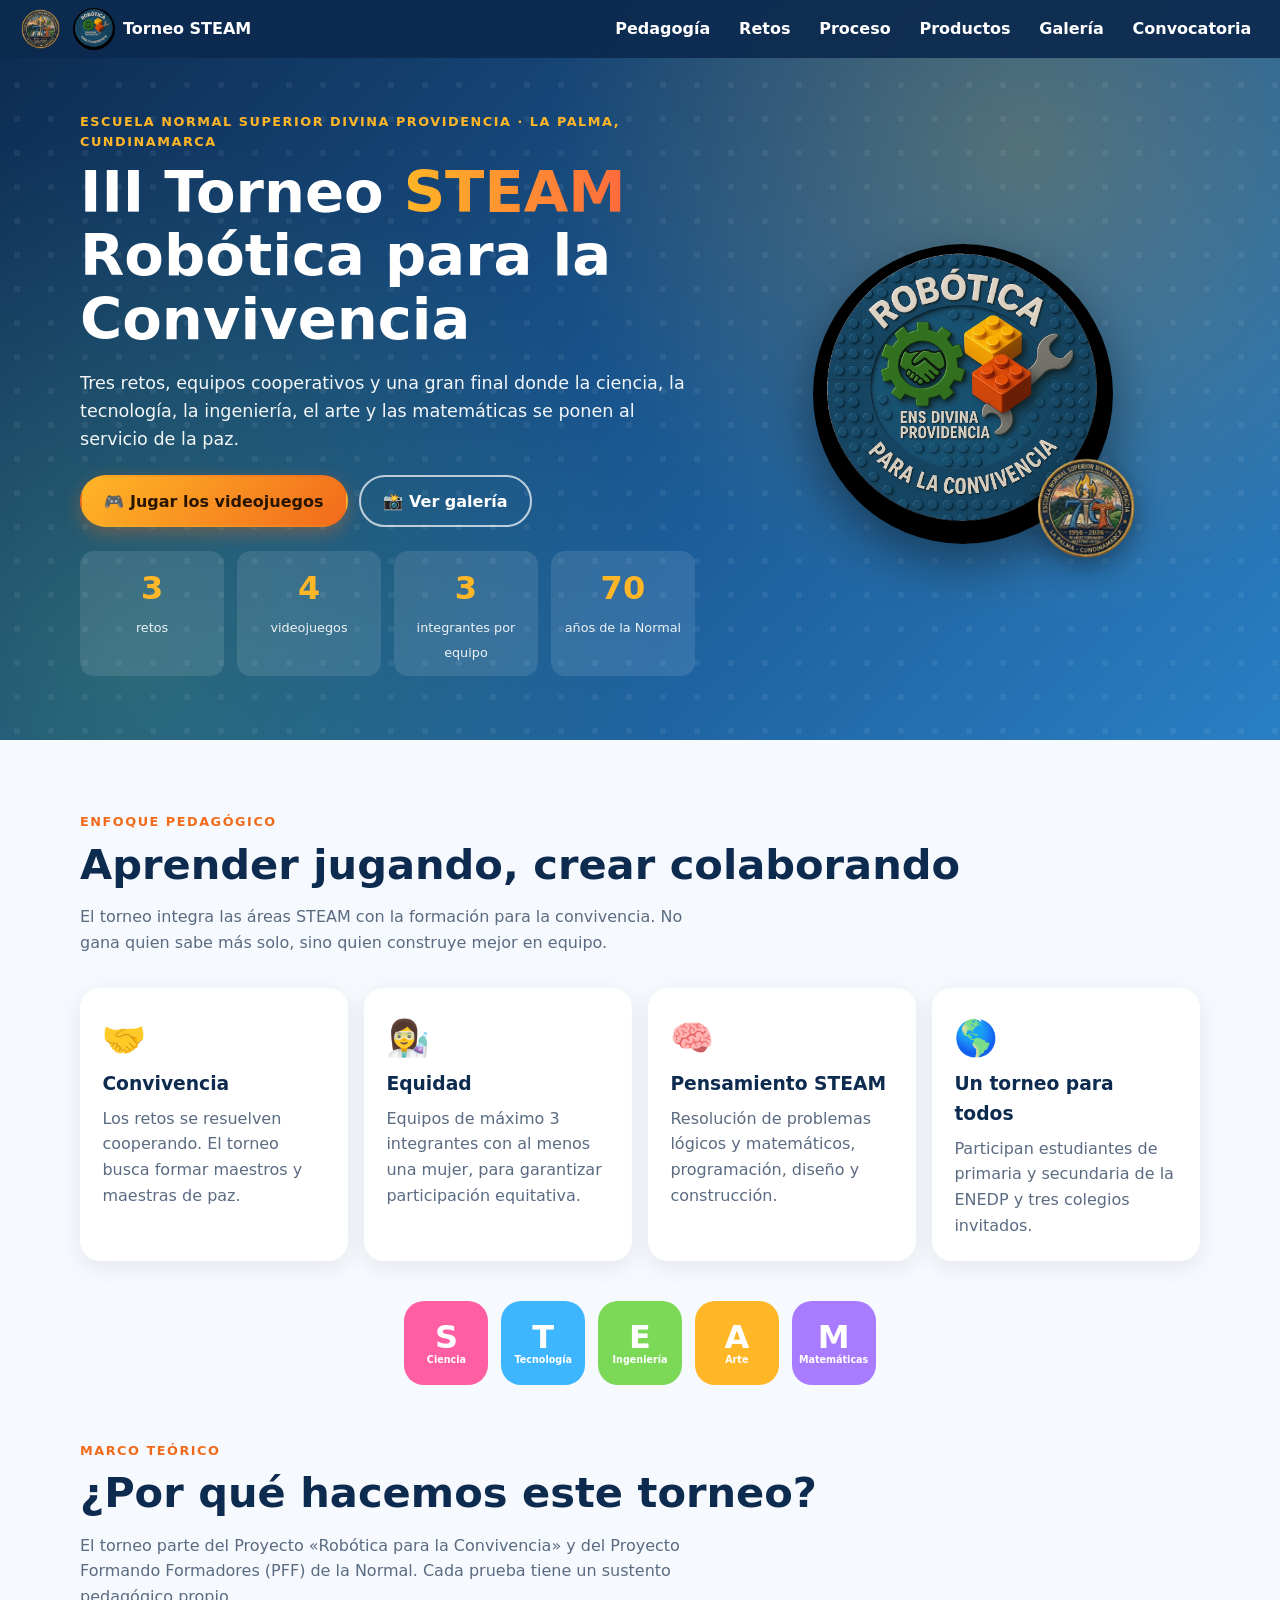
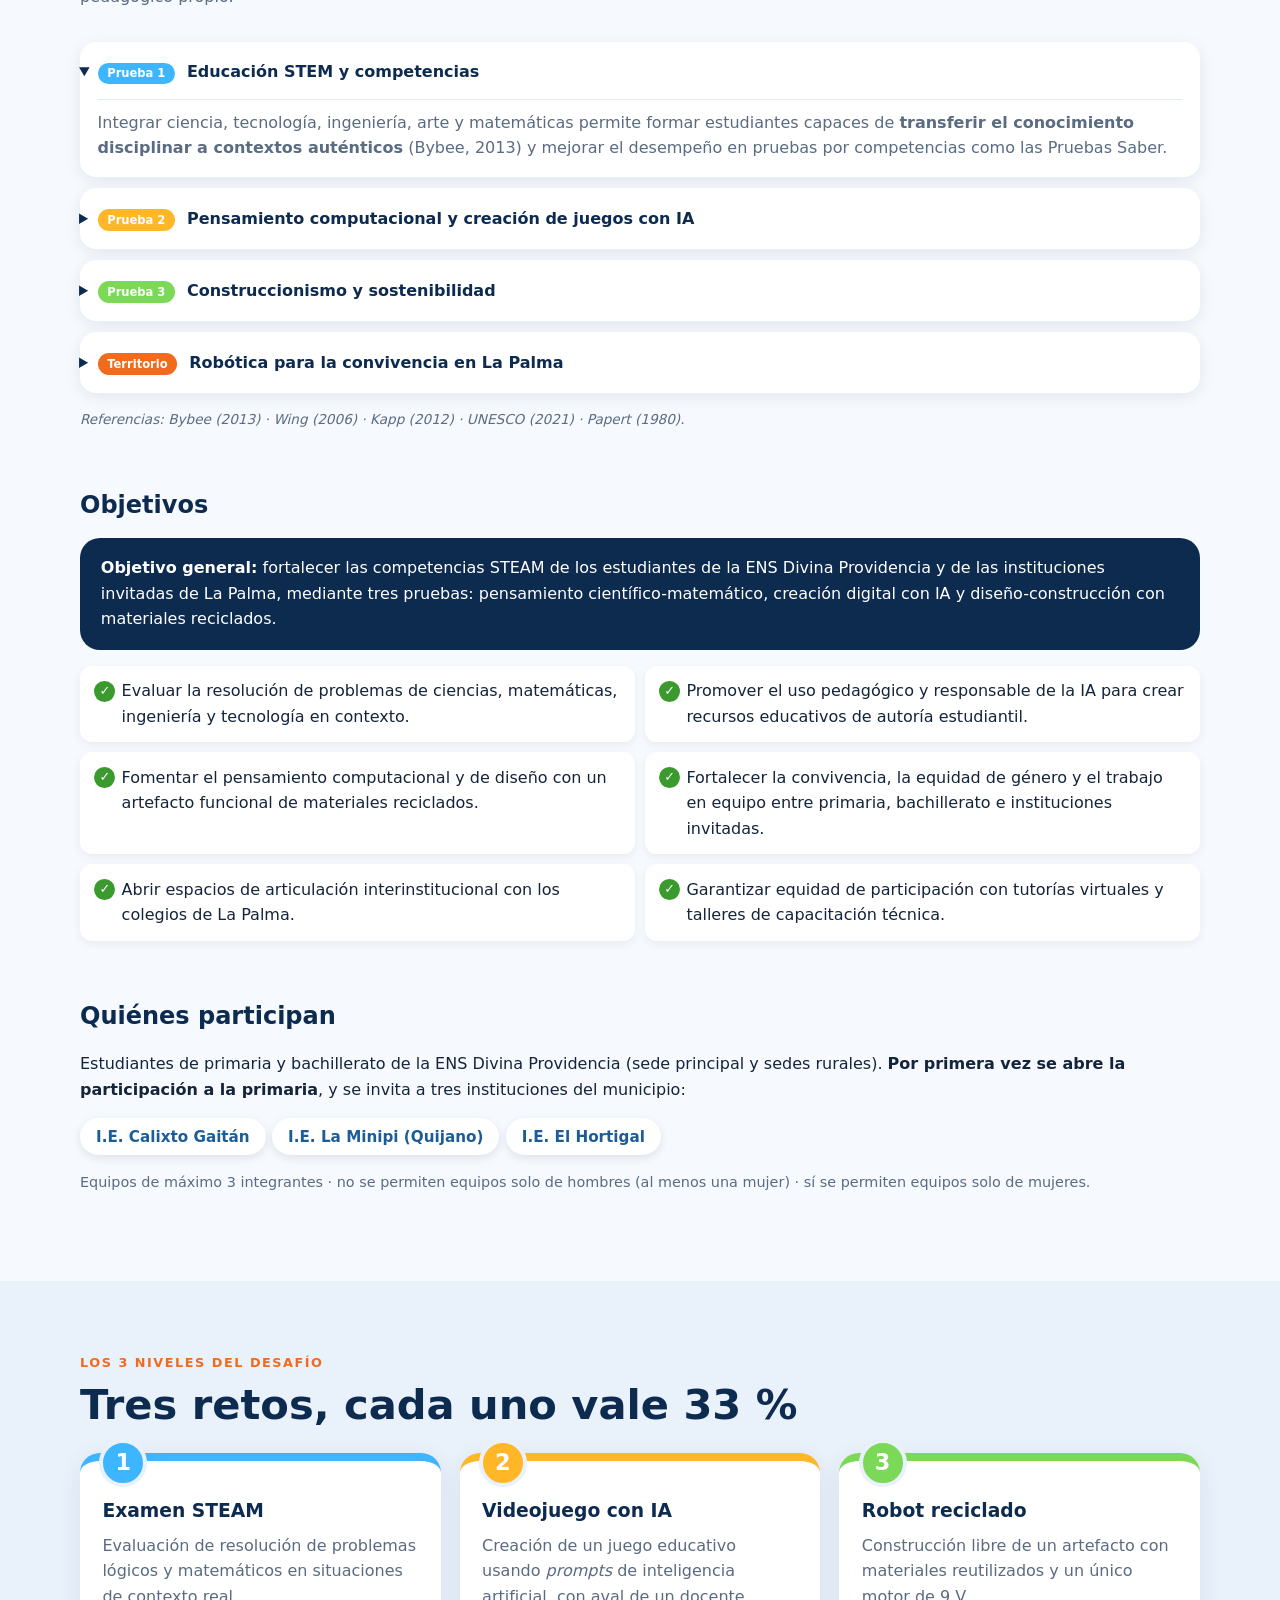
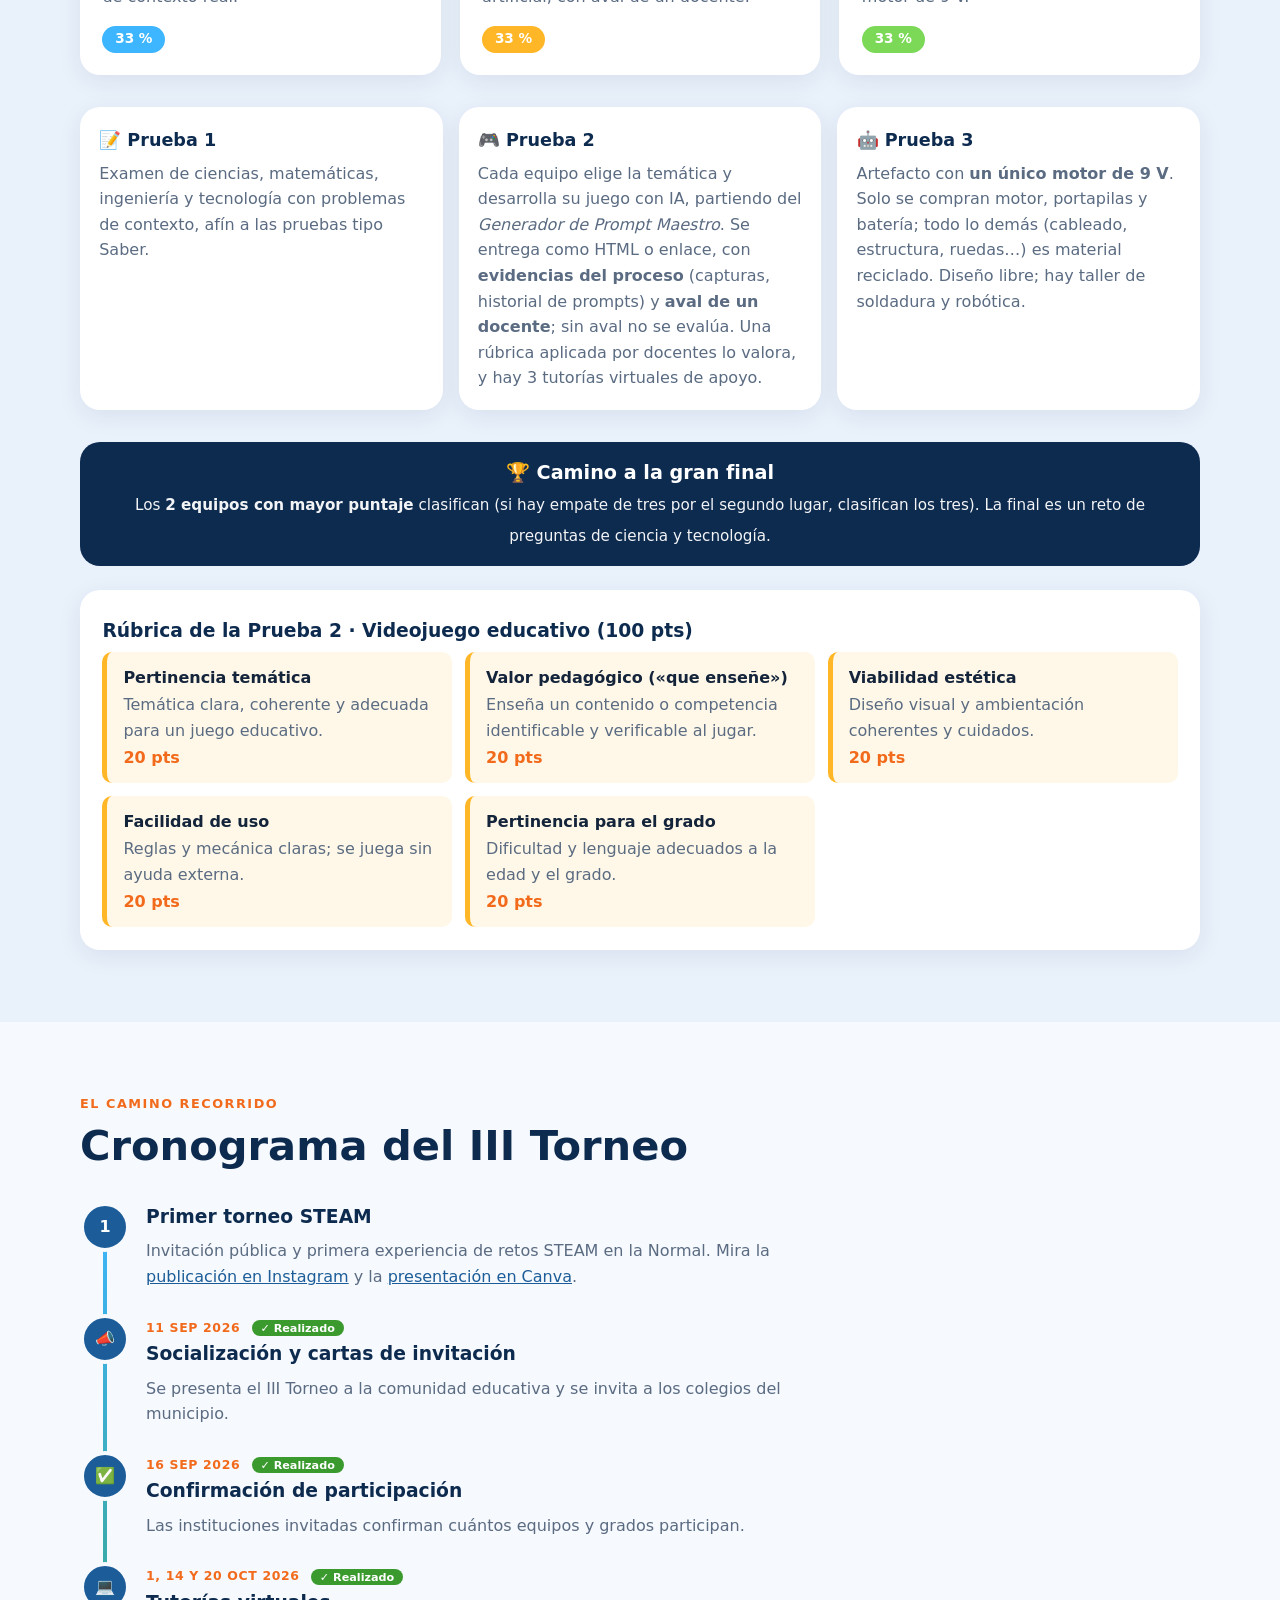
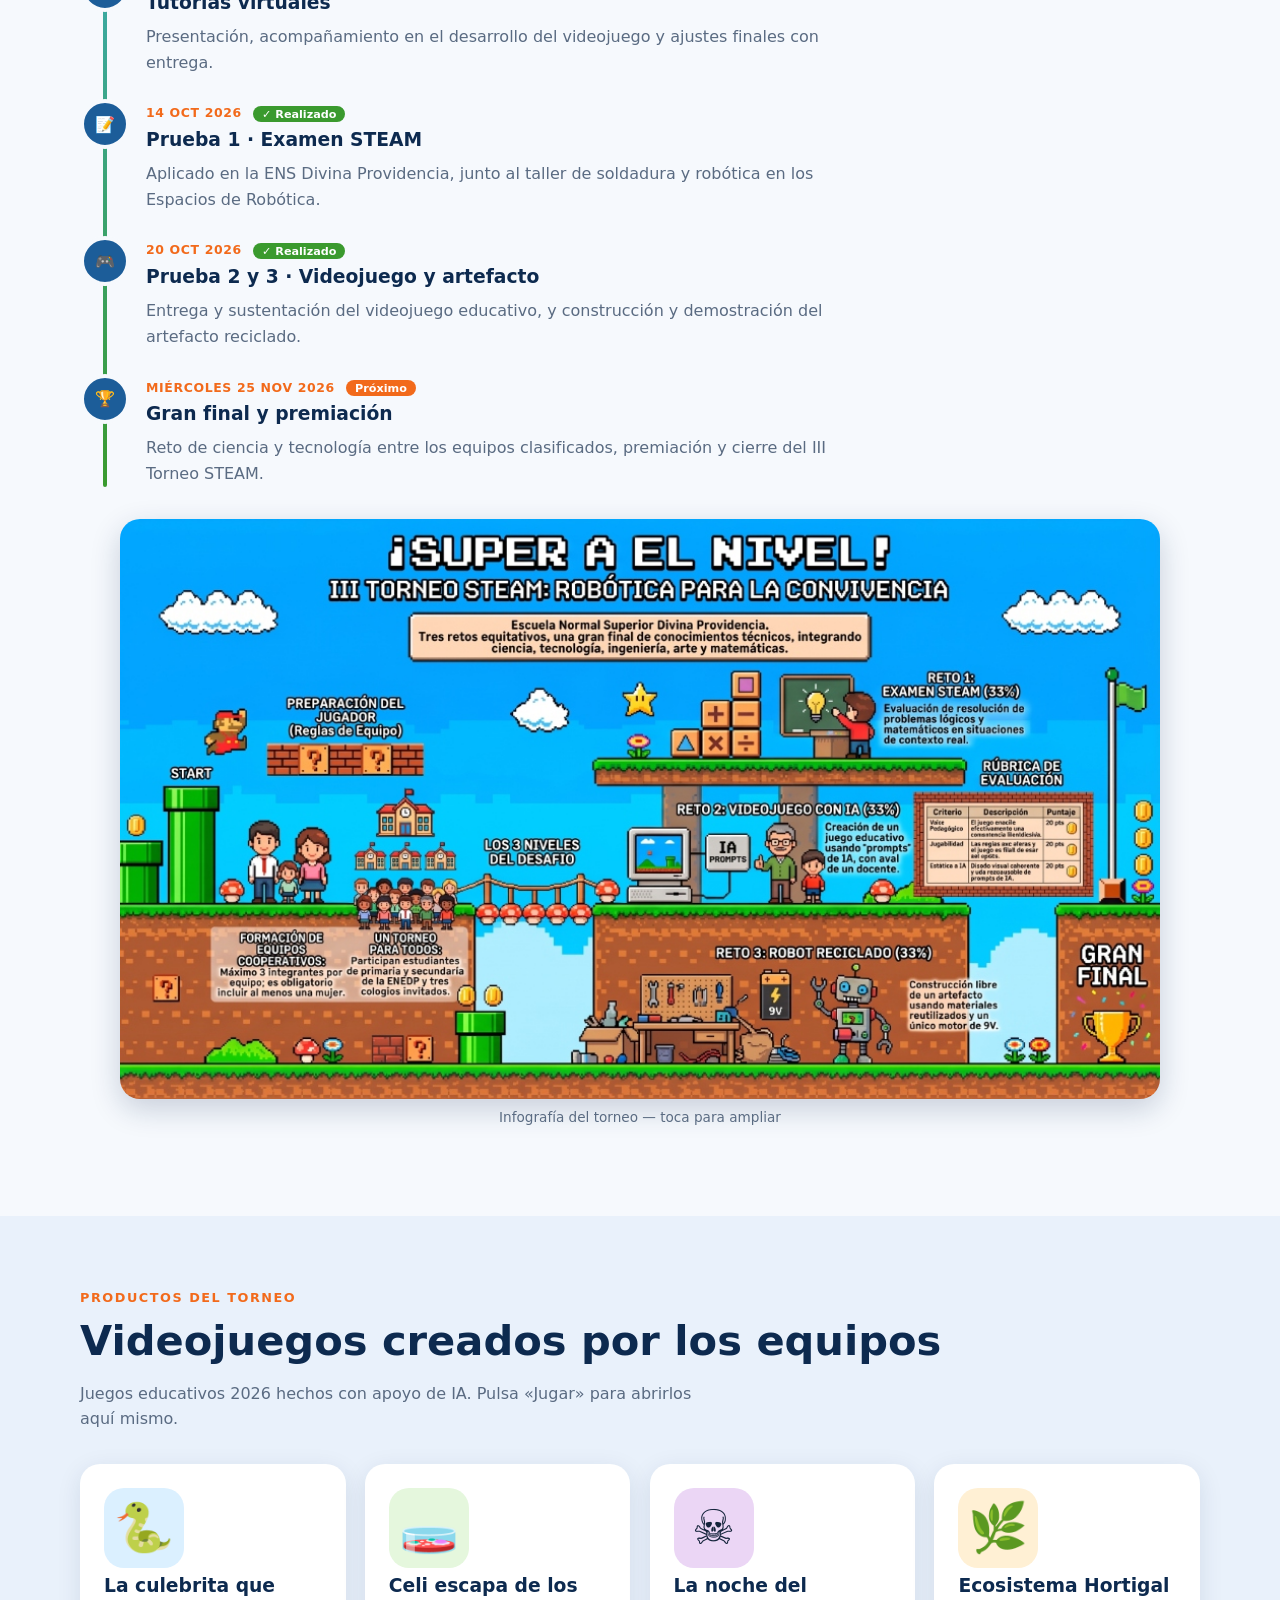
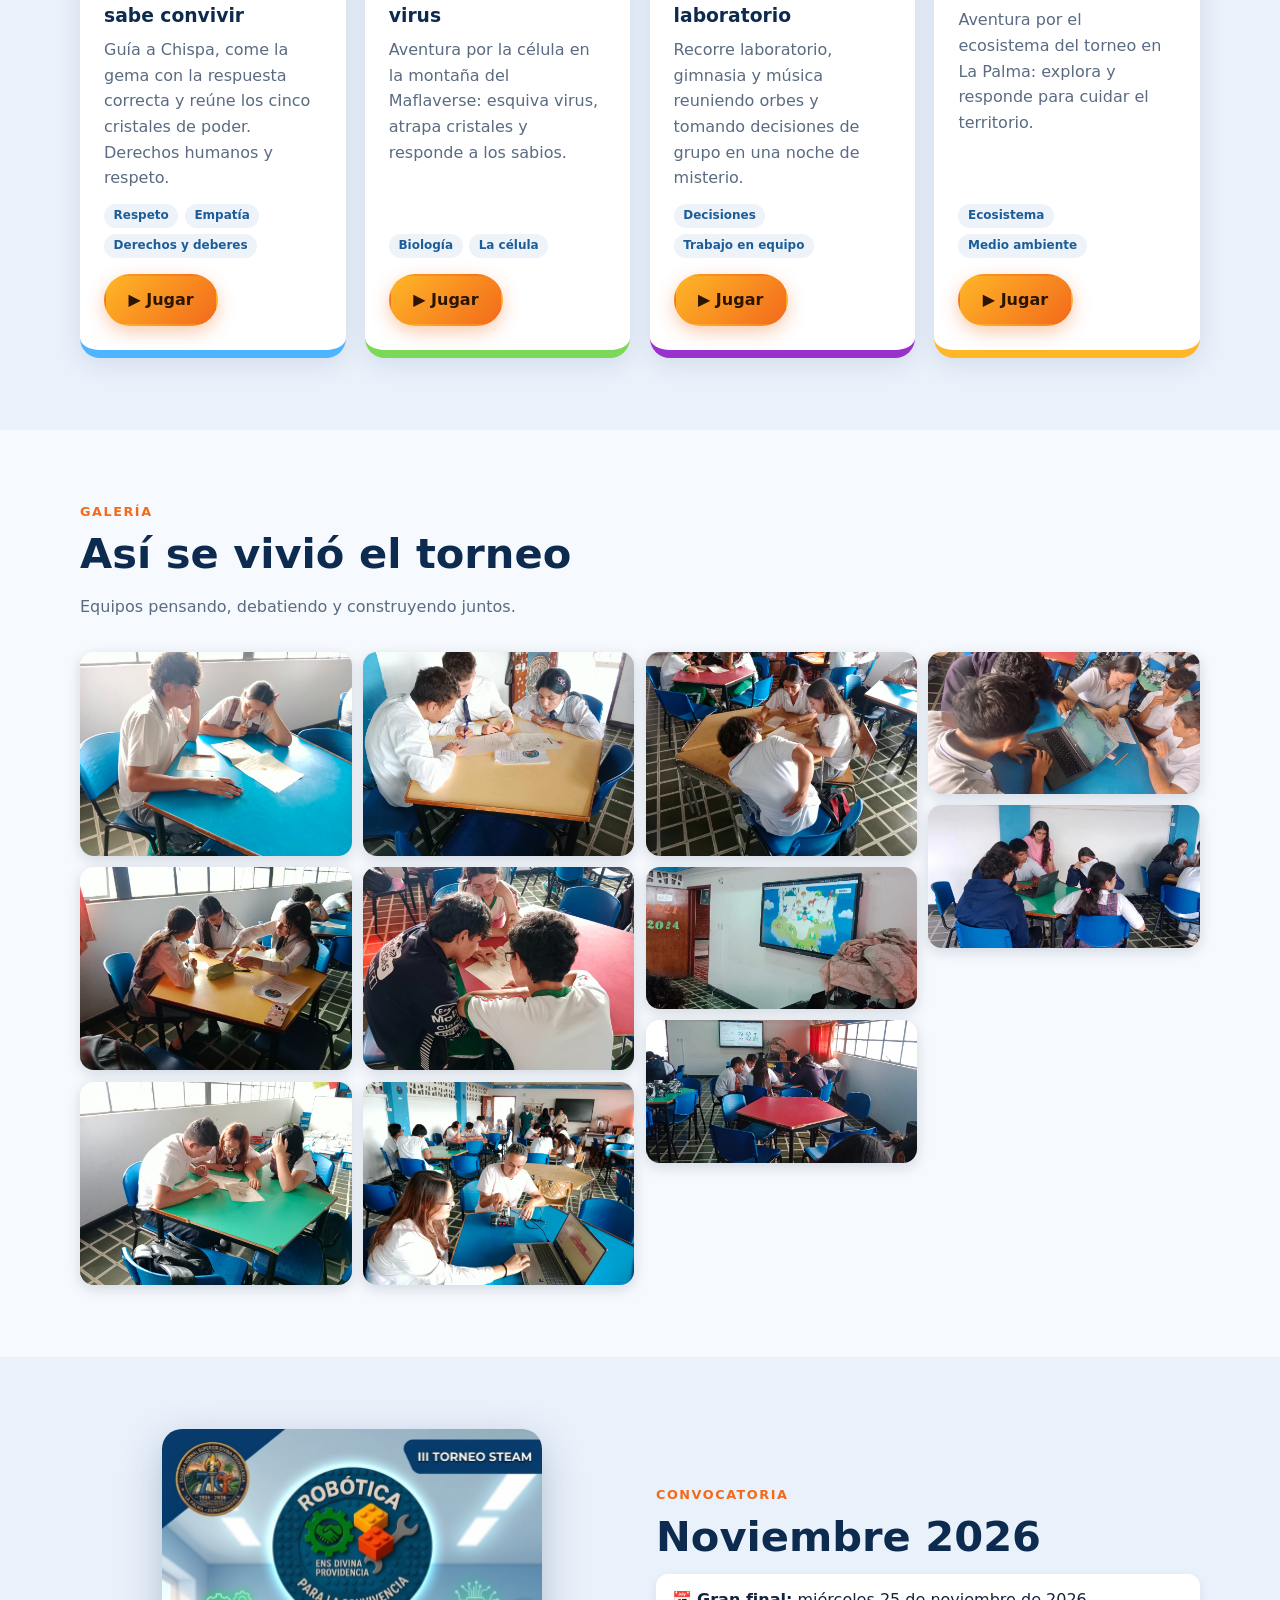
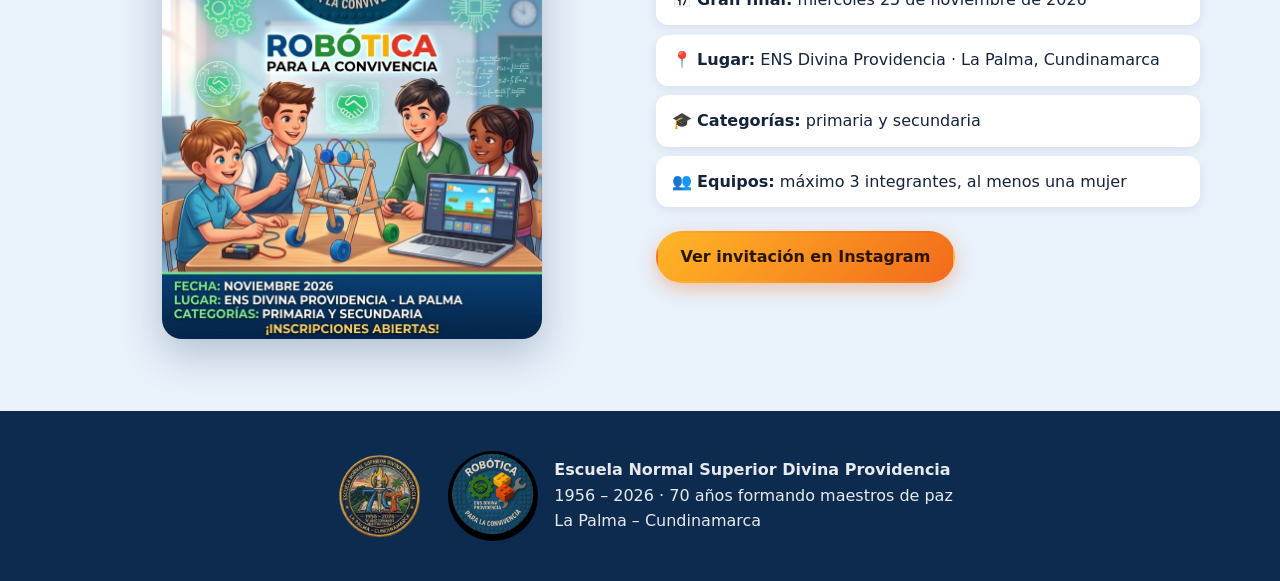
<file: index.html>
<!DOCTYPE html>
<html lang="es">
<head>
<meta charset="UTF-8">
<meta name="viewport" content="width=device-width, initial-scale=1">
<title>III Torneo STEAM · Robótica para la Convivencia · ENS Divina Providencia</title>
<meta name="description" content="Recorrido por el III Torneo STEAM de la Escuela Normal Superior Divina Providencia: pedagogía, retos, videojuegos creados con IA y galería.">
<link rel="icon" href="img/logo-robotica.jpg">
<link rel="stylesheet" href="styles.css">
</head>
<body>

<header class="nav" id="nav">
  <a class="brand" href="#inicio" aria-label="Inicio">
    <img src="img/logo-ens.png" alt="Logo ENS Divina Providencia">
    <img src="img/logo-robotica.jpg" alt="Logo Robótica para la Convivencia" class="round">
    <span>Torneo STEAM</span>
  </a>
  <button class="burger" id="burger" aria-label="Abrir menú" aria-expanded="false"><span></span><span></span><span></span></button>
  <nav id="menu">
    <a href="#pedagogia">Pedagogía</a>
    <a href="#retos">Retos</a>
    <a href="#proceso">Proceso</a>
    <a href="#productos">Productos</a>
    <a href="#galeria">Galería</a>
    <a href="#convocatoria">Convocatoria</a>
  </nav>
</header>

<main>
<!-- HERO -->
<section class="hero" id="inicio">
  <div class="hero-bg"></div>
  <div class="wrap hero-grid">
    <div class="hero-text reveal">
      <p class="kicker">Escuela Normal Superior Divina Providencia · La Palma, Cundinamarca</p>
      <h1>III Torneo <span class="grad">STEAM</span><br>Robótica para la Convivencia</h1>
      <p class="lead">Tres retos, equipos cooperativos y una gran final donde la ciencia, la tecnología, la ingeniería, el arte y las matemáticas se ponen al servicio de la paz.</p>
      <div class="cta">
        <a class="btn primary" href="#productos">🎮 Jugar los videojuegos</a>
        <a class="btn ghost" href="#galeria">📸 Ver galería</a>
      </div>
      <ul class="stats">
        <li><b data-count="3">0</b><span>retos</span></li>
        <li><b data-count="4">0</b><span>videojuegos</span></li>
        <li><b data-count="3">0</b><span>integrantes por equipo</span></li>
        <li><b data-count="70">0</b><span>años de la Normal</span></li>
      </ul>
    </div>
    <div class="hero-art reveal">
      <img src="img/logo-robotica.jpg" alt="Robótica para la Convivencia" class="float">
      <img src="img/logo-ens.png" alt="70 años ENS Divina Providencia" class="badge">
    </div>
  </div>
</section>

<!-- PEDAGOGÍA -->
<section class="sec" id="pedagogia">
  <div class="wrap">
    <p class="kicker">Enfoque pedagógico</p>
    <h2>Aprender jugando, crear colaborando</h2>
    <p class="sub">El torneo integra las áreas STEAM con la formación para la convivencia. No gana quien sabe más solo, sino quien construye mejor en equipo.</p>
    <div class="cards4">
      <article class="card reveal"><div class="ico">🤝</div><h3>Convivencia</h3><p>Los retos se resuelven cooperando. El torneo busca formar maestros y maestras de paz.</p></article>
      <article class="card reveal"><div class="ico">👩‍🔬</div><h3>Equidad</h3><p>Equipos de máximo 3 integrantes con al menos una mujer, para garantizar participación equitativa.</p></article>
      <article class="card reveal"><div class="ico">🧠</div><h3>Pensamiento STEAM</h3><p>Resolución de problemas lógicos y matemáticos, programación, diseño y construcción.</p></article>
      <article class="card reveal"><div class="ico">🌎</div><h3>Un torneo para todos</h3><p>Participan estudiantes de primaria y secundaria de la ENEDP y tres colegios invitados.</p></article>
    </div>
    <div class="steam reveal">
      <span style="--c:#ff5fa2">S<small>Ciencia</small></span>
      <span style="--c:#3db5ff">T<small>Tecnología</small></span>
      <span style="--c:#7bd957">E<small>Ingeniería</small></span>
      <span style="--c:#ffb627">A<small>Arte</small></span>
      <span style="--c:#a97bff">M<small>Matemáticas</small></span>
    </div>

    <div class="block reveal" id="marco">
      <p class="kicker">Marco teórico</p>
      <h2>¿Por qué hacemos este torneo?</h2>
      <p class="sub">El torneo parte del Proyecto «Robótica para la Convivencia» y del Proyecto Formando Formadores (PFF) de la Normal. Cada prueba tiene un sustento pedagógico propio.</p>
      <div class="acc">
        <details open>
          <summary><span class="pill" style="--c:#3db5ff">Prueba 1</span> Educación STEM y competencias</summary>
          <p>Integrar ciencia, tecnología, ingeniería, arte y matemáticas permite formar estudiantes capaces de <b>transferir el conocimiento disciplinar a contextos auténticos</b> (Bybee, 2013) y mejorar el desempeño en pruebas por competencias como las Pruebas Saber.</p>
        </details>
        <details>
          <summary><span class="pill" style="--c:#ffb627">Prueba 2</span> Pensamiento computacional y creación de juegos con IA</summary>
          <p><b>Pensamiento computacional</b> (Wing, 2006): formular problemas y soluciones de modo que un sistema pueda ejecutarlos.</p>
          <p><b>Aprender creando juegos</b>, no solo consumiéndolos (Kapp, 2012): el estudiante debe organizar, secuenciar y comunicar un saber para que otro lo aprenda.</p>
          <p><b>IA generativa como andamiaje creativo</b>, guiada por una estructura de «prompt maestro» y en línea con las orientaciones de la UNESCO (2021): el estudiante mantiene el control y la autoría del propósito educativo.</p>
        </details>
        <details>
          <summary><span class="pill" style="--c:#7bd957">Prueba 3</span> Construccionismo y sostenibilidad</summary>
          <p>Según el <b>construccionismo de Papert</b> (1980), el aprendizaje se consolida al construir artefactos tangibles y significativos. La libertad de diseño —limitada solo por el uso de un motor— privilegia la creatividad por encima de copiar un modelo.</p>
          <p>El uso de materiales reciclables une la formación técnica con la educación ambiental, en coherencia con los <b>ODS 4</b> (educación de calidad) y <b>ODS 12</b> (producción y consumo responsables).</p>
        </details>
        <details>
          <summary><span class="pill" style="--c:#f26a1b">Territorio</span> Robótica para la convivencia en La Palma</summary>
          <p>El proyecto lleva el pensamiento computacional y la robótica <b>más allá del aula urbana</b>, hacia sedes rurales e instituciones vecinas, en un territorio marcado por su condición de posconflicto. Con la primaria, los colegios municipales y los equipos mixtos, el torneo es un espacio de <b>encuentro, convivencia, equidad de género y trabajo colaborativo</b>.</p>
        </details>
      </div>
      <p class="refs">Referencias: Bybee (2013) · Wing (2006) · Kapp (2012) · UNESCO (2021) · Papert (1980).</p>
    </div>

    <div class="block reveal">
      <h3 class="h3big">Objetivos</h3>
      <div class="goal"><b>Objetivo general:</b> fortalecer las competencias STEAM de los estudiantes de la ENS Divina Providencia y de las instituciones invitadas de La Palma, mediante tres pruebas: pensamiento científico-matemático, creación digital con IA y diseño-construcción con materiales reciclados.</div>
      <ul class="checks">
        <li>Evaluar la resolución de problemas de ciencias, matemáticas, ingeniería y tecnología en contexto.</li>
        <li>Promover el uso pedagógico y responsable de la IA para crear recursos educativos de autoría estudiantil.</li>
        <li>Fomentar el pensamiento computacional y de diseño con un artefacto funcional de materiales reciclados.</li>
        <li>Fortalecer la convivencia, la equidad de género y el trabajo en equipo entre primaria, bachillerato e instituciones invitadas.</li>
        <li>Abrir espacios de articulación interinstitucional con los colegios de La Palma.</li>
        <li>Garantizar equidad de participación con tutorías virtuales y talleres de capacitación técnica.</li>
      </ul>
    </div>

    <div class="block reveal">
      <h3 class="h3big">Quiénes participan</h3>
      <p>Estudiantes de primaria y bachillerato de la ENS Divina Providencia (sede principal y sedes rurales). <b>Por primera vez se abre la participación a la primaria</b>, y se invita a tres instituciones del municipio:</p>
      <div class="chips big"><span>I.E. Calixto Gaitán</span><span>I.E. La Minipi (Quijano)</span><span>I.E. El Hortigal</span></div>
      <p class="small">Equipos de máximo 3 integrantes · no se permiten equipos solo de hombres (al menos una mujer) · sí se permiten equipos solo de mujeres.</p>
    </div>
  </div>
</section>

<!-- RETOS -->
<section class="sec alt" id="retos">
  <div class="wrap">
    <p class="kicker">Los 3 niveles del desafío</p>
    <h2>Tres retos, cada uno vale 33 %</h2>
    <div class="levels">
      <article class="level reveal" style="--c:#3db5ff">
        <span class="num">1</span>
        <h3>Examen STEAM</h3>
        <p>Evaluación de resolución de problemas lógicos y matemáticos en situaciones de contexto real.</p>
        <span class="tag">33 %</span>
      </article>
      <article class="level reveal" style="--c:#ffb627">
        <span class="num">2</span>
        <h3>Videojuego con IA</h3>
        <p>Creación de un juego educativo usando <em>prompts</em> de inteligencia artificial, con aval de un docente.</p>
        <span class="tag">33 %</span>
      </article>
      <article class="level reveal" style="--c:#7bd957">
        <span class="num">3</span>
        <h3>Robot reciclado</h3>
        <p>Construcción libre de un artefacto con materiales reutilizados y un único motor de 9&nbsp;V.</p>
        <span class="tag">33 %</span>
      </article>
    </div>
    <div class="details3">
      <div class="dcard reveal"><h4>📝 Prueba 1</h4><p>Examen de ciencias, matemáticas, ingeniería y tecnología con problemas de contexto, afín a las pruebas tipo Saber.</p></div>
      <div class="dcard reveal"><h4>🎮 Prueba 2</h4><p>Cada equipo elige la temática y desarrolla su juego con IA, partiendo del <em>Generador de Prompt Maestro</em>. Se entrega como HTML o enlace, con <b>evidencias del proceso</b> (capturas, historial de prompts) y <b>aval de un docente</b>; sin aval no se evalúa. Una rúbrica aplicada por docentes lo valora, y hay 3 tutorías virtuales de apoyo.</p></div>
      <div class="dcard reveal"><h4>🤖 Prueba 3</h4><p>Artefacto con <b>un único motor de 9 V</b>. Solo se compran motor, portapilas y batería; todo lo demás (cableado, estructura, ruedas…) es material reciclado. Diseño libre; hay taller de soldadura y robótica.</p></div>
    </div>

    <div class="final reveal">
      <b>🏆 Camino a la gran final</b><br>
      <span>Los <b>2 equipos con mayor puntaje</b> clasifican (si hay empate de tres por el segundo lugar, clasifican los tres). La final es un reto de preguntas de ciencia y tecnología.</span>
    </div>

    <div class="rubric reveal">
      <h3>Rúbrica de la Prueba 2 · Videojuego educativo (100 pts)</h3>
      <div class="rtable">
        <div><b>Pertinencia temática</b><p>Temática clara, coherente y adecuada para un juego educativo.</p><em>20 pts</em></div>
        <div><b>Valor pedagógico («que enseñe»)</b><p>Enseña un contenido o competencia identificable y verificable al jugar.</p><em>20 pts</em></div>
        <div><b>Viabilidad estética</b><p>Diseño visual y ambientación coherentes y cuidados.</p><em>20 pts</em></div>
        <div><b>Facilidad de uso</b><p>Reglas y mecánica claras; se juega sin ayuda externa.</p><em>20 pts</em></div>
        <div><b>Pertinencia para el grado</b><p>Dificultad y lenguaje adecuados a la edad y el grado.</p><em>20 pts</em></div>
      </div>
    </div>
  </div>
</section>

<!-- PROCESO -->
<section class="sec" id="proceso">
  <div class="wrap">
    <p class="kicker">El camino recorrido</p>
    <h2>Cronograma del III Torneo</h2>
    <ol class="timeline">
      <li class="reveal"><span class="dot">1</span><div><h3>Primer torneo STEAM</h3><p>Invitación pública y primera experiencia de retos STEAM en la Normal. Mira la <a href="https://www.instagram.com/p/DP5b5UuDYRq/" target="_blank" rel="noopener">publicación en Instagram</a> y la <a href="https://canva.link/px9cz86op3cn8b1" target="_blank" rel="noopener">presentación en Canva</a>.</p></div></li>
      <li class="reveal"><span class="dot">📣</span><div><span class="date">11 sep 2026 <i class="st done">✓ Realizado</i></span><h3>Socialización y cartas de invitación</h3><p>Se presenta el III Torneo a la comunidad educativa y se invita a los colegios del municipio.</p></div></li>
      <li class="reveal"><span class="dot">✅</span><div><span class="date">16 sep 2026 <i class="st done">✓ Realizado</i></span><h3>Confirmación de participación</h3><p>Las instituciones invitadas confirman cuántos equipos y grados participan.</p></div></li>
      <li class="reveal"><span class="dot">💻</span><div><span class="date">1, 14 y 20 oct 2026 <i class="st done">✓ Realizado</i></span><h3>Tutorías virtuales</h3><p>Presentación, acompañamiento en el desarrollo del videojuego y ajustes finales con entrega.</p></div></li>
      <li class="reveal"><span class="dot">📝</span><div><span class="date">14 oct 2026 <i class="st done">✓ Realizado</i></span><h3>Prueba 1 · Examen STEAM</h3><p>Aplicado en la ENS Divina Providencia, junto al taller de soldadura y robótica en los Espacios de Robótica.</p></div></li>
      <li class="reveal"><span class="dot">🎮</span><div><span class="date">20 oct 2026 <i class="st done">✓ Realizado</i></span><h3>Prueba 2 y 3 · Videojuego y artefacto</h3><p>Entrega y sustentación del videojuego educativo, y construcción y demostración del artefacto reciclado.</p></div></li>
      <li class="reveal"><span class="dot">🏆</span><div><span class="date">miércoles 25 nov 2026 <i class="st next">Próximo</i></span><h3>Gran final y premiación</h3><p>Reto de ciencia y tecnología entre los equipos clasificados, premiación y cierre del III Torneo STEAM.</p></div></li>
    </ol>
    <figure class="infog reveal">
      <img src="img/infografia.jpg" alt="Infografía ¡Súper a el nivel! III Torneo STEAM" loading="lazy" data-zoom>
      <figcaption>Infografía del torneo — toca para ampliar</figcaption>
    </figure>
  </div>
</section>

<!-- PRODUCTOS -->
<section class="sec alt" id="productos">
  <div class="wrap">
    <p class="kicker">Productos del torneo</p>
    <h2>Videojuegos creados por los equipos</h2>
    <p class="sub">Juegos educativos 2026 hechos con apoyo de IA. Pulsa «Jugar» para abrirlos aquí mismo.</p>
    <div class="games">
      <article class="game reveal" style="--c:#4db5ff">
        <div class="gart">🐍</div>
        <h3>La culebrita que sabe convivir</h3>
        <p>Guía a Chispa, come la gema con la respuesta correcta y reúne los cinco cristales de poder. Derechos humanos y respeto.</p>
        <div class="chips"><span>Respeto</span><span>Empatía</span><span>Derechos y deberes</span></div>
        <button class="btn primary play" data-src="juegos/culebrita-ciudadana.html" data-title="La culebrita que sabe convivir">▶ Jugar</button>
      </article>
      <article class="game reveal" style="--c:#7bd957">
        <div class="gart">🧫</div>
        <h3>Celi escapa de los virus</h3>
        <p>Aventura por la célula en la montaña del Maflaverse: esquiva virus, atrapa cristales y responde a los sabios.</p>
        <div class="chips"><span>Biología</span><span>La célula</span></div>
        <button class="btn primary play" data-src="juegos/juego-celula.html" data-title="Celi escapa de los virus">▶ Jugar</button>
      </article>
      <article class="game reveal" style="--c:#9932cc">
        <div class="gart">☠️</div>
        <h3>La noche del laboratorio</h3>
        <p>Recorre laboratorio, gimnasia y música reuniendo orbes y tomando decisiones de grupo en una noche de misterio.</p>
        <div class="chips"><span>Decisiones</span><span>Trabajo en equipo</span></div>
        <button class="btn primary play" data-src="juegos/divina-mns.html" data-title="La noche del laboratorio">▶ Jugar</button>
      </article>
      <article class="game reveal" style="--c:#ffb627">
        <div class="gart">🌿</div>
        <h3>Ecosistema Hortigal</h3>
        <p>Aventura por el ecosistema del torneo en La Palma: explora y responde para cuidar el territorio.</p>
        <div class="chips"><span>Ecosistema</span><span>Medio ambiente</span></div>
        <button class="btn primary play" data-src="juegos/torneo-dks.html" data-title="Ecosistema Hortigal">▶ Jugar</button>
      </article>
    </div>
  </div>
</section>

<!-- GALERÍA -->
<section class="sec" id="galeria">
  <div class="wrap">
    <p class="kicker">Galería</p>
    <h2>Así se vivió el torneo</h2>
    <p class="sub">Equipos pensando, debatiendo y construyendo juntos.</p>
    <div class="gallery" id="gallery"></div>
  </div>
</section>

<!-- CONVOCATORIA -->
<section class="sec alt" id="convocatoria">
  <div class="wrap conv">
    <img src="img/afiche.jpg" alt="Afiche III Torneo STEAM" loading="lazy" data-zoom class="reveal">
    <div class="reveal">
      <p class="kicker">Convocatoria</p>
      <h2>Noviembre 2026</h2>
      <ul class="info">
        <li>📅 <b>Gran final:</b> miércoles 25 de noviembre de 2026</li>
        <li>📍 <b>Lugar:</b> ENS Divina Providencia · La Palma, Cundinamarca</li>
        <li>🎓 <b>Categorías:</b> primaria y secundaria</li>
        <li>👥 <b>Equipos:</b> máximo 3 integrantes, al menos una mujer</li>
      </ul>
      <a class="btn primary" href="https://www.instagram.com/p/DP5b5UuDYRq/" target="_blank" rel="noopener">Ver invitación en Instagram</a>
    </div>
  </div>
</section>
</main>

<footer>
  <div class="wrap foot">
    <div class="logos"><img src="img/logo-ens.png" alt="ENS Divina Providencia"><img src="img/logo-robotica.jpg" alt="Robótica para la Convivencia" class="round"></div>
    <p><b>Escuela Normal Superior Divina Providencia</b><br>1956 – 2026 · 70 años formando maestros de paz<br>La Palma – Cundinamarca</p>
  </div>
</footer>

<!-- Modal juego -->
<div class="modal" id="gameModal" aria-hidden="true" role="dialog" aria-modal="true">
  <div class="mbar"><b id="gameTitle"></b><span><a id="gameOpen" target="_blank" rel="noopener">↗ Pantalla completa</a><button id="gameClose" aria-label="Cerrar">✕</button></span></div>
  <iframe id="gameFrame" title="Juego" allow="fullscreen"></iframe>
</div>
<!-- Lightbox -->
<div class="lightbox" id="lb" aria-hidden="true">
  <button class="lbx" id="lbClose" aria-label="Cerrar">✕</button>
  <button class="lbn prev" id="lbPrev" aria-label="Anterior">‹</button>
  <img id="lbImg" alt="">
  <button class="lbn next" id="lbNext" aria-label="Siguiente">›</button>
</div>

<script src="app.js"></script>
</body>
</html>
</file>
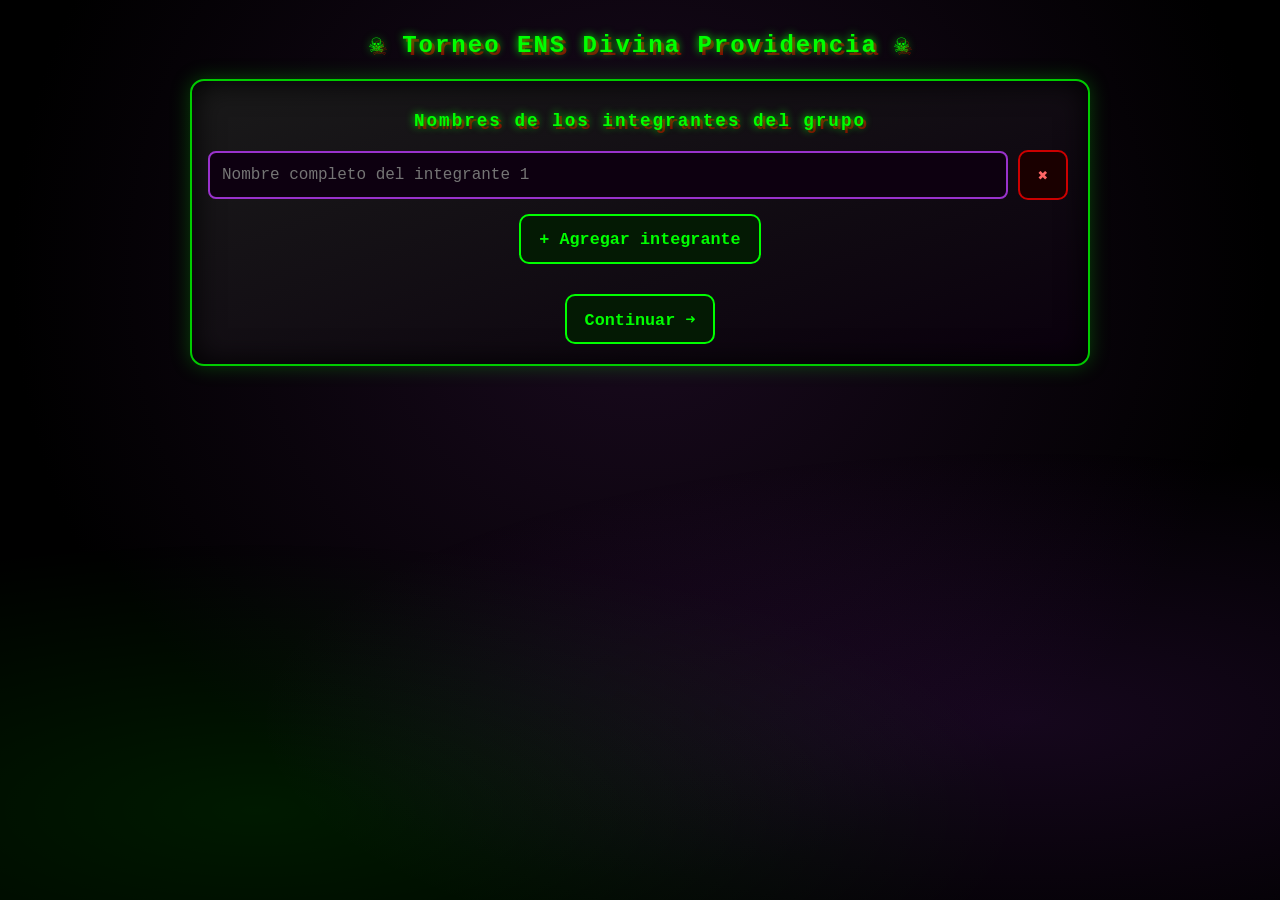
<file: juegos/divina-mns.html>
<!DOCTYPE html>
<html lang="es">
<head>
<meta charset="UTF-8">
<meta name="viewport" content="width=device-width, initial-scale=1, viewport-fit=cover">
<title>Torneo ENS Divina Providencia · Torneo de la palma</title>
<style>
/* ===== PALETA TERROR / LABORATORIO ===== */
:root{--g:#00ff00;--g2:#00cc00;--k:#000;--k2:#1a1a1a;--r:#8b0000;--r2:#cc0000;--v:#8b008b;--v2:#9932cc}
*{box-sizing:border-box;-webkit-tap-highlight-color:transparent}
html,body{margin:0;height:100%;background:radial-gradient(circle at 50% 30%,#1a0a1f,#000 70%);color:#c8ffc8;font-family:"Courier New",monospace;overflow-x:hidden}
#app{max-width:920px;margin:0 auto;padding:10px;min-height:100%;position:relative}
/* niebla animada */
.fog{position:fixed;inset:0;pointer-events:none;z-index:0;background:
radial-gradient(ellipse 60% 30% at 20% 90%,rgba(0,255,0,.10),transparent),
radial-gradient(ellipse 60% 30% at 80% 80%,rgba(153,50,204,.14),transparent);animation:fog 9s ease-in-out infinite alternate}
@keyframes fog{to{transform:translateX(40px) scale(1.1);opacity:.6}}
.screen{display:none;position:relative;z-index:1;animation:in .6s ease}
.screen.on{display:block}
@keyframes in{from{opacity:0;transform:translateY(14px)}}
h1,h2{color:var(--g);text-shadow:0 0 8px var(--g),3px 3px 0 var(--r);text-align:center;letter-spacing:2px;animation:fl 3s infinite}
@keyframes fl{0%,92%,100%{opacity:1}94%{opacity:.4}96%{opacity:1}98%{opacity:.5}}
.card{background:linear-gradient(160deg,var(--k2),#0a000d);border:2px solid var(--g2);border-radius:14px;padding:16px;box-shadow:0 0 20px rgba(0,255,0,.25),inset 0 0 30px #000;margin:10px 0}
button{font:inherit;font-weight:bold;font-size:1.05rem;min-height:50px;padding:10px 18px;border-radius:10px;border:2px solid var(--g);background:#041a04;color:var(--g);cursor:pointer;transition:.2s;margin:4px}
button:hover{background:var(--g);color:#000;box-shadow:0 0 16px var(--g);transform:scale(1.03)}
button.red{border-color:var(--r2);color:#ff6666;background:#1a0000}
button.red:hover{background:var(--r2);color:#fff;box-shadow:0 0 16px var(--r2)}
input{font:inherit;width:100%;min-height:48px;padding:8px 12px;border-radius:8px;border:2px solid var(--v2);background:#0d0010;color:#fff;font-size:1rem}
input:focus{outline:none;border-color:var(--g);box-shadow:0 0 10px var(--g)}
.row{display:flex;gap:6px;align-items:center;margin:6px 0}
.err{color:#ff5555;font-weight:bold;min-height:1.4em;text-align:center}
.center{text-align:center}
li{margin:5px 0}
/* HUD y juego */
#hud{display:flex;flex-wrap:wrap;gap:8px;align-items:center;justify-content:space-between;background:#0a0a0a;border:2px solid var(--v2);border-radius:10px;padding:6px 10px;font-weight:bold}
#bar{width:110px;height:14px;border:1px solid var(--g);border-radius:8px;overflow:hidden;display:inline-block;vertical-align:middle;background:#000}
#bar i{display:block;height:100%;width:70%;background:linear-gradient(90deg,var(--r2),var(--g));transition:width .5s}
#hud button{min-height:38px;padding:2px 10px;margin:0}
#cw{position:relative;margin-top:8px}
canvas{width:100%;display:block;border:3px solid var(--g2);border-radius:12px;background:#000;box-shadow:0 0 25px rgba(0,255,0,.3);touch-action:none}
#toast{position:absolute;top:10px;left:50%;transform:translateX(-50%);background:rgba(0,0,0,.85);border:2px solid var(--g);padding:6px 14px;border-radius:20px;opacity:0;transition:.4s;pointer-events:none;white-space:nowrap}
#ov{position:absolute;inset:0;background:rgba(0,0,0,.88);display:none;align-items:center;justify-content:center;padding:10px;overflow:auto;border-radius:12px;z-index:5}
#ov .card{max-width:640px;width:100%;margin:0}
#ov button.opt{display:block;width:100%;text-align:left}
#tc{display:none;justify-content:space-between;margin-top:8px}
#tc button{width:30%;min-height:64px;font-size:1.8rem;user-select:none;-webkit-user-select:none}
@media(hover:none),(max-width:900px){#tc{display:flex}}
.good{color:var(--g)}.bad{color:#ff5555}
</style>
</head>
<body>
<div class="fog"></div>
<div id="app">

<!-- 1. REGISTRO -->
<section id="s-reg" class="screen on">
  <h1>☠️ Torneo ENS Divina Providencia ☠️</h1>
  <div class="card">
    <h2 style="font-size:1.1rem">Nombres de los integrantes del grupo</h2>
    <div id="members"></div>
    <div class="center"><button id="add">+ Agregar integrante</button></div>
    <div class="err" id="regErr"></div>
    <div class="center"><button id="regOk">Continuar ➜</button></div>
  </div>
</section>

<!-- 2. INICIO -->
<section id="s-start" class="screen">
  <h1>🧪 Torneo de la Palma:<br>La Noche del Laboratorio 🧪</h1>
  <div class="card">
    <b>Grupo registrado:</b>
    <ul id="roster"></ul>
    <b>Instrucciones:</b>
    <ul>
      <li>🎮 Mueve con ← → (o A/D) y salta con ↑ / Espacio (en celular usa los botones).</li>
      <li>❓ Toca los orbes para responder preguntas de biología y cuerpo en movimiento. ¡Aprendes mientras juegas!</li>
      <li>☠️ Evita los peligros y no caigas a los fosos: gastan tu energía ⚡.</li>
      <li>🚪 Reúne los 3 orbes de cada salón para abrir la puerta. Recorre Laboratorio, Gimnasia y Música.</li>
      <li>🧠 Antes de cada salón tomarán decisiones de estudiante: sus consecuencias se notan en tu energía y calificación.</li>
      <li>🎯 Meta: obtener una buena calificación (nota de 0.0 a 5.0).</li>
    </ul>
    <div class="center"><button id="play">▶ Jugar</button></div>
  </div>
</section>

<!-- JUEGO -->
<section id="s-game" class="screen">
  <div id="hud">
    <span id="hRoom">🧪</span>
    <span>⭐ <b id="hScore">0</b></span>
    <span>⚡ <span id="bar"><i></i></span></span>
    <span>❓ <b id="hOrb">0/3</b></span>
    <button id="mute" title="Silenciar / activar sonido">🔊</button>
  </div>
  <div id="cw"><canvas id="cv" width="800" height="400"></canvas><div id="toast"></div><div id="ov"></div></div>
  <div id="tc"><button id="bL" class="red">◀</button><button id="bJ">⬆</button><button id="bR" class="red">▶</button></div>
</section>

<!-- FINAL -->
<section id="s-end" class="screen">
  <h1 id="eTitle"></h1>
  <div class="card" id="eBody"></div>
</section>
</div>

<script>
"use strict";
/* ================= ESTADO EN MEMORIA (sin localStorage) ================= */
let members=[];            // integrantes registrados
let G={};                  // estado de la partida
const $=id=>document.getElementById(id);
function screen(id){document.querySelectorAll('.screen').forEach(s=>s.classList.remove('on'));$(id).classList.add('on');}

/* ================= AUDIO: REGGAETON CON WEB AUDIO API ================= */
let AC,master,muted=false,musicOn=false,step=0,nextT=0,tm;
function initAudio(){
  if(AC){if(AC.state==='suspended')AC.resume();return;}
  AC=new(window.AudioContext||window.webkitAudioContext)();
  master=AC.createGain();master.gain.value=muted?0:.5;master.connect(AC.destination);
}
function tone(f,t,d,type,v,f2){
  const o=AC.createOscillator(),g=AC.createGain();o.type=type;o.frequency.setValueAtTime(f,t);
  if(f2)o.frequency.exponentialRampToValueAtTime(f2,t+d);
  g.gain.setValueAtTime(v,t);g.gain.exponentialRampToValueAtTime(.001,t+d);
  o.connect(g);g.connect(master);o.start(t);o.stop(t+d+.02);
}
function noise(t,d,v,hp){
  const n=AC.sampleRate*d,b=AC.createBuffer(1,n,AC.sampleRate),a=b.getChannelData(0);
  for(let i=0;i<n;i++)a[i]=Math.random()*2-1;
  const s=AC.createBufferSource(),f=AC.createBiquadFilter(),g=AC.createGain();
  s.buffer=b;f.type='highpass';f.frequency.value=hp;g.gain.setValueAtTime(v,t);g.gain.exponentialRampToValueAtTime(.001,t+d);
  s.connect(f);f.connect(g);g.connect(master);s.start(t);
}
// Patrón dembow (~92 BPM): bombo en cada negra, caja en pasos 3,6,11,14, bajo menor y melodía misteriosa
const ROOTS=[55,43.65,65.41,49],LEAD=[220,261.6,329.6,392,329.6,261.6];
function playStep(s,t){
  const bar=Math.floor(s/16)%4,p=s%16;
  if(p%4===0){tone(150,t,.22,'sine',.9,40);}
  if([3,6,11,14].includes(p)){noise(t,.12,.35,1500);tone(220,t,.08,'triangle',.25);}
  if(p%2===0)noise(t,.03,.12,7000);
  if([0,3,6,8,11,14].includes(p))tone(ROOTS[bar],t,.2,'sawtooth',.22);
  if([0,6,10].includes(p))tone(LEAD[(s>>2)%6],t,.3,'square',.06);
}
function sched(){
  while(nextT<AC.currentTime+.2){playStep(step,nextT);nextT+=60/92/4;step++;}
}
function startMusic(){initAudio();if(musicOn)return;musicOn=true;nextT=AC.currentTime+.1;tm=setInterval(sched,25);}
function sfx(k){
  if(!AC)return;const t=AC.currentTime;
  if(k==='ok'){[523,659,784,1046].forEach((f,i)=>tone(f,t+i*.08,.18,'square',.18));}
  else if(k==='bad'){tone(200,t,.4,'sawtooth',.3,60);}
  else if(k==='click'){tone(700,t,.06,'square',.15);}
  else if(k==='jump'){tone(300,t,.15,'sine',.2,600);}
  else if(k==='hit'){noise(t,.2,.5,300);tone(120,t,.2,'sawtooth',.3,40);}
  else if(k==='trans'){tone(200,t,.6,'sawtooth',.2,900);tone(100,t,.6,'sine',.2,500);}
}
$('mute').onclick=()=>{initAudio();muted=!muted;master.gain.value=muted?0:.5;$('mute').textContent=muted?'🔇':'🔊';};
document.addEventListener('click',e=>{if(e.target.tagName==='BUTTON'&&AC)sfx('click');});

/* ================= 1. REGISTRO ================= */
function renderMembers(){
  $('members').innerHTML=members.map((m,i)=>`<div class="row"><input data-i="${i}" placeholder="Nombre completo del integrante ${i+1}" value="${m.replace(/"/g,'&quot;')}"><button class="red" data-d="${i}" title="Quitar">✖</button></div>`).join('');
  $('members').querySelectorAll('input').forEach(inp=>inp.oninput=()=>members[inp.dataset.i]=inp.value);
  $('members').querySelectorAll('[data-d]').forEach(b=>b.onclick=()=>{members.splice(b.dataset.d,1);if(!members.length)members.push('');renderMembers();});
}
members=[''];renderMembers();
$('add').onclick=()=>{members.push('');renderMembers();};
$('regOk').onclick=()=>{
  initAudio();
  const names=members.map(m=>m.trim());
  if(!names.some(n=>n)){$('regErr').textContent='⚠️ Escribe el nombre completo de al menos un integrante.';return;}
  if(names.some(n=>!n)){$('regErr').textContent='⚠️ Hay campos vacíos: complétalos o quita ese integrante.';return;}
  members=names;$('regErr').textContent='';
  $('roster').innerHTML=members.map(m=>`<li>🧑‍🎓 ${m.replace(/</g,'&lt;')}</li>`).join('');
  startMusic();screen('s-start');
};

/* ================= CONTENIDO EDUCATIVO ================= */
// Decisiones del caso práctico (e = energía, s = puntos)
const DEC=[
 {t:'🌙 Noche antes del laboratorio',q:'Mañana hay práctica de laboratorio y examen. ¿Qué hace tu grupo esta noche?',o:[
  {t:'Repasar un rato y dormir 8 horas',e:25,s:100,fb:'¡Correcto! Dormir consolida la memoria y recarga energía. Tu cuerpo rinde más.'},
  {t:'Trasnochar jugando videojuegos',e:-30,s:0,fb:'El sueño insuficiente baja la atención y la reacción. Entras agotado.'},
  {t:'Tomar bebidas energéticas toda la noche',e:-15,s:25,fb:'La cafeína da un pico falso y luego cansancio. No reemplaza el descanso.'}]},
 {t:'🍽️ Desayuno antes de Gimnasia',q:'Se acerca la clase de educación física. ¿Qué desayunas?',o:[
  {t:'Avena, fruta y agua',e:20,s:100,fb:'¡Excelente! Los carbohidratos complejos y la hidratación dan energía sostenida a tus músculos.'},
  {t:'Nada, así corro más ligero',e:-25,s:0,fb:'Sin combustible (glucosa) el músculo se fatiga rápido y puede haber mareo.'},
  {t:'Papas fritas y gaseosa',e:-10,s:30,fb:'El azúcar sube y baja rápido; sentirás pesadez durante el ejercicio.'}]},
 {t:'🎵 Trabajo en equipo en Música',q:'Un compañero no entiende el ritmo de la presentación grupal. ¿Qué haces?',o:[
  {t:'Ensayar con él y apoyarlo',e:15,s:100,fb:'¡Bien! Cooperar libera endorfinas y mejora la nota de todo el equipo.'},
  {t:'Ignorarlo y que se las arregle',e:-10,s:20,fb:'La presentación sale desafinada: el resultado depende de todos.'},
  {t:'Reírte de él',e:-20,s:0,fb:'El estrés social eleva el cortisol y daña el ambiente del grupo.'}]},
 {t:'📝 Examen final del torneo',q:'Los nervios aparecen: el corazón late fuerte (¡adrenalina!). ¿Cómo la manejas?',o:[
  {t:'Respirar profundo y leer con calma',e:20,s:100,fb:'¡Perfecto! La respiración lenta activa el sistema parasimpático y baja el pulso.'},
  {t:'Entrar en pánico y responder rápido',e:-20,s:10,fb:'El exceso de adrenalina nubla el razonamiento y cometes errores.'},
  {t:'Intentar copiar',e:-15,s:0,fb:'Copiar no enseña nada y pierdes la nota por falta de integridad.'}]}
];
// Preguntas de biología integradas en los orbes (a = índice correcto)
const QS=[
 [{q:'¿Qué hormona libera la glándula suprarrenal ante un susto?',o:['Adrenalina','Insulina','Melatonina'],a:0,fb:'La adrenalina prepara el cuerpo para luchar o huir.'},
  {q:'Con mucha adrenalina, la frecuencia cardíaca…',o:['Disminuye','Aumenta','Se detiene'],a:1,fb:'El corazón late más rápido para enviar más sangre y oxígeno a los músculos.'},
  {q:'¿Qué orgánulo produce la energía (ATP) de la célula?',o:['Ribosoma','Núcleo','Mitocondria'],a:2,fb:'La mitocondria es la "central de energía" celular.'}],
 [{q:'Antes de hacer ejercicio lo mejor es…',o:['Comer en exceso','Calentar y estirar','Quedarse quieto'],a:1,fb:'Calentar eleva la temperatura muscular y previene lesiones.'},
  {q:'¿Qué músculo se contrae al flexionar el codo?',o:['Bíceps','Glúteo','Cuádriceps'],a:0,fb:'El bíceps braquial flexiona el antebrazo.'},
  {q:'Sudar durante el ejercicio sirve para…',o:['Perder huesos','Regular la temperatura','Crecer más'],a:1,fb:'La evaporación del sudor enfría el cuerpo (homeostasis).'}],
 [{q:'¿Qué parte del oído vibra con el sonido?',o:['Retina','Córnea','Tímpano'],a:2,fb:'El tímpano transmite la vibración a los huesecillos del oído.'},
  {q:'El volumen muy alto por mucho tiempo daña…',o:['Células ciliadas de la cóclea','El fémur','Los pulmones'],a:0,fb:'Esas células captan el sonido y no se regeneran.'},
  {q:'Para cantar y bailar respiramos con ayuda del…',o:['Fémur','Diafragma','Hígado'],a:1,fb:'El diafragma es el músculo principal de la respiración.'}]
];
// Niveles: g=suelo, p=plataformas, h=peligros, o=orbes
const LV=[
 {n:'Laboratorio 🧪',bg:['#031a03','#000'],deco:['🧪','⚗️','🔬','🧫'],W:1800,
  g:[[0,600],[700,1200],[1300,1800]],p:[[250,280,110],[450,250,110],[780,290,110],[980,250,110],[1400,290,110],[1600,250,110]],h:[[400],[900]],o:[[305,245],[505,215],[1030,215]]},
 {n:'Gimnasia 🏋️',bg:['#1a0000','#000'],deco:['🏀','🏋️','🤸','⚽'],W:1800,
  g:[[0,500],[620,1000],[1120,1500],[1600,1800]],p:[[200,280,100],[380,240,100],[700,290,100],[870,250,100],[1200,290,100],[1350,250,100],[1650,280,100]],h:[[300],[800],[1250]],o:[[250,245],[430,205],[1400,215]]},
 {n:'Música 🎵',bg:['#14001a','#000'],deco:['🎸','🎹','🥁','🎤'],W:1800,
  g:[[0,450],[580,900],[1050,1400],[1520,1800]],p:[[180,285,100],[330,245,100],[650,285,100],[780,245,100],[1100,285,100],[1250,245,100],[1560,285,100]],h:[[250],[700],[1200]],o:[[230,250],[830,210],[1300,210]]}
];

/* ================= FLUJO ================= */
$('play').onclick=()=>{
  G={room:0,score:0,energy:70,orbs:0,paused:true,log:[],right:0,run:false};
  screen('s-game');sfx('trans');decision(0);
};
function toast(m){const t=$('toast');t.textContent=m;t.style.opacity=1;clearTimeout(t.h);t.h=setTimeout(()=>t.style.opacity=0,2200);}
function hud(){
  $('hScore').textContent=G.score;$('bar').firstElementChild.style.width=G.energy+'%';
  $('hOrb').textContent=G.orbs+'/3';$('hRoom').textContent=LV[Math.min(G.room,2)].n;
}
function ov(h){$('ov').innerHTML=h;$('ov').style.display='flex';}
function ovHide(){$('ov').style.display='none';}
function addE(d){G.energy=Math.max(0,Math.min(100,G.energy+d));}

// DECISIÓN (caso práctico) -> consecuencias visibles en energía y puntaje
function decision(i){
  G.paused=true;const d=DEC[i];hud();
  ov(`<div class="card"><h2 style="font-size:1.1rem">${d.t}</h2><p>${d.q}</p>${d.o.map((o,k)=>`<button class="opt" data-k="${k}">${'ABC'[k]}) ${o.t}</button>`).join('')}</div>`);
  $('ov').querySelectorAll('.opt').forEach(b=>b.onclick=()=>{
    const o=d.o[b.dataset.k],good=o.s>=100;
    addE(o.e);G.score+=o.s;G.log.push({t:d.t,c:o.t,good});if(good)G.right++;sfx(good?'ok':'bad');hud();
    ov(`<div class="card"><h2 class="${good?'good':'bad'}" style="font-size:1.1rem">${good?'✅ ¡Buena decisión!':'⚠️ Consecuencia'}</h2><p>${o.fb}</p>
      <p><b>⚡ Energía ${o.e>=0?'+':''}${o.e}</b> · <b>⭐ Puntos +${o.s}</b></p>
      <p>${o.e<0?'Tu estudiante se mueve más lento y salta menos.':'Tu estudiante se siente con más ánimo y velocidad.'}</p>
      <div class="center"><button id="go">${i<3?'Entrar al salón ➜':'Ver resultado ➜'}</button></div></div>`);
    $('go').onclick=()=>{ovHide();sfx('trans');if(i<3)startLevel(i<3?i:2);else end();};
  });
}
function startLevel(r){
  G.room=r;G.orbs=0;const L=LV[r];
  G.p={x:40,y:300,vx:0,vy:0,on:false,inv:0,face:1};G.last=40;
  G.got=L.o.map(()=>false);G.cam=0;G.paused=false;hud();
  toast('Salón: '+L.n);
  if(!G.run){G.run=true;requestAnimationFrame(loop);}
}
function question(i){
  G.paused=true;const q=QS[G.room][i];
  ov(`<div class="card"><h2 style="font-size:1.1rem">❓ Pregunta de biología</h2><p>${q.q}</p>${q.o.map((o,k)=>`<button class="opt" data-k="${k}">${'ABC'[k]}) ${o}</button>`).join('')}</div>`);
  $('ov').querySelectorAll('.opt').forEach(b=>b.onclick=()=>{
    const ok=+b.dataset.k===q.a;
    if(ok){G.score+=100;G.right++;addE(10);}else{addE(-12);}
    G.got[i]=true;G.orbs++;sfx(ok?'ok':'bad');hud();
    ov(`<div class="card"><h2 class="${ok?'good':'bad'}" style="font-size:1.1rem">${ok?'✅ ¡Correcto! +100':'❌ Casi… -12 ⚡'}</h2><p>${ok?'':'Respuesta: <b>'+q.o[q.a]+'</b>.<br>'}${q.fb}</p><div class="center"><button id="go">Seguir ➜</button></div></div>`);
    $('go').onclick=()=>{ovHide();G.paused=false;if(G.orbs===3)toast('🚪 ¡La puerta se abrió!');};
  });
}
function nextRoom(){
  G.paused=true;sfx('trans');
  if(G.room<2)decision(G.room+1);else decision(3);
}

/* ================= MOTOR DE PLATAFORMAS ================= */
const K={l:0,r:0,j:0};
addEventListener('keydown',e=>{const c=e.code;if(['ArrowLeft','KeyA'].includes(c))K.l=1;if(['ArrowRight','KeyD'].includes(c))K.r=1;if(['ArrowUp','KeyW','Space'].includes(c)){K.j=1;e.preventDefault();}});
addEventListener('keyup',e=>{const c=e.code;if(['ArrowLeft','KeyA'].includes(c))K.l=0;if(['ArrowRight','KeyD'].includes(c))K.r=0;if(['ArrowUp','KeyW','Space'].includes(c))K.j=0;});
[['bL','l'],['bR','r'],['bJ','j']].forEach(([id,k])=>{const b=$(id);
  b.addEventListener('pointerdown',e=>{e.preventDefault();initAudio();K[k]=1;});
  ['pointerup','pointerleave','pointercancel'].forEach(ev=>b.addEventListener(ev,()=>K[k]=0));});

const cv=$('cv'),cx=cv.getContext('2d');
function solids(L){
  return L.g.map(g=>({x:g[0],y:360,w:g[1]-g[0],h:40})).concat(L.p.map(p=>({x:p[0],y:p[1],w:p[2],h:14})));
}
function update(){
  const L=LV[G.room],P=G.p,sp=2.4+G.energy/100*2.2,jmp=-(10.5+G.energy/100*2.5);
  P.vx=(K.r-K.l)*sp;if(P.vx)P.face=Math.sign(P.vx);
  if(K.j&&P.on){P.vy=jmp;P.on=false;sfx('jump');}
  P.vy+=.6;const py=P.y;P.x=Math.max(0,Math.min(L.W-24,P.x+P.vx));P.y+=P.vy;P.on=false;
  for(const s of solids(L)){
    if(P.vy>=0&&py+32<=s.y+2&&P.y+32>=s.y&&P.x+24>s.x&&P.x<s.x+s.w){P.y=s.y-32;P.vy=0;P.on=true;if(s.y===360)G.last=Math.max(s.x+20,Math.min(P.x,s.x+s.w-40));}
  }
  if(P.y>440){P.x=G.last;P.y=300;P.vy=0;addE(-10);G.score=Math.max(0,G.score-30);sfx('hit');toast('💀 Caíste al foso: -30 ⭐ -10 ⚡');hud();}
  if(P.inv>0)P.inv--;
  for(const h of L.h){if(!P.inv&&P.x+24>h[0]&&P.x<h[0]+30&&P.y+32>345){P.inv=70;P.vy=-7;addE(-15);G.score=Math.max(0,G.score-20);sfx('hit');toast('☠️ ¡Peligro! -20 ⭐ -15 ⚡');hud();}}
  L.o.forEach((o,i)=>{if(!G.got[i]&&Math.abs(P.x+12-o[0])<26&&Math.abs(P.y+16-o[1])<30){question(i);}});
  const dx=L.W-70;
  if(P.x+24>dx&&P.x<dx+40){if(G.orbs===3)nextRoom();else if(!G.tw||Date.now()-G.tw>2000){G.tw=Date.now();toast('🔒 Responde los 3 orbes ❓ primero');}}
  G.cam=Math.max(0,Math.min(L.W-800,P.x-300));
}
function draw(t){
  const L=LV[G.room],c=G.cam,P=G.p;
  const gr=cx.createLinearGradient(0,0,0,400);gr.addColorStop(0,L.bg[0]);gr.addColorStop(1,L.bg[1]);cx.fillStyle=gr;cx.fillRect(0,0,800,400);
  cx.globalAlpha=.18;cx.font='40px serif';
  for(let i=0;i<12;i++){cx.fillText(L.deco[i%4],i*170-c*.4,90+(i%3)*60);}
  cx.globalAlpha=1;
  // plataformas con borde fosforescente
  for(const s of solids(L)){const x=s.x-c;cx.fillStyle='#0d0d0d';cx.fillRect(x,s.y,s.w,s.h);cx.fillStyle='#00cc00';cx.shadowColor='#0f0';cx.shadowBlur=8;cx.fillRect(x,s.y,s.w,3);cx.shadowBlur=0;}
  cx.font='24px serif';
  for(const h of L.h){cx.fillText('☠️',h[0]-c,358);}
  L.o.forEach((o,i)=>{if(!G.got[i]){cx.shadowColor='#9932cc';cx.shadowBlur=14+Math.sin(t/200)*6;cx.font='28px serif';cx.fillText('❓',o[0]-14-c,o[1]+10+Math.sin(t/300+i)*4);cx.shadowBlur=0;}});
  cx.font='40px serif';cx.fillText(G.orbs===3?'🚪':'🔒',L.W-70-c,360);
  if(!(P.inv&&Math.floor(t/80)%2)){cx.font='30px serif';cx.save();cx.translate(P.x+12-c,P.y+28);cx.scale(P.face,1);cx.fillText('🏃',-15,0);cx.restore();}
  // niebla + viñeta
  for(let i=0;i<5;i++){const fx=((t/40+i*220)%1000)-100,g2=cx.createRadialGradient(fx,330,0,fx,330,150);g2.addColorStop(0,'rgba(0,255,0,.10)');g2.addColorStop(1,'rgba(0,255,0,0)');cx.fillStyle=g2;cx.fillRect(fx-150,180,300,220);}
  const v=cx.createRadialGradient(400,200,150,400,200,480);v.addColorStop(0,'rgba(0,0,0,0)');v.addColorStop(1,'rgba(0,0,0,.8)');cx.fillStyle=v;cx.fillRect(0,0,800,400);
  if(G.energy<25){cx.fillStyle='rgba(204,0,0,'+(.1+.08*Math.sin(t/150))+')';cx.fillRect(0,0,800,400);}
}
function loop(t){
  if(!G.paused&&$('s-game').classList.contains('on')){update();}
  if(G.p)draw(t);
  if(G.run)requestAnimationFrame(loop);
}

/* ================= PANTALLA FINAL ================= */
function end(){
  G.run=false;G.paused=true;ovHide();
  const max=1300,nota=Math.max(1,Math.min(5,G.score/max*5)).toFixed(1),ok=nota>=3;
  $('eTitle').textContent=ok?'🏆 ¡Aprobaron el Torneo! 🏆':'💀 Necesitan repasar 💀';
  $('eBody').innerHTML=`<h2 style="font-size:1.4rem">Calificación: ${nota} / 5.0</h2>
   <p class="center">⭐ Puntos: <b>${G.score}</b> · ✅ Aciertos y buenas decisiones: <b>${G.right}</b> de 13 · ⚡ Energía final: <b>${G.energy}%</b></p>
   <b>Decisiones del caso práctico:</b><ul>${G.log.map(l=>`<li>${l.good?'✅':'⚠️'} ${l.t}: ${l.c}</li>`).join('')}</ul>
   <p>${ok?'Dormir bien, alimentarse, calentar, cooperar y respirar con calma te dieron una buena calificación.':'Recuerda: descanso, buena alimentación y calma ayudan al cuerpo y a la nota. ¡Inténtalo de nuevo!'}</p>
   <p class="center good"><b>🎉 ¡Felicitaciones a:</b><br>${members.map(m=>'🧑‍🎓 '+m.replace(/</g,'&lt;')).join('<br>')}<br><b>por su participación en el Torneo ENS Divina Providencia!</b></p>
   <div class="center"><button id="again">🔁 Jugar de nuevo</button></div>`;
  screen('s-end');sfx(ok?'ok':'bad');
  $('again').onclick=()=>{screen('s-start');};
}
</script>
</body>
</html>
</file>
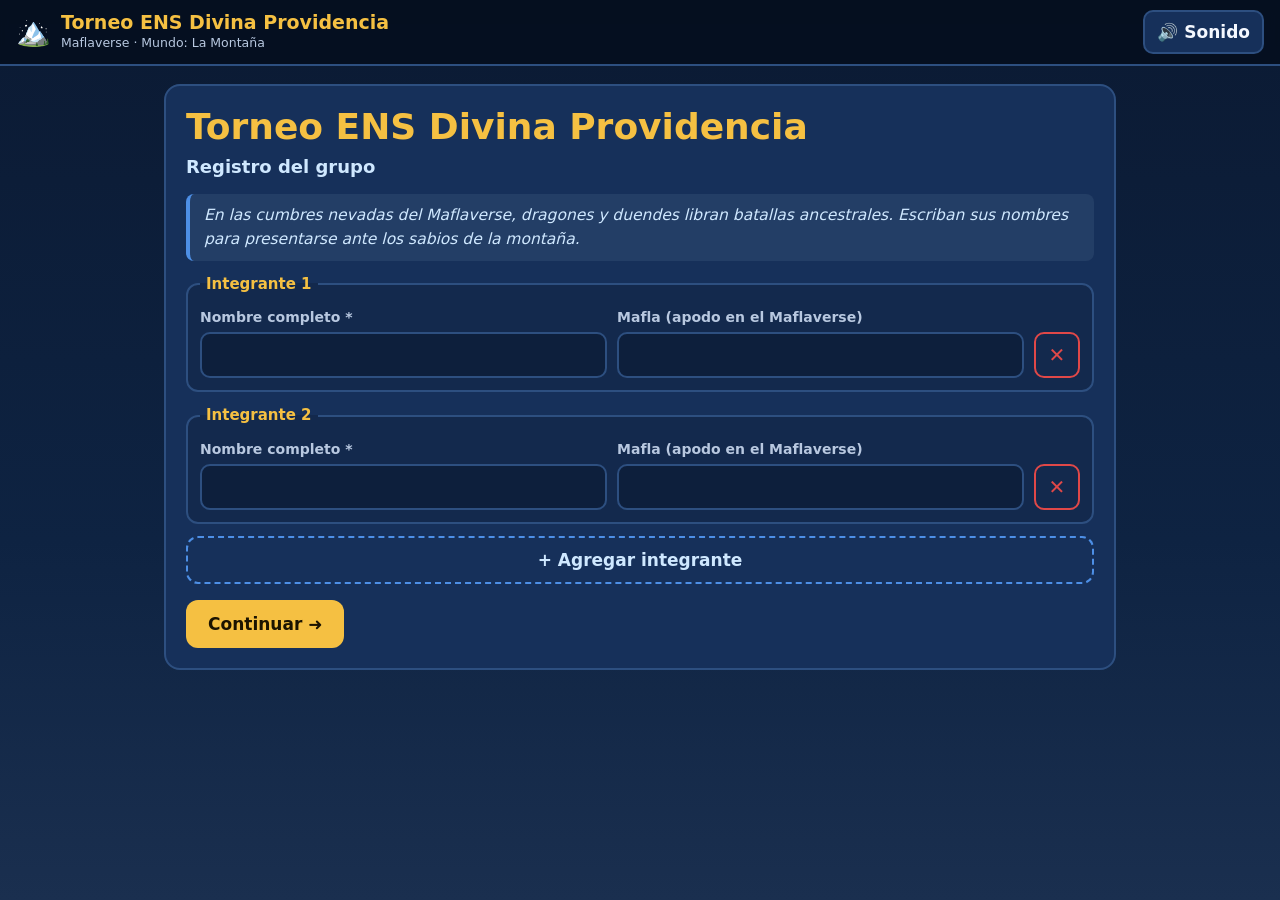
<file: juegos/juego-celula.html>
<!DOCTYPE html>
<html lang="es">
<head>
<meta charset="UTF-8">
<meta name="viewport" content="width=device-width, initial-scale=1.0, viewport-fit=cover">
<title>Celi escapa de los virus · Torneo ENS Divina Providencia</title>
<style>
/* ===================== VARIABLES DE COLOR (Mundo: La Montaña) ===================== */
:root{
  --noche:#0b1a33; --noche2:#132a4d; --tarjeta:#16305a; --borde:#2d4f80;
  --hielo:#cfe8ff; --azul:#4d8fe6; --roca:#5b6575; --nieve:#f4f8ff;
  --rojo:#e04848; --verde:#3fbf62; --dorado:#f5c042; --texto:#f4f8ff; --suave:#b8c8e0;
}
*{box-sizing:border-box;margin:0;padding:0}
html,body{overflow-x:hidden}
body{
  font-family:system-ui,-apple-system,"Segoe UI",Roboto,Arial,sans-serif;
  background:linear-gradient(180deg,var(--noche) 0%,#0e2342 60%,#1a2f4f 100%);
  color:var(--texto);min-height:100vh;line-height:1.5;font-size:17px;
}
button,input{font-family:inherit;font-size:inherit}
:focus-visible{outline:3px solid var(--dorado);outline-offset:3px}

/* ===================== ENCABEZADO ===================== */
.top{
  display:flex;align-items:center;justify-content:space-between;gap:10px;
  padding:10px 16px;background:rgba(5,12,26,.75);border-bottom:2px solid var(--borde);
  position:sticky;top:0;z-index:20;backdrop-filter:blur(4px)
}
.marca{display:flex;align-items:center;gap:10px;min-width:0}
.marca .logo{font-size:28px}
.marca strong{display:block;font-size:clamp(14px,3.6vw,19px);color:var(--dorado);line-height:1.2}
.marca small{display:block;font-size:12.5px;color:var(--suave)}
.btn-sonido{
  min-width:44px;min-height:44px;border-radius:10px;border:2px solid var(--borde);
  background:var(--tarjeta);color:var(--texto);cursor:pointer;padding:0 12px;font-weight:700;white-space:nowrap
}

/* ===================== PANTALLAS ===================== */
main{max-width:980px;margin:0 auto;padding:18px 14px 40px}
.pantalla{display:none}
.pantalla.activa{display:block;animation:aparecer .35s ease}
@keyframes aparecer{from{opacity:0;transform:translateY(8px)}to{opacity:1;transform:none}}
.tarjeta{background:var(--tarjeta);border:2px solid var(--borde);border-radius:16px;padding:20px;margin-bottom:16px}
h1{font-size:clamp(24px,6vw,36px);line-height:1.15;color:var(--dorado);margin-bottom:6px}
h2{font-size:clamp(20px,4.6vw,26px);margin-bottom:10px}
.subtitulo{color:var(--hielo);font-size:18px;margin-bottom:14px;font-weight:600}
.lore{
  font-style:italic;color:var(--hielo);background:rgba(207,232,255,.07);
  border-left:4px solid var(--azul);padding:10px 14px;border-radius:8px;margin:12px 0;font-size:15.5px
}
.btn{
  min-height:48px;border:none;border-radius:12px;padding:12px 22px;font-weight:800;cursor:pointer;
  background:var(--dorado);color:#1b1300;font-size:17px;transition:transform .1s,filter .15s
}
.btn:hover{filter:brightness(1.08)}
.btn:active{transform:scale(.97)}
.btn.sec{background:transparent;color:var(--hielo);border:2px solid var(--borde)}
.btn.verde{background:var(--verde);color:#04210d}
.fila-botones{display:flex;flex-wrap:wrap;gap:10px;margin-top:16px}

/* ===================== REGISTRO ===================== */
.fila-integrante{
  border:2px solid var(--borde);border-radius:12px;padding:12px;margin-bottom:12px;
  display:grid;grid-template-columns:1fr 1fr auto;gap:10px;align-items:end;background:rgba(0,0,0,.15)
}
.fila-integrante legend{padding:0 6px;color:var(--dorado);font-weight:700;font-size:15px}
.campo label{display:block;font-size:14px;color:var(--suave);margin-bottom:4px;font-weight:600}
.campo input{
  width:100%;min-height:46px;border-radius:10px;border:2px solid var(--borde);
  background:#0d1f3c;color:var(--texto);padding:8px 12px
}
.campo input.invalido{border-color:var(--rojo);background:#3a1420}
.btn-quitar{
  width:46px;height:46px;border-radius:10px;border:2px solid var(--rojo);background:transparent;
  color:var(--rojo);font-size:20px;font-weight:800;cursor:pointer
}
.btn-quitar:disabled{opacity:.3;cursor:not-allowed}
.btn-agregar{
  width:100%;min-height:48px;border:2px dashed var(--azul);background:transparent;color:var(--hielo);
  border-radius:12px;font-weight:700;cursor:pointer
}
.error{color:#ffb3b3;background:rgba(224,72,72,.15);border:1px solid var(--rojo);padding:10px 12px;border-radius:10px;margin-top:12px;font-weight:600}
.lista-grupo{list-style:none;display:grid;gap:8px;margin:10px 0}
.lista-grupo li{background:rgba(0,0,0,.2);border:1px solid var(--borde);border-radius:10px;padding:8px 12px}
.lista-grupo .mafla{color:var(--dorado);font-weight:700}
.instrucciones{display:grid;grid-template-columns:repeat(auto-fit,minmax(200px,1fr));gap:10px;margin:12px 0}
.instrucciones div{background:rgba(0,0,0,.2);border-radius:12px;padding:12px;border:1px solid var(--borde)}
.instrucciones b{display:block;color:var(--dorado);margin-bottom:2px}

/* ===================== JUEGO ===================== */
.hud{display:flex;gap:8px;flex-wrap:wrap;margin-bottom:8px}
.hud-dato{background:var(--tarjeta);border:2px solid var(--borde);border-radius:10px;padding:6px 12px;font-weight:700}
.pregunta{background:#0f2647;border:2px solid var(--dorado);border-radius:12px;padding:10px 14px;margin-bottom:10px}
.pregunta-titulo{font-size:13px;color:var(--dorado);font-weight:800;text-transform:uppercase;letter-spacing:.04em}
#hudPregunta{font-size:clamp(16px,4vw,20px);font-weight:700;margin:2px 0 8px}
.opciones-hud{list-style:none;display:grid;grid-template-columns:repeat(3,1fr);gap:6px}
.opciones-hud li{background:rgba(255,255,255,.06);border-radius:8px;padding:6px 10px;font-size:15px}
.opciones-hud li b{display:inline-block;background:var(--hielo);color:var(--noche);border-radius:6px;padding:0 7px;margin-right:6px}
.opciones-hud li.tachada{opacity:.4;text-decoration:line-through}
.lienzo-wrap{position:relative;width:100%;max-width:calc(62vh * 16 / 9);margin:0 auto}
canvas{display:block;width:100%;aspect-ratio:16/9;border-radius:12px;border:2px solid var(--borde);background:#0b1a33;touch-action:none}
.aviso{
  position:absolute;left:50%;top:10px;transform:translateX(-50%);max-width:92%;
  background:rgba(5,12,26,.88);border:2px solid var(--dorado);color:var(--texto);
  padding:6px 12px;border-radius:10px;font-size:14.5px;font-weight:600;text-align:center;
  opacity:0;transition:opacity .25s;pointer-events:none
}
.aviso.ver{opacity:1}
.controles{display:flex;justify-content:space-between;align-items:center;gap:10px;margin-top:10px;user-select:none;-webkit-user-select:none}
.grupo-flechas{display:flex;gap:10px}
.ctrl{
  min-width:72px;min-height:64px;border-radius:14px;border:2px solid var(--borde);background:var(--tarjeta);
  color:var(--texto);font-size:26px;font-weight:800;cursor:pointer;touch-action:manipulation
}
.ctrl:active,.ctrl.presionado{background:var(--azul)}
.ctrl-salto{min-width:120px;background:#2b4f86;font-size:20px}
.ayuda-teclado{font-size:13.5px;color:var(--suave);text-align:center;flex:1}

/* ===================== CASO PRÁCTICO ===================== */
.progreso{font-size:14px;color:var(--dorado);font-weight:700;margin-bottom:6px}
.opciones-caso{display:grid;gap:10px;margin-top:12px}
.op-caso{
  text-align:left;min-height:52px;border-radius:12px;border:2px solid var(--borde);background:#0f2647;
  color:var(--texto);padding:12px 14px;cursor:pointer;font-weight:600
}
.op-caso:hover:not(:disabled){border-color:var(--hielo)}
.op-caso.bien{border-color:var(--verde);background:rgba(63,191,98,.2)}
.op-caso.mal{border-color:var(--rojo);background:rgba(224,72,72,.2)}
.op-caso:disabled{cursor:default}
.retro{margin-top:14px;padding:12px 14px;border-radius:12px;font-weight:600}
.retro.bien{background:rgba(63,191,98,.15);border:2px solid var(--verde)}
.retro.mal{background:rgba(224,72,72,.15);border:2px solid var(--rojo)}
.lista-resumen{padding-left:22px;display:grid;gap:6px;margin:10px 0}

/* ===================== FINAL ===================== */
.puntaje-grande{font-size:clamp(40px,12vw,64px);font-weight:900;color:var(--dorado);line-height:1}
.nivel-desempeno{display:inline-block;margin-top:8px;padding:6px 14px;border-radius:999px;font-weight:800;font-size:18px}
.estadisticas{display:grid;grid-template-columns:repeat(auto-fit,minmax(150px,1fr));gap:10px;margin-top:14px}
.estadisticas div{background:rgba(0,0,0,.2);border:1px solid var(--borde);border-radius:10px;padding:10px;text-align:center}
.estadisticas b{display:block;font-size:24px;color:var(--hielo)}

/* ===================== MODAL ===================== */
.modal{position:fixed;inset:0;background:rgba(3,8,18,.78);display:flex;align-items:center;justify-content:center;padding:16px;z-index:50}
.modal[hidden]{display:none}
.modal-caja{background:var(--tarjeta);border:3px solid var(--dorado);border-radius:18px;max-width:480px;width:100%;padding:22px;text-align:center}
.modal-icono{font-size:46px}
.modal-caja h3{font-size:24px;margin:6px 0;color:var(--dorado)}
.modal-caja p{margin-bottom:8px}
.modal-extra{font-weight:800;color:var(--verde);font-size:20px}

/* ===================== RESPONSIVO ===================== */
@media (max-width:640px){
  .fila-integrante{grid-template-columns:1fr}
  .btn-quitar{width:100%}
  .opciones-hud{grid-template-columns:1fr}
  .ayuda-teclado{display:none}
  .fila-botones .btn{flex:1 1 100%}
}
@media (hover:none){ .ayuda-teclado{display:none} }
</style>
</head>
<body>

<!-- ===================== ENCABEZADO ===================== -->
<header class="top">
  <div class="marca">
    <span class="logo" aria-hidden="true">🏔️</span>
    <div>
      <strong>Torneo ENS Divina Providencia</strong>
      <small>Maflaverse · Mundo: La Montaña</small>
    </div>
  </div>
  <button id="btnSonido" class="btn-sonido" aria-pressed="false" aria-label="Silenciar sonido">🔊 Sonido</button>
</header>

<main>
  <!-- ===================== 1. REGISTRO ===================== -->
  <section id="pantRegistro" class="pantalla activa" aria-labelledby="tRegistro">
    <div class="tarjeta">
      <h1 id="tRegistro">Torneo ENS Divina Providencia</h1>
      <p class="subtitulo">Registro del grupo</p>
      <p class="lore">En las cumbres nevadas del Maflaverse, dragones y duendes libran batallas ancestrales. Escriban sus nombres para presentarse ante los sabios de la montaña.</p>
      <form id="formRegistro" novalidate>
        <div id="listaIntegrantes"></div>
        <button type="button" id="btnAgregar" class="btn-agregar">+ Agregar integrante</button>
        <div id="errorRegistro" class="error" role="alert" hidden></div>
        <div class="fila-botones">
          <button type="submit" class="btn">Continuar ➜</button>
        </div>
      </form>
    </div>
  </section>

  <!-- ===================== 2. INICIO ===================== -->
  <section id="pantInicio" class="pantalla" aria-labelledby="tInicio">
    <div class="tarjeta">
      <h1 id="tInicio">Celi escapa de los virus</h1>
      <p class="subtitulo">Una aventura por la célula en la Montaña del Maflaverse</p>
      <p class="lore">Los sabios de la montaña han visto virus malvados escondidos en la nieve. Ayuden a Celi, una célula valiente, a llegar a la cima y respondan las preguntas de los sabios para ganar su favor.</p>
      <h2>¿Cómo se juega?</h2>
      <div class="instrucciones">
        <div><b>🏃 Moverse</b>Usen las flechas ◀ ▶ de la pantalla o del teclado.</div>
        <div><b>⤒ Saltar</b>Toquen "Saltar" o presionen Espacio / ↑.</div>
        <div><b>🦠 Virus</b>¡No dejen que los virus los toquen! Pueden saltarles encima para vencerlos.</div>
        <div><b>💎 Cristales</b>Atrapen los cristales dorados: ¡tienen pistas sobre la célula!</div>
        <div><b>❓ Bloques de hielo</b>Al final de cada nivel, salten y toquen el bloque con la respuesta correcta.</div>
        <div><b>🏆 Meta</b>Superen 10 niveles y ayuden a un amigo con gripe.</div>
      </div>
      <h2>Nuestro grupo</h2>
      <ul id="listaInicio" class="lista-grupo"></ul>
      <div class="fila-botones">
        <button id="btnJugar" class="btn verde">¡Jugar!</button>
        <button id="btnEditarGrupo" class="btn sec">Editar grupo</button>
      </div>
    </div>
  </section>

  <!-- ===================== 3. JUEGO ===================== -->
  <section id="pantJuego" class="pantalla" aria-label="Juego de plataforma">
    <div class="hud">
      <div class="hud-dato">Nivel <b id="hudNivel">1</b>/10</div>
      <div class="hud-dato">⭐ Puntos: <b id="hudPuntaje">0</b></div>
      <div class="hud-dato">🦠 Contagios: <b id="hudContagios">0</b></div>
    </div>
    <div class="pregunta">
      <p class="pregunta-titulo">📜 Pregunta del sabio de la montaña</p>
      <p id="hudPregunta" aria-live="polite"></p>
      <ul id="hudOpciones" class="opciones-hud"></ul>
    </div>
    <div class="lienzo-wrap">
      <canvas id="lienzo" role="img" aria-label="Celi la célula corre por la montaña nevada esquivando virus"></canvas>
      <div id="aviso" class="aviso" role="status" aria-live="polite"></div>
    </div>
    <div class="controles">
      <div class="grupo-flechas">
        <button class="ctrl" data-control="izq" aria-label="Mover a la izquierda">◀</button>
        <button class="ctrl" data-control="der" aria-label="Mover a la derecha">▶</button>
      </div>
      <p class="ayuda-teclado">Teclado: ← → (o A / D) para moverse · Espacio o ↑ para saltar</p>
      <button class="ctrl ctrl-salto" data-control="salto" aria-label="Saltar">⤒ Saltar</button>
    </div>
  </section>

  <!-- ===================== 4. CASO PRÁCTICO ===================== -->
  <section id="pantCaso" class="pantalla" aria-labelledby="tCaso">
    <div class="tarjeta" id="cajaCaso">
      <h1 id="tCaso">El caso de la gripe</h1>
      <p class="lore">Goro, un duende amigo de la montaña, amaneció con fiebre, tos y mocos. ¡Tiene gripe! La gripe la causa un virus que entra en las células de la nariz y la garganta. Ayuden a Goro tomando buenas decisiones.</p>
      <p class="progreso" id="casoProgreso"></p>
      <h2 id="casoPregunta"></h2>
      <div id="casoOpciones" class="opciones-caso"></div>
      <div id="casoRetro" class="retro" role="status" aria-live="polite" hidden></div>
      <div class="fila-botones"><button id="btnCasoSig" class="btn" hidden>Siguiente ➜</button></div>
    </div>
    <div class="tarjeta" id="cajaResumenCaso" hidden>
      <h2>📚 Lo que aprendimos con la gripe</h2>
      <ul class="lista-resumen">
        <li>La gripe la causa un <b>virus</b>, no el frío ni el helado.</li>
        <li>El virus se mete en las <b>células</b> de la nariz y la garganta para hacer copias.</li>
        <li>Al estornudar o toser hay que <b>taparse con el codo</b>.</li>
        <li><b>Lavarse las manos</b> con agua y jabón saca los virus de la piel.</li>
        <li>Los <b>glóbulos blancos</b> nos defienden; el descanso, los líquidos y el médico los ayudan.</li>
        <li>Quedarse en casa cuando estamos enfermos <b>protege a los demás</b>.</li>
      </ul>
      <p id="casoPuntos" class="subtitulo"></p>
      <div class="fila-botones"><button id="btnVerResultado" class="btn verde">Ver resultado del torneo 🏆</button></div>
    </div>
  </section>

  <!-- ===================== 5. RESULTADO FINAL ===================== -->
  <section id="pantFinal" class="pantalla" aria-labelledby="tFinal">
    <div class="tarjeta">
      <h1 id="tFinal">Resultado del Torneo ENS Divina Providencia</h1>
      <p class="lore" id="loreFinal"></p>
      <h2>Integrantes del grupo</h2>
      <ul id="listaFinal" class="lista-grupo"></ul>
      <h2>Puntaje total</h2>
      <div class="puntaje-grande" id="finalPuntaje">0</div>
      <div class="nivel-desempeno" id="finalNivel"></div>
      <div class="estadisticas">
        <div><b id="estPreguntas">0</b>preguntas acertadas al primer intento</div>
        <div><b id="estCaso">0</b>decisiones correctas en el caso</div>
        <div><b id="estVirus">0</b>virus vencidos</div>
        <div><b id="estContagios">0</b>contagios recibidos</div>
      </div>
    </div>
    <div class="tarjeta">
      <h2>🧠 Conceptos clave aprendidos</h2>
      <ul class="lista-resumen" id="listaConceptos"></ul>
      <div class="fila-botones">
        <button id="btnJugarDeNuevo" class="btn verde">Jugar de nuevo</button>
        <button id="btnVolverInicio" class="btn sec">Volver al inicio</button>
        <button id="btnNuevoGrupo" class="btn sec">Registrar otro grupo</button>
      </div>
    </div>
  </section>
</main>

<!-- ===================== VENTANA EMERGENTE ===================== -->
<div id="modal" class="modal" role="dialog" aria-modal="true" aria-labelledby="modalTitulo" hidden>
  <div class="modal-caja">
    <div class="modal-icono" id="modalIcono"></div>
    <h3 id="modalTitulo"></h3>
    <p id="modalTexto"></p>
    <p id="modalExtra" class="modal-extra"></p>
    <button id="modalBoton" class="btn">Continuar</button>
  </div>
</div>

<script>
'use strict';

/* =====================================================================
   DATOS PEDAGÓGICOS: 10 preguntas sobre la célula (grado 3)
   - ops[0] es SIEMPRE la respuesta correcta (luego se baraja)
   - datos: 3 pistas que dan los cristales dorados del nivel
   ===================================================================== */
const PREGUNTAS = [
  { p:'¿Qué es una célula?',
    ops:['La parte más pequeña de un ser vivo','Una piedra de la montaña','Un juguete muy pequeño'],
    exp:'¡Muy bien! La célula es la parte más pequeña que forma a todos los seres vivos. ¡Tu cuerpo tiene millones y millones!',
    pista:'Piensa en los ladrillos que forman una casa: los seres vivos también tienen "ladrillitos".',
    datos:['Las células son como ladrillitos que forman a los seres vivos.','Casi todas las células son tan pequeñas que no las vemos a simple vista.','¡Tu cuerpo está hecho de millones de células!'] },
  { p:'¿Qué parte de la célula es como el "jefe" que da las órdenes?',
    ops:['El núcleo','La membrana','El citoplasma'],
    exp:'¡Exacto! El núcleo es como el jefe de la célula: guarda las instrucciones y da las órdenes.',
    pista:'Es una bolita que está en el centro de la célula.',
    datos:['El núcleo está en el centro de la célula.','El núcleo guarda las instrucciones de la célula.','Sin núcleo, la célula no sabría qué hacer.'] },
  { p:'¿Qué parte cubre y protege a la célula, como si fuera su piel?',
    ops:['La membrana','El núcleo','La mitocondria'],
    exp:'¡Así es! La membrana rodea a la célula como una piel: la protege y decide qué entra y qué sale.',
    pista:'Es la capa de afuera, como el abrigo de la célula.',
    datos:['La membrana es la capa que rodea a la célula.','La membrana deja entrar el alimento y sacar la basura.','La membrana es como el abrigo de la célula.'] },
  { p:'¿Cómo se llama la "gelatina" que hay dentro de la célula?',
    ops:['El citoplasma','El jugo de naranja','La nieve'],
    exp:'¡Correcto! El citoplasma es como una gelatina dentro de la célula, donde flotan todas sus partes.',
    pista:'Su nombre empieza por "cito", que significa célula.',
    datos:['Dentro de la célula hay una gelatina llamada citoplasma.','En el citoplasma flotan las partes de la célula.','El citoplasma tiene mucha agua.'] },
  { p:'¿Qué seres están formados por células?',
    ops:['Las plantas, los animales y las personas','Solo las personas','Las rocas y la nieve'],
    exp:'¡Bien! Todos los seres vivos están hechos de células: plantas, animales, hongos y personas. Las rocas no están vivas, ¡no tienen células!',
    pista:'Todos los seres VIVOS tienen células. ¿Una roca está viva?',
    datos:['Los dragones y los duendes también tendrían células.','Los árboles de la montaña están hechos de células.','Las rocas y la nieve no están vivas: no tienen células.'] },
  { p:'¿Con qué instrumento podemos ver las células?',
    ops:['El microscopio','El telescopio','Unas gafas de sol'],
    exp:'¡Correcto! El microscopio hace que las cosas se vean muchísimo más grandes y nos deja ver las células. El telescopio sirve para mirar las estrellas.',
    pista:'"Micro" significa pequeño.',
    datos:['Las células se ven con un microscopio.','El microscopio hace ver las cosas muchísimo más grandes.','El telescopio sirve para ver estrellas, no células.'] },
  { p:'¿Qué parte le da energía a la célula, como si fuera una pila?',
    ops:['La mitocondria','La membrana','El citoplasma'],
    exp:'¡Genial! Las mitocondrias son como pilas: le dan energía a la célula para que pueda trabajar.',
    pista:'Tiene un nombre largo y empieza por "mito".',
    datos:['Las mitocondrias producen energía.','Las mitocondrias son como las pilas de la célula.','Gracias a la energía, la célula puede trabajar.'] },
  { p:'¿Qué tienen las células de las plantas que NO tienen las de los animales?',
    ops:['Pared celular y cloroplastos','Ojos y orejas','Patas y alas'],
    exp:'¡Muy bien! Las células de las plantas tienen una pared dura que las protege y cloroplastos verdes que usan la luz del sol para hacer su alimento.',
    pista:'Las plantas son verdes y usan la luz del sol para alimentarse.',
    datos:['Las células de las plantas tienen una pared dura.','Los cloroplastos son verdes y usan la luz del sol.','Las células animales no tienen cloroplastos.'] },
  { p:'¿Qué hace un virus cuando entra en nuestro cuerpo?',
    ops:['Se mete en nuestras células y hace copias de sí mismo','Nos da energía para correr','Nos ayuda a crecer más rápido'],
    exp:'¡Exacto! Los virus se meten en nuestras células y las usan para hacer copias de sí mismos. Por eso nos enfermamos, como cuando nos da gripe.',
    pista:'Los virus son los malos de este juego... ¿qué crees que hacen con las células?',
    datos:['Los virus son mucho más pequeños que las células.','Los virus necesitan entrar en una célula para copiarse.','La gripe la causa un virus.'] },
  { p:'¿Qué células de nuestro cuerpo nos defienden de los virus?',
    ops:['Los glóbulos blancos','Los glóbulos rojos','Las células del pelo'],
    exp:'¡Excelente! Los glóbulos blancos son las células defensoras: buscan a los virus y luchan contra ellos para que nos curemos.',
    pista:'Son los "guardianes" de la sangre y su color es como la nieve.',
    datos:['En la sangre viajan glóbulos rojos y glóbulos blancos.','Los glóbulos rojos llevan oxígeno por el cuerpo.','Los glóbulos blancos son los guardianes del cuerpo.'] }
];

/* Caso práctico: la gripe (5 decisiones, cada opción con retroalimentación) */
const CASO = [
  { p:'Goro va a estornudar en el salón. ¿Qué debe hacer?',
    ops:[
      { t:'Taparse con el codo (la parte de adentro del brazo)', ok:true, fb:'¡Muy bien! Al taparse con el codo, los virus de la gripe no salen volando ni quedan en sus manos.' },
      { t:'Estornudar al aire sin taparse', ok:false, fb:'No es buena idea: las gotitas del estornudo llevan virus que pueden llegar a las células de otros niños.' },
      { t:'Taparse con la mano y luego tocar los juguetes', ok:false, fb:'¡Cuidado! Los virus se quedan en la mano y pasan a los juguetes. Es mejor usar el codo.' },
      { t:'Aguantarse el estornudo', ok:false, fb:'Aguantarse no es sano. Lo correcto es estornudar tapándose con el codo.' } ] },
  { p:'¿Qué causa la gripe de Goro?',
    ops:[
      { t:'Un virus que entró a las células de su nariz y garganta', ok:true, fb:'¡Correcto! La gripe la causa un virus que se mete en las células para hacer copias de sí mismo.' },
      { t:'Comer helado', ok:false, fb:'El helado no causa gripe. La gripe la causa un virus.' },
      { t:'Jugar en la nieve de la montaña', ok:false, fb:'El frío no causa la gripe por sí solo. El culpable es un virus.' } ] },
  { p:'¿Cuál es la mejor forma de quitar los virus de las manos?',
    ops:[
      { t:'Lavarse las manos con agua y jabón', ok:true, fb:'¡Excelente! El agua y el jabón arrastran los virus y los sacan de tu piel.' },
      { t:'Soplarse las manos', ok:false, fb:'Soplar no quita los virus. Hay que usar agua y jabón.' },
      { t:'Limpiarse las manos en la ropa', ok:false, fb:'Así los virus pasan a la ropa y siguen ahí. ¡Agua y jabón es lo mejor!' } ] },
  { p:'Goro está en casa. ¿Qué ayuda a sus glóbulos blancos a vencer al virus?',
    ops:[
      { t:'Descansar, tomar líquidos y hacer caso al médico', ok:true, fb:'¡Así es! Con descanso, agua y los cuidados del médico, los glóbulos blancos tienen fuerza para luchar contra el virus.' },
      { t:'Salir a correr bajo la nieve', ok:false, fb:'Cuando estamos enfermos, el cuerpo necesita descansar para que los glóbulos blancos trabajen.' },
      { t:'No comer nada en todo el día', ok:false, fb:'El cuerpo necesita alimento para que sus células tengan energía y puedan defenderse.' },
      { t:'Comer solo dulces', ok:false, fb:'Los dulces no ayudan a curarse. Es mejor comer sano y tomar líquidos.' } ] },
  { p:'¿Por qué Goro debe quedarse en casa unos días?',
    ops:[
      { t:'Para descansar y no contagiar a sus compañeros', ok:true, fb:'¡Muy bien! Quedarse en casa evita que el virus llegue a las células de otros niños.' },
      { t:'Porque el colegio está cerrado', ok:false, fb:'El colegio está abierto. Goro se queda en casa para curarse y no contagiar a nadie.' },
      { t:'Para jugar videojuegos todo el día', ok:false, fb:'¡Ja! La idea es descansar para curarse y proteger a los demás del virus.' } ] }
];

/* Conceptos clave para la pantalla final */
const CONCEPTOS = [
  'La <b>célula</b> es la parte más pequeña de un ser vivo.',
  'El <b>núcleo</b> es el "jefe" que guarda las instrucciones de la célula.',
  'La <b>membrana</b> protege la célula como una piel.',
  'El <b>citoplasma</b> es la gelatina donde flotan las partes de la célula.',
  'Las <b>mitocondrias</b> dan energía como si fueran pilas.',
  'Las células de las plantas tienen <b>pared celular</b> y <b>cloroplastos</b>.',
  'Las células se ven con un <b>microscopio</b>.',
  'Los <b>virus</b> entran en las células para copiarse y nos enferman (como la gripe).',
  'Los <b>glóbulos blancos</b> nos defienden de los virus.',
  'Taparse con el codo y <b>lavarse las manos</b> evita contagiar la gripe.'
];

const NIVELES_DESEMPENO = {
  1:{ nombre:'Insuficiente', color:'#e04848' },
  2:{ nombre:'Deficiente',   color:'#f08a3c' },
  3:{ nombre:'Aceptable',    color:'#f5c042' },
  4:{ nombre:'Bueno',        color:'#7fd36b' },
  5:{ nombre:'Excelente',    color:'#3fbf62' }
};

/* =====================================================================
   ESTADO EN MEMORIA (sin localStorage ni sessionStorage)
   ===================================================================== */
const grupo = { integrantes: [] };
const estado = {
  nivel:0, puntaje:0, ptsPreguntas:0, ptsCaso:0, contagios:0, virusVencidos:0,
  aciertosPrimera:0, decisionesBien:0, intentos:0, pasoCaso:0, activo:false, pausado:false
};
const MAX_PTS_PREGUNTAS = 1000, MAX_PTS_CASO = 250;

/* Atajo para buscar elementos */
const $ = (sel) => document.querySelector(sel);

/* =====================================================================
   SONIDO: todo generado con Web Audio API (estilo "terror")
   ===================================================================== */
const Sonido = {
  ctx:null, master:null, sfx:null, mus:null, ruido:null,
  silenciado:false, musicaActiva:false, nodos:[], gDrone:null, intervalo:null, paso:0,

  /* Crea el contexto de audio (debe llamarse tras un toque o clic) */
  iniciar(){
    if(this.ctx){ if(this.ctx.state === 'suspended') this.ctx.resume(); return; }
    const AC = window.AudioContext || window.webkitAudioContext;
    if(!AC) return;
    this.ctx = new AC();
    this.master = this.ctx.createGain();
    this.master.gain.value = this.silenciado ? 0 : 0.7;
    this.master.connect(this.ctx.destination);
    this.sfx = this.ctx.createGain(); this.sfx.gain.value = 0.8; this.sfx.connect(this.master);
    this.mus = this.ctx.createGain(); this.mus.gain.value = 0.5; this.mus.connect(this.master);
    // Ruido blanco reutilizable (viento, golpes)
    const largo = this.ctx.sampleRate * 2;
    this.ruido = this.ctx.createBuffer(1, largo, this.ctx.sampleRate);
    const d = this.ruido.getChannelData(0);
    for(let i=0;i<largo;i++) d[i] = Math.random()*2 - 1;
  },

  /* Toca un tono simple con envolvente */
  tono(f, dur, { tipo='sine', vol=0.25, cuando=0, hasta=null, destino=null, ataque=0.01 } = {}){
    if(!this.ctx) return;
    const t0 = this.ctx.currentTime + cuando;
    const o = this.ctx.createOscillator(), g = this.ctx.createGain();
    o.type = tipo;
    o.frequency.setValueAtTime(f, t0);
    if(hasta) o.frequency.exponentialRampToValueAtTime(hasta, t0 + dur);
    g.gain.setValueAtTime(0.0001, t0);
    g.gain.exponentialRampToValueAtTime(vol, t0 + Math.min(ataque, dur*0.9));
    g.gain.exponentialRampToValueAtTime(0.0001, t0 + dur);
    o.connect(g); g.connect(destino || this.sfx);
    o.start(t0); o.stop(t0 + dur + 0.05);
  },

  /* Ráfaga de ruido filtrado */
  ruidoCorto(dur, { vol=0.2, frec=800, q=1, cuando=0, hasta=null, destino=null } = {}){
    if(!this.ctx) return;
    const t0 = this.ctx.currentTime + cuando;
    const src = this.ctx.createBufferSource(); src.buffer = this.ruido;
    const fil = this.ctx.createBiquadFilter(); fil.type = 'bandpass'; fil.Q.value = q;
    fil.frequency.setValueAtTime(frec, t0);
    if(hasta) fil.frequency.exponentialRampToValueAtTime(hasta, t0 + dur);
    const g = this.ctx.createGain();
    g.gain.setValueAtTime(0.0001, t0);
    g.gain.exponentialRampToValueAtTime(vol, t0 + dur*0.4);
    g.gain.exponentialRampToValueAtTime(0.0001, t0 + dur);
    src.connect(fil); fil.connect(g); g.connect(destino || this.sfx);
    src.start(t0, Math.random()); src.stop(t0 + dur + 0.05);
  },

  /* Música de fondo en bucle: zumbido grave + latidos + notas fantasmales + viento */
  musicaIniciar(){
    if(!this.ctx || this.musicaActiva) return;
    this.musicaActiva = true;
    const c = this.ctx, ahora = c.currentTime;
    const filtro = c.createBiquadFilter(); filtro.type = 'lowpass'; filtro.frequency.value = 260; filtro.Q.value = 6;
    const gDrone = c.createGain();
    gDrone.gain.setValueAtTime(0.0001, ahora);
    gDrone.gain.exponentialRampToValueAtTime(0.2, ahora + 2);
    filtro.connect(gDrone); gDrone.connect(this.mus);
    [55, 55.7, 82.4].forEach((f, i) => {
      const o = c.createOscillator(); o.type = i === 2 ? 'triangle' : 'sawtooth';
      o.frequency.value = f; o.connect(filtro); o.start(); this.nodos.push(o);
    });
    const lfo = c.createOscillator(); lfo.frequency.value = 0.12;
    const lg = c.createGain(); lg.gain.value = 120;
    lfo.connect(lg); lg.connect(filtro.frequency); lfo.start();
    this.nodos.push(lfo, lg, filtro, gDrone);
    this.gDrone = gDrone;
    this.paso = 0;
    const escala = [220, 261.63, 311.13, 369.99, 440, 523.25, 622.25]; // escala disminuida: suena tenebrosa
    this.intervalo = setInterval(() => {
      const p = this.paso++;
      if(p % 4 === 0){ // latido de corazón
        this.tono(62, 0.18, { vol:0.5, hasta:40, destino:this.mus });
        this.tono(58, 0.18, { vol:0.38, hasta:38, cuando:0.22, destino:this.mus });
      }
      if(p % 6 === 3){ // nota fantasmal disonante
        const f = escala[Math.floor(Math.random()*escala.length)];
        this.tono(f, 2.2, { vol:0.07, ataque:0.6, destino:this.mus });
        this.tono(f*1.06, 2.2, { vol:0.035, ataque:0.6, destino:this.mus });
      }
      if(p % 16 === 10){ // viento helado de la montaña
        this.ruidoCorto(3, { vol:0.06, frec:400, hasta:1200, q:8, destino:this.mus });
      }
    }, 300);
  },

  musicaDetener(){
    if(!this.musicaActiva) return;
    this.musicaActiva = false;
    clearInterval(this.intervalo);
    const t = this.ctx.currentTime;
    if(this.gDrone){
      this.gDrone.gain.cancelScheduledValues(t);
      this.gDrone.gain.setValueAtTime(Math.max(this.gDrone.gain.value, 0.0001), t);
      this.gDrone.gain.exponentialRampToValueAtTime(0.0001, t + 0.8);
    }
    const viejos = this.nodos; this.nodos = [];
    setTimeout(() => viejos.forEach(n => {
      try{ if(n.stop) n.stop(); }catch(e){}
      try{ n.disconnect(); }catch(e){}
    }), 900);
  },

  alternar(){
    this.silenciado = !this.silenciado;
    if(this.master) this.master.gain.setTargetAtTime(this.silenciado ? 0 : 0.7, this.ctx.currentTime, 0.05);
    return this.silenciado;
  },

  /* ---- Efectos ---- */
  boton(){ this.tono(620, 0.07, { tipo:'triangle', vol:0.15 }); },
  salto(){ this.tono(300, 0.14, { tipo:'square', vol:0.06, hasta:620 }); },
  cristal(){ this.tono(1200, 0.12, { vol:0.15 }); this.tono(1600, 0.18, { vol:0.12, cuando:0.08 }); },
  aplastar(){ this.tono(500, 0.15, { tipo:'square', vol:0.1, hasta:120 }); this.ruidoCorto(0.15, { vol:0.15, frec:1500 }); },
  golpe(){ this.tono(140, 0.4, { tipo:'sawtooth', vol:0.2, hasta:50 }); this.ruidoCorto(0.3, { vol:0.25, frec:300 }); },
  acierto(){ [523.25, 659.25, 783.99].forEach((f,i) => this.tono(f, 0.2, { tipo:'triangle', vol:0.2, cuando:i*0.1 })); },
  error(){ this.tono(220, 0.45, { tipo:'sawtooth', vol:0.14, hasta:110 }); this.tono(233, 0.45, { tipo:'sawtooth', vol:0.1, hasta:116 }); },
  victoria(){
    [523.25, 659.25, 783.99, 1046.5].forEach((f,i) => this.tono(f, 0.3, { tipo:'triangle', vol:0.2, cuando:i*0.15 }));
    [523.25, 659.25, 783.99].forEach(f => this.tono(f, 1.2, { tipo:'sine', vol:0.12, cuando:0.65 }));
  },
  derrota(){ [392, 349.23, 311.13, 261.63].forEach((f,i) => this.tono(f, 0.45, { tipo:'triangle', vol:0.18, cuando:i*0.3 })); }
};

/* =====================================================================
   NAVEGACIÓN ENTRE PANTALLAS
   ===================================================================== */
function mostrarPantalla(id){
  document.querySelectorAll('.pantalla').forEach(p => p.classList.toggle('activa', p.id === id));
  window.scrollTo(0, 0);
}

/* Pinta la lista de integrantes con sus Maflas en una <ul> */
function pintarListaGrupo(ul){
  ul.innerHTML = '';
  grupo.integrantes.forEach(i => {
    const li = document.createElement('li');
    li.append('🧙 ' + i.nombre + ' — Mafla: ');
    const s = document.createElement('span'); s.className = 'mafla'; s.textContent = i.mafla;
    li.appendChild(s);
    ul.appendChild(li);
  });
}

/* =====================================================================
   1. REGISTRO DEL GRUPO
   ===================================================================== */
let contadorIds = 0;

function agregarIntegrante(nombre = '', mafla = ''){
  contadorIds++;
  const fila = document.createElement('fieldset');
  fila.className = 'fila-integrante';
  fila.innerHTML = `
    <legend>Integrante <span class="num"></span></legend>
    <div class="campo">
      <label for="nom${contadorIds}">Nombre completo *</label>
      <input type="text" id="nom${contadorIds}" class="in-nombre" autocomplete="off" required>
    </div>
    <div class="campo">
      <label for="maf${contadorIds}">Mafla (apodo en el Maflaverse)</label>
      <input type="text" id="maf${contadorIds}" class="in-mafla" autocomplete="off">
    </div>
    <button type="button" class="btn-quitar">✕</button>`;
  fila.querySelector('.in-nombre').value = nombre;
  fila.querySelector('.in-mafla').value = mafla;
  fila.querySelector('.btn-quitar').addEventListener('click', () => {
    if($('#listaIntegrantes').children.length > 1){ fila.remove(); renumerarIntegrantes(); }
  });
  fila.querySelector('.in-nombre').addEventListener('input', e => e.target.classList.remove('invalido'));
  $('#listaIntegrantes').appendChild(fila);
  renumerarIntegrantes();
  return fila;
}

function renumerarIntegrantes(){
  const filas = [...$('#listaIntegrantes').children];
  filas.forEach((f, i) => {
    f.querySelector('.num').textContent = i + 1;
    const b = f.querySelector('.btn-quitar');
    b.setAttribute('aria-label', 'Quitar integrante ' + (i + 1));
    b.disabled = filas.length === 1;
  });
}

function validarRegistro(e){
  e.preventDefault();
  const filas = [...$('#listaIntegrantes').children];
  const err = $('#errorRegistro');
  let primeraMala = null;
  const datos = filas.map(f => {
    const inN = f.querySelector('.in-nombre');
    const nombre = inN.value.trim().replace(/\s+/g, ' ');
    const mafla = f.querySelector('.in-mafla').value.trim();
    inN.classList.toggle('invalido', !nombre);
    inN.setAttribute('aria-invalid', !nombre);
    if(!nombre && !primeraMala) primeraMala = inN;
    return { nombre, mafla: mafla || 'Sin Mafla' };
  });
  if(primeraMala || datos.length === 0){
    err.textContent = 'Falta escribir el nombre completo de algún integrante. Escríbelo o quita esa fila con ✕.';
    err.hidden = false;
    Sonido.error();
    (primeraMala || $('#btnAgregar')).focus();
    return;
  }
  err.hidden = true;
  grupo.integrantes = datos;           // Guardado SOLO en memoria
  pintarListaGrupo($('#listaInicio'));
  mostrarPantalla('pantInicio');
}

/* =====================================================================
   3. MOTOR DEL JUEGO DE PLATAFORMA
   ===================================================================== */
const lienzo = $('#lienzo');
const ctx = lienzo.getContext('2d');
const W = 800, H = 450, SUELO_Y = 400;
const DPR = Math.min(2, window.devicePixelRatio || 1);
lienzo.width = W * DPR; lienzo.height = H * DPR;
ctx.setTransform(DPR, 0, 0, DPR, 0, 0);

const jugador = { x:60, y:300, w:34, h:34, vx:0, vy:0, enSuelo:false, coyote:0, invul:0, dir:1 };
const teclas = { izq:false, der:false, salto:false };
let saltoPedido = 0;   // "memoria" del salto para que se sienta responsivo
let nivel = null;
let camX = 0;

/* Copos de nieve y estrellas del fondo */
const copos = Array.from({ length:70 }, () => ({ x:Math.random()*W, y:Math.random()*H, s:1 + Math.random()*2.5, v:0.5 + Math.random() }));
const estrellas = Array.from({ length:40 }, () => ({ x:Math.random()*W, y:Math.random()*180, s:Math.random()*1.5 + 0.5 }));

function barajar(arr){
  const a = arr.slice();
  for(let i = a.length - 1; i > 0; i--){ const j = Math.floor(Math.random()*(i + 1)); [a[i], a[j]] = [a[j], a[i]]; }
  return a;
}

/* Construye el nivel n (1 a 10): suelo, grietas, plataformas, virus, cristales y bloques de respuesta */
function construirNivel(n){
  const q = PREGUNTAS[n - 1];
  const ancho = 2000 + n*120;

  // Grietas de hielo (desde el nivel 3)
  const anchoHueco = 80 + n*3;
  const fracciones = n < 3 ? [] : n < 7 ? [0.62] : [0.35, 0.7];
  const huecos = fracciones.map(f => ({ x:Math.round(ancho*f), w:anchoHueco }));

  // Segmentos de suelo entre grietas
  const suelos = []; let x0 = 0;
  huecos.forEach(h => { suelos.push({ x:x0, y:SUELO_Y, w:h.x - x0, h:50 }); x0 = h.x + h.w; });
  suelos.push({ x:x0, y:SUELO_Y, w:ancho - x0, h:50 });

  // Plataformas flotantes de roca y hielo
  const plataformas = []; let i = 0;
  for(let px = 420; px < ancho - 760; px += 360){ plataformas.push({ x:px, y: i % 2 ? 285 : 315, w:130, h:18 }); i++; }

  // Cristales dorados con datos de la célula (pistas)
  const idxs = [0, Math.floor(plataformas.length/2), plataformas.length - 1];
  const cristales = q.datos.map((dato, k) => {
    const p = plataformas[idxs[k]];
    return p ? { x:p.x + p.w/2, y:p.y - 30, dato, tomado:false } : { x:500 + k*400, y:SUELO_Y - 40, dato, tomado:false };
  });

  // Virus que patrullan el suelo
  const virus = [];
  const nV = Math.min(7, 2 + Math.floor(n/2));
  const ini = 560, fin = ancho - 780;
  for(let k = 0; k < nV; k++){
    let vx = ini + (k + 0.5)*(fin - ini)/nV;
    let seg = suelos.find(s => vx >= s.x + 30 && vx <= s.x + s.w - 30);
    if(!seg){ vx += anchoHueco + 80; seg = suelos.find(s => vx >= s.x + 30 && vx <= s.x + s.w - 30); }
    if(!seg) continue;
    virus.push({
      x:vx, y:SUELO_Y - 18, r:18, min:Math.max(seg.x + 20, vx - 90), max:Math.min(seg.x + seg.w - 20, vx + 90),
      vel:(0.7 + n*0.12) * (k % 2 ? 1 : -1), vivo:true, volador:false,
      color: k % 2 ? '#d63c3c' : '#3fae5a', fase:Math.random()*6
    });
  }
  // Virus voladores (desde el nivel 4)
  if(n >= 4){
    const nf = Math.min(3, n - 3);
    for(let k = 0; k < nf; k++){
      const fx = 700 + (k + 0.5)*(ancho - 1500)/nf;
      virus.push({ x:fx, y:230, baseY:230, r:16, min:fx - 70, max:fx + 70, vel:0.9, vivo:true, volador:true, color:'#9b3fd6', fase:k*2 });
    }
  }

  // Bloques de hielo con las respuestas (orden aleatorio)
  const orden = barajar([0, 1, 2]);
  const bloques = orden.map((idxOp, k) => ({
    x:ancho - 480 + k*150, y:235, w:80, h:60, letra:'ABC'[k], texto:q.ops[idxOp], correcta: idxOp === 0, roto:false
  }));

  nivel = { n, q, ancho, suelos, huecos, plataformas, solidos:[...suelos, ...plataformas],
            cp:{ x:Math.round(ancho*0.5), activo:false }, cristales, virus, bloques, sabioX:ancho - 620 };

  estado.intentos = 0;
  Object.assign(jugador, { x:60, y:SUELO_Y - 50, vx:0, vy:0, enSuelo:false, invul:60, dir:1 });
  camX = 0;
  pintarHUDPregunta();
  actualizarHUD();
}

function pintarHUDPregunta(){
  $('#hudPregunta').textContent = nivel.q.p;
  const ul = $('#hudOpciones'); ul.innerHTML = '';
  nivel.bloques.forEach(b => {
    const li = document.createElement('li');
    const letra = document.createElement('b'); letra.textContent = b.letra;
    li.appendChild(letra); li.append(b.texto);
    if(b.roto) li.className = 'tachada';
    ul.appendChild(li);
  });
}

function actualizarHUD(){
  $('#hudNivel').textContent = estado.nivel;
  $('#hudPuntaje').textContent = estado.puntaje;
  $('#hudContagios').textContent = estado.contagios;
}

/* Mensaje corto sobre el lienzo */
let temporizadorAviso = null;
function avisar(txt){
  const a = $('#aviso');
  a.textContent = txt; a.classList.add('ver');
  clearTimeout(temporizadorAviso);
  temporizadorAviso = setTimeout(() => a.classList.remove('ver'), 2800);
}

/* Devuelve a Celi al punto de control */
function reaparecer(){
  jugador.x = nivel.cp.activo ? nivel.cp.x : 60;
  jugador.y = SUELO_Y - 120; jugador.vx = 0; jugador.vy = 0; jugador.invul = 100;
}

function recibirContagio(mensaje){
  if(jugador.invul > 0) return;
  estado.contagios++;
  estado.puntaje = Math.max(0, estado.puntaje - 10);
  Sonido.golpe();
  avisar(mensaje);
  reaparecer();
  actualizarHUD();
}

/* Actualiza la física y las colisiones (k = factor de tiempo, 1 = 60 fps) */
function actualizar(k){
  const p = jugador;
  p.vx = ((teclas.der ? 1 : 0) - (teclas.izq ? 1 : 0)) * 4.2;
  if(p.vx) p.dir = Math.sign(p.vx);

  // Salto
  if(saltoPedido > 0){
    if(p.enSuelo || p.coyote > 0){ p.vy = -12.8; p.enSuelo = false; p.coyote = 0; saltoPedido = 0; Sonido.salto(); }
    else saltoPedido -= k;
  }
  p.vy = Math.min(p.vy + 0.6*k, 14);

  // Movimiento horizontal
  p.x = Math.max(0, Math.min(nivel.ancho - p.w, p.x + p.vx*k));

  // Movimiento vertical con plataformas de un solo sentido
  const pieAntes = p.y + p.h;
  p.y += p.vy*k;
  p.enSuelo = false;
  if(p.vy >= 0){
    for(const s of nivel.solidos){
      if(p.x + p.w > s.x + 4 && p.x < s.x + s.w - 4 && pieAntes <= s.y + 1 && p.y + p.h >= s.y){
        p.y = s.y - p.h; p.vy = 0; p.enSuelo = true; break;
      }
    }
  }
  p.coyote = p.enSuelo ? 6 : Math.max(0, p.coyote - k);
  if(p.invul > 0) p.invul -= k;

  // Caída en una grieta
  if(p.y > H + 60){
    estado.puntaje = Math.max(0, estado.puntaje - 5);
    Sonido.golpe(); avisar('¡Caíste en una grieta de hielo! Vuelve a intentarlo.');
    reaparecer(); actualizarHUD();
  }

  // Punto de control (bandera de los duendes)
  if(!nivel.cp.activo && p.x > nivel.cp.x){ nivel.cp.activo = true; Sonido.cristal(); avisar('🚩 ¡Bandera de los duendes alcanzada! Aquí volverás si te contagias.'); }

  // Virus
  for(const v of nivel.virus){
    if(!v.vivo) continue;
    v.x += v.vel*k;
    if(v.x < v.min || v.x > v.max){ v.vel *= -1; v.x = Math.max(v.min, Math.min(v.max, v.x)); }
    if(v.volador){ v.fase += 0.04*k; v.y = v.baseY + Math.sin(v.fase)*40; }
    const toca = p.x + p.w > v.x - v.r*0.8 && p.x < v.x + v.r*0.8 && p.y + p.h > v.y - v.r*0.8 && p.y < v.y + v.r*0.8;
    if(toca){
      if(p.vy > 0 && pieAntes <= v.y - v.r*0.2){
        v.vivo = false; p.vy = -9; estado.puntaje += 10; estado.virusVencidos++;
        Sonido.aplastar(); avisar('¡Virus vencido! Así trabajan los glóbulos blancos. +10'); actualizarHUD();
      } else {
        recibirContagio('🦠 ¡Un virus te tocó! Los virus se meten en las células y nos enferman. −10');
      }
    }
  }

  // Cristales dorados (datos sobre la célula)
  for(const c of nivel.cristales){
    if(c.tomado) continue;
    if(Math.abs(p.x + p.w/2 - c.x) < 28 && Math.abs(p.y + p.h/2 - c.y) < 30){
      c.tomado = true; estado.puntaje += 5; Sonido.cristal(); avisar('💎 Dato: ' + c.dato); actualizarHUD();
    }
  }

  // Bloques de respuesta: se tocan saltando desde abajo
  if(p.vy < 0){
    for(const b of nivel.bloques){
      if(b.roto) continue;
      if(p.x + p.w > b.x + 6 && p.x < b.x + b.w - 6 && p.y <= b.y + b.h && p.y + p.h > b.y){
        p.vy = 2; p.y = b.y + b.h;
        elegirRespuesta(b);
        break;
      }
    }
  }

  // Cámara que sigue a Celi
  camX = Math.max(0, Math.min(nivel.ancho - W, p.x - W*0.4));
}

/* El grupo eligió un bloque de respuesta */
function elegirRespuesta(b){
  pausarJuego(true);
  const q = nivel.q;
  if(b.correcta){
    const pts = [100, 50, 20][Math.min(estado.intentos, 2)];
    if(estado.intentos === 0) estado.aciertosPrimera++;
    estado.ptsPreguntas += pts; estado.puntaje += pts; actualizarHUD();
    Sonido.acierto();
    const ultimo = estado.nivel >= PREGUNTAS.length;
    mostrarModal({
      icono:'🏔️✨', titulo:'¡Correcto!', texto:q.exp, extra:'+' + pts + ' puntos',
      boton: ultimo ? 'Ir al caso de la gripe ➜' : 'Siguiente nivel ➜',
      alCerrar: siguienteNivel
    });
  } else {
    estado.intentos++;
    b.roto = true; pintarHUDPregunta();
    Sonido.error();
    mostrarModal({
      icono:'🦠', titulo:'¡Esa no es!', texto:'«' + b.texto + '» no es la respuesta correcta. Pista del sabio: ' + q.pista,
      extra:'', boton:'Intentar otra vez', alCerrar: () => pausarJuego(false)
    });
  }
}

function siguienteNivel(){
  if(estado.nivel < PREGUNTAS.length){
    estado.nivel++;
    construirNivel(estado.nivel);
    pausarJuego(false);
    avisar('Nivel ' + estado.nivel + ': ¡salta y toca el bloque con la respuesta correcta!');
  } else {
    iniciarCaso();
  }
}

function pausarJuego(si){
  estado.pausado = si;
  teclas.izq = teclas.der = teclas.salto = false; saltoPedido = 0;
  document.querySelectorAll('.ctrl').forEach(b => b.classList.remove('presionado'));
}

function iniciarPartida(){
  Object.assign(estado, { nivel:1, puntaje:0, ptsPreguntas:0, ptsCaso:0, contagios:0, virusVencidos:0,
                          aciertosPrimera:0, decisionesBien:0, intentos:0, pasoCaso:0 });
  mostrarPantalla('pantJuego');
  construirNivel(1);
  estado.activo = true;
  pausarJuego(false);
  Sonido.iniciar(); Sonido.musicaIniciar();
  avisar('¡Esquiva los virus y salta para tocar la respuesta correcta!');
}

/* =====================================================================
   DIBUJO (Mundo: La Montaña)
   ===================================================================== */
function dibujar(t){
  dibujarFondo(t);
  ctx.save();
  ctx.translate(-Math.round(camX), 0);
  dibujarSuelo();
  dibujarBandera(t);
  nivel.cristales.forEach(c => !c.tomado && dibujarCristal(c, t));
  dibujarSabio();
  nivel.bloques.forEach(b => dibujarBloque(b, t));
  nivel.virus.forEach(v => v.vivo && dibujarVirus(v, t));
  dibujarCeli(t);
  ctx.restore();
  dibujarNieve(t);
  // Niebla tenebrosa
  const g = ctx.createLinearGradient(0, H - 120, 0, H);
  g.addColorStop(0, 'rgba(180,200,230,0)'); g.addColorStop(1, 'rgba(180,200,230,.18)');
  ctx.fillStyle = g; ctx.fillRect(0, H - 120, W, 120);
}

function dibujarFondo(t){
  const cielo = ctx.createLinearGradient(0, 0, 0, H);
  cielo.addColorStop(0, '#060e1f'); cielo.addColorStop(0.6, '#1c3557'); cielo.addColorStop(1, '#3a5578');
  ctx.fillStyle = cielo; ctx.fillRect(0, 0, W, H);
  // Estrellas
  ctx.fillStyle = '#dfe9ff';
  estrellas.forEach(e => { ctx.globalAlpha = 0.4 + 0.4*Math.sin(t*0.002 + e.x); ctx.fillRect(e.x, e.y, e.s, e.s); });
  ctx.globalAlpha = 1;
  // Luna
  ctx.fillStyle = 'rgba(230,240,255,.12)'; ctx.beginPath(); ctx.arc(660, 70, 52, 0, Math.PI*2); ctx.fill();
  ctx.fillStyle = '#e8eefc'; ctx.beginPath(); ctx.arc(660, 70, 32, 0, Math.PI*2); ctx.fill();
  ctx.fillStyle = '#c9d4ea'; ctx.beginPath(); ctx.arc(650, 62, 6, 0, Math.PI*2); ctx.arc(670, 82, 4, 0, Math.PI*2); ctx.fill();
  // Dragón lejano volando
  dibujarDragon(t);
  // Montañas lejanas
  dibujarCordillera(camX*0.15, 230, 70, '#2c3d58', 0.004, 0.011);
  // Montañas cercanas con duendes
  dibujarCordillera(camX*0.35, 310, 45, '#39465c', 0.007, 0.017);
  dibujarDuendes();
}

function dibujarCordillera(desp, base, alto, color, f1, f2){
  const altura = x => base - Math.abs(Math.sin((x + desp)*f1))*alto - Math.sin((x + desp)*f2)*alto*0.35;
  ctx.fillStyle = color;
  ctx.beginPath(); ctx.moveTo(0, H);
  for(let x = 0; x <= W; x += 20) ctx.lineTo(x, altura(x));
  ctx.lineTo(W, H); ctx.closePath(); ctx.fill();
  // Nieve en las cumbres
  ctx.strokeStyle = 'rgba(244,248,255,.85)'; ctx.lineWidth = 5; ctx.beginPath();
  for(let x = 0; x <= W; x += 20){ const y = altura(x); x === 0 ? ctx.moveTo(x, y) : ctx.lineTo(x, y); }
  ctx.stroke();
}

function dibujarDragon(t){
  const x = ((t*0.04) % (W + 400)) - 200;
  const y = 120 + Math.sin(t*0.001)*20;
  const ala = Math.sin(t*0.008)*18;
  ctx.save(); ctx.translate(x, y); ctx.globalAlpha = 0.8;
  ctx.fillStyle = '#8f1f24';
  ctx.beginPath(); ctx.ellipse(0, 0, 26, 8, 0, 0, Math.PI*2); ctx.fill();               // cuerpo
  ctx.beginPath(); ctx.moveTo(-24, 0); ctx.quadraticCurveTo(-46, 6, -58, -4); ctx.lineTo(-26, 4); ctx.fill(); // cola
  ctx.beginPath(); ctx.arc(28, -4, 7, 0, Math.PI*2); ctx.fill();                          // cabeza
  ctx.beginPath(); ctx.moveTo(-6, -2); ctx.lineTo(-20, -24 - ala); ctx.lineTo(10, -4); ctx.fill(); // alas
  ctx.beginPath(); ctx.moveTo(-2, -2); ctx.lineTo(4, -28 - ala); ctx.lineTo(16, -3); ctx.fill();
  if(Math.sin(t*0.002) > 0.7){ // llamarada dorada
    ctx.fillStyle = '#f5c042'; ctx.beginPath(); ctx.moveTo(34, -4); ctx.lineTo(60, -10); ctx.lineTo(58, 2); ctx.fill();
  }
  ctx.restore();
}

function dibujarDuendes(){
  // Pequeños duendes en las colinas cercanas (decoración de lore)
  [300, 1100, 1900].forEach(px => {
    let x = ((px - camX*0.35) % (W + 200) + W + 200) % (W + 200) - 100;
    const y = 282;
    ctx.fillStyle = '#2f8a46';
    ctx.beginPath(); ctx.arc(x, y, 5, 0, Math.PI*2); ctx.fill();
    ctx.fillRect(x - 4, y + 4, 8, 10);
    ctx.beginPath(); ctx.moveTo(x - 5, y - 3); ctx.lineTo(x, y - 14); ctx.lineTo(x + 5, y - 3); ctx.fill();
    ctx.strokeStyle = '#c9a25a'; ctx.lineWidth = 1.5; ctx.beginPath(); ctx.moveTo(x + 7, y + 14); ctx.lineTo(x + 7, y - 10); ctx.stroke();
  });
}

function dibujarSuelo(){
  nivel.suelos.forEach(s => {
    ctx.fillStyle = '#4a5263'; ctx.fillRect(s.x, s.y, s.w, s.h);
    ctx.fillStyle = '#5d6678';
    for(let x = s.x + 10; x < s.x + s.w - 10; x += 46) ctx.fillRect(x, s.y + 20 + (x % 3)*6, 18, 6);
    ctx.fillStyle = '#f4f8ff'; ctx.fillRect(s.x, s.y - 4, s.w, 10);
  });
  nivel.plataformas.forEach(pl => {
    ctx.fillStyle = '#7fa8cf'; ctx.fillRect(pl.x, pl.y, pl.w, pl.h);
    ctx.fillStyle = '#aed3f2'; ctx.fillRect(pl.x, pl.y + pl.h - 5, pl.w, 5);
    ctx.fillStyle = '#f4f8ff'; ctx.fillRect(pl.x - 2, pl.y - 4, pl.w + 4, 7);
  });
}

function dibujarBandera(t){
  const cp = nivel.cp;
  ctx.fillStyle = '#c9a25a'; ctx.fillRect(cp.x, SUELO_Y - 70, 4, 70);
  ctx.fillStyle = cp.activo ? '#3fbf62' : '#5d6678';
  const ola = Math.sin(t*0.006)*4;
  ctx.beginPath(); ctx.moveTo(cp.x + 4, SUELO_Y - 70); ctx.lineTo(cp.x + 36, SUELO_Y - 62 + ola); ctx.lineTo(cp.x + 4, SUELO_Y - 50); ctx.fill();
}

function dibujarCristal(c, t){
  const y = c.y + Math.sin(t*0.004 + c.x)*4;
  ctx.save(); ctx.translate(c.x, y);
  ctx.shadowColor = '#f5c042'; ctx.shadowBlur = 14;
  ctx.fillStyle = '#f5c042';
  ctx.beginPath(); ctx.moveTo(0, -14); ctx.lineTo(10, 0); ctx.lineTo(0, 14); ctx.lineTo(-10, 0); ctx.closePath(); ctx.fill();
  ctx.shadowBlur = 0; ctx.fillStyle = '#fff3c4';
  ctx.beginPath(); ctx.moveTo(0, -10); ctx.lineTo(4, 0); ctx.lineTo(0, -2); ctx.fill();
  ctx.restore();
}

function dibujarSabio(){
  const x = nivel.sabioX, y = SUELO_Y;
  ctx.fillStyle = '#4b3a8c';
  ctx.beginPath(); ctx.moveTo(x - 20, y); ctx.lineTo(x, y - 60); ctx.lineTo(x + 20, y); ctx.fill();   // túnica
  ctx.fillStyle = '#f0c9a0'; ctx.beginPath(); ctx.arc(x, y - 64, 10, 0, Math.PI*2); ctx.fill();        // cara
  ctx.fillStyle = '#4b3a8c'; ctx.beginPath(); ctx.moveTo(x - 13, y - 66); ctx.lineTo(x, y - 94); ctx.lineTo(x + 13, y - 66); ctx.fill(); // sombrero
  ctx.fillStyle = '#f4f8ff'; ctx.beginPath(); ctx.moveTo(x - 9, y - 60); ctx.lineTo(x, y - 34); ctx.lineTo(x + 9, y - 60); ctx.fill(); // barba
  ctx.fillStyle = '#c9a25a'; ctx.fillRect(x + 24, y - 80, 3, 80);                                      // bastón
  ctx.fillStyle = '#f5c042'; ctx.beginPath(); ctx.arc(x + 25, y - 84, 6, 0, Math.PI*2); ctx.fill();
  // Globo de diálogo
  const texto = '¡Salta y toca la respuesta!';
  ctx.font = 'bold 14px system-ui, sans-serif';
  const ancho = ctx.measureText(texto).width + 20;
  ctx.fillStyle = 'rgba(244,248,255,.95)';
  ctx.fillRect(x - ancho/2, y - 136, ancho, 28);
  ctx.beginPath(); ctx.moveTo(x - 6, y - 108); ctx.lineTo(x, y - 98); ctx.lineTo(x + 6, y - 108); ctx.fill();
  ctx.fillStyle = '#0b1a33'; ctx.textAlign = 'center'; ctx.textBaseline = 'middle';
  ctx.fillText(texto, x, y - 122);
}

function dibujarBloque(b, t){
  if(b.roto){
    ctx.globalAlpha = 0.35; ctx.fillStyle = '#5d6678'; ctx.fillRect(b.x, b.y, b.w, b.h);
    ctx.strokeStyle = '#e04848'; ctx.lineWidth = 4;
    ctx.beginPath(); ctx.moveTo(b.x + 10, b.y + 10); ctx.lineTo(b.x + b.w - 10, b.y + b.h - 10);
    ctx.moveTo(b.x + b.w - 10, b.y + 10); ctx.lineTo(b.x + 10, b.y + b.h - 10); ctx.stroke();
    ctx.globalAlpha = 1; return;
  }
  ctx.save();
  ctx.shadowColor = '#cfe8ff'; ctx.shadowBlur = 10 + Math.sin(t*0.005)*6;
  ctx.fillStyle = '#9cc9ef'; ctx.fillRect(b.x, b.y, b.w, b.h);
  ctx.restore();
  ctx.strokeStyle = '#f5c042'; ctx.lineWidth = 3; ctx.strokeRect(b.x + 1.5, b.y + 1.5, b.w - 3, b.h - 3);
  ctx.fillStyle = '#0b1a33'; ctx.font = 'bold 34px system-ui, sans-serif';
  ctx.textAlign = 'center'; ctx.textBaseline = 'middle';
  ctx.fillText(b.letra, b.x + b.w/2, b.y + b.h/2 + 2);
}

function dibujarVirus(v, t){
  const pulso = 1 + Math.sin(t*0.01 + v.fase)*0.06;
  const r = v.r*pulso;
  ctx.save(); ctx.translate(v.x, v.y);
  ctx.strokeStyle = v.color; ctx.fillStyle = v.color; ctx.lineWidth = 3;
  for(let i = 0; i < 10; i++){ // espículas del virus
    const a = i/10*Math.PI*2 + t*0.001;
    ctx.beginPath(); ctx.moveTo(Math.cos(a)*r, Math.sin(a)*r); ctx.lineTo(Math.cos(a)*(r + 7), Math.sin(a)*(r + 7)); ctx.stroke();
    ctx.beginPath(); ctx.arc(Math.cos(a)*(r + 8), Math.sin(a)*(r + 8), 3, 0, Math.PI*2); ctx.fill();
  }
  ctx.beginPath(); ctx.arc(0, 0, r, 0, Math.PI*2); ctx.fill();
  // Ojos malvados
  const dir = v.vel > 0 ? 3 : -3;
  ctx.fillStyle = '#fff';
  ctx.beginPath(); ctx.arc(-6 + dir, -3, 5, 0, Math.PI*2); ctx.arc(6 + dir, -3, 5, 0, Math.PI*2); ctx.fill();
  ctx.fillStyle = '#111';
  ctx.beginPath(); ctx.arc(-5 + dir*1.3, -2, 2.4, 0, Math.PI*2); ctx.arc(7 + dir*1.3, -2, 2.4, 0, Math.PI*2); ctx.fill();
  ctx.strokeStyle = '#111'; ctx.lineWidth = 2;
  ctx.beginPath(); ctx.moveTo(-11 + dir, -11); ctx.lineTo(-2 + dir, -7); ctx.moveTo(11 + dir, -11); ctx.lineTo(2 + dir, -7); ctx.stroke();
  ctx.restore();
}

function dibujarCeli(t){
  const p = jugador;
  if(p.invul > 0 && Math.floor(t/100) % 2 === 0) return; // parpadeo de protección
  const cx = p.x + p.w/2, cy = p.y + p.h/2;
  ctx.save(); ctx.translate(cx, cy);
  const estira = p.enSuelo ? 1 : 1.08;
  ctx.scale(1/estira, estira);
  // Membrana y citoplasma
  ctx.fillStyle = 'rgba(160,215,255,.92)';
  ctx.beginPath(); ctx.arc(0, 0, 17, 0, Math.PI*2); ctx.fill();
  ctx.strokeStyle = '#eaf6ff'; ctx.lineWidth = 3; ctx.stroke();
  // Núcleo
  ctx.fillStyle = '#7b4bd1'; ctx.beginPath(); ctx.arc(-4*p.dir, 4, 6, 0, Math.PI*2); ctx.fill();
  // Mitocondria
  ctx.fillStyle = '#f08a3c'; ctx.beginPath(); ctx.ellipse(-7*p.dir, -8, 4, 2, 0.5, 0, Math.PI*2); ctx.fill();
  // Ojos
  ctx.fillStyle = '#fff';
  ctx.beginPath(); ctx.arc(5*p.dir, -4, 4, 0, Math.PI*2); ctx.arc(11*p.dir, -4, 3.5, 0, Math.PI*2); ctx.fill();
  ctx.fillStyle = '#0b1a33';
  ctx.beginPath(); ctx.arc(6*p.dir, -4, 2, 0, Math.PI*2); ctx.arc(12*p.dir, -4, 1.8, 0, Math.PI*2); ctx.fill();
  ctx.restore();
}

function dibujarNieve(t){
  ctx.fillStyle = 'rgba(244,248,255,.85)';
  copos.forEach(c => {
    const y = (c.y + t*c.v*0.03) % H;
    const x = (((c.x + Math.sin(t*0.001 + c.y)*10 - camX*0.1) % W) + W) % W;
    ctx.beginPath(); ctx.arc(x, y, c.s, 0, Math.PI*2); ctx.fill();
  });
}

/* Bucle principal del juego */
let tiempoAnterior = 0;
function bucle(t){
  const dt = Math.min(33, (t - tiempoAnterior) || 16.67);
  tiempoAnterior = t;
  if(estado.activo && nivel){
    if(!estado.pausado) actualizar(dt/16.67);
    dibujar(t);
  }
  requestAnimationFrame(bucle);
}

/* =====================================================================
   VENTANA EMERGENTE (retroalimentación)
   ===================================================================== */
function mostrarModal({ icono, titulo, texto, extra, boton, alCerrar }){
  $('#modalIcono').textContent = icono;
  $('#modalTitulo').textContent = titulo;
  $('#modalTexto').textContent = texto;
  $('#modalExtra').textContent = extra || '';
  const btn = $('#modalBoton');
  btn.textContent = boton || 'Continuar';
  $('#modal').hidden = false;
  btn.onclick = () => { $('#modal').hidden = true; if(alCerrar) alCerrar(); };
  setTimeout(() => btn.focus(), 50);
}

/* =====================================================================
   4. CASO PRÁCTICO: LA GRIPE
   ===================================================================== */
function iniciarCaso(){
  estado.activo = false;
  estado.pasoCaso = 0;
  $('#cajaCaso').hidden = false;
  $('#cajaResumenCaso').hidden = true;
  mostrarPantalla('pantCaso');
  pintarDecision();
}

function pintarDecision(){
  const d = CASO[estado.pasoCaso];
  $('#casoProgreso').textContent = 'Decisión ' + (estado.pasoCaso + 1) + ' de ' + CASO.length;
  $('#casoPregunta').textContent = d.p;
  const cont = $('#casoOpciones'); cont.innerHTML = '';
  barajar(d.ops).forEach(op => {
    const b = document.createElement('button');
    b.className = 'op-caso'; b.textContent = op.t;
    b.addEventListener('click', () => responderDecision(op, b));
    cont.appendChild(b);
    b._op = op;
  });
  $('#casoRetro').hidden = true;
  $('#btnCasoSig').hidden = true;
}

function responderDecision(op, boton){
  const botones = [...document.querySelectorAll('.op-caso')];
  botones.forEach(b => { b.disabled = true; if(b._op.ok) b.classList.add('bien'); });
  const retro = $('#casoRetro');
  if(op.ok){
    estado.ptsCaso += 50; estado.puntaje += 50; estado.decisionesBien++;
    Sonido.acierto();
    retro.className = 'retro bien'; retro.textContent = '✅ ' + op.fb + ' (+50 puntos)';
  } else {
    boton.classList.add('mal');
    Sonido.error();
    retro.className = 'retro mal'; retro.textContent = '❌ ' + op.fb;
  }
  retro.hidden = false;
  const sig = $('#btnCasoSig');
  sig.textContent = estado.pasoCaso < CASO.length - 1 ? 'Siguiente decisión ➜' : 'Ver lo aprendido ➜';
  sig.hidden = false; sig.focus();
}

function siguienteDecision(){
  if(estado.pasoCaso < CASO.length - 1){ estado.pasoCaso++; pintarDecision(); }
  else {
    $('#cajaCaso').hidden = true;
    $('#cajaResumenCaso').hidden = false;
    $('#casoPuntos').textContent = 'Decisiones correctas: ' + estado.decisionesBien + ' de ' + CASO.length + ' · Puntos del caso: ' + estado.ptsCaso;
    window.scrollTo(0, 0);
  }
}

/* =====================================================================
   5. RESULTADO FINAL
   ===================================================================== */
function calcularDesempeno(){
  const r = (estado.ptsPreguntas + estado.ptsCaso) / (MAX_PTS_PREGUNTAS + MAX_PTS_CASO);
  if(r >= 0.9) return 5;
  if(r >= 0.75) return 4;
  if(r >= 0.6) return 3;
  if(r >= 0.4) return 2;
  return 1;
}

function mostrarFinal(){
  Sonido.musicaDetener();
  const nivelD = calcularDesempeno();
  const info = NIVELES_DESEMPENO[nivelD];
  pintarListaGrupo($('#listaFinal'));
  $('#finalPuntaje').textContent = estado.puntaje;
  const etiqueta = $('#finalNivel');
  etiqueta.textContent = 'Nivel ' + nivelD + ' · ' + info.nombre;
  etiqueta.style.background = info.color; etiqueta.style.color = '#0b1a33';
  $('#estPreguntas').textContent = estado.aciertosPrimera + '/10';
  $('#estCaso').textContent = estado.decisionesBien + '/5';
  $('#estVirus').textContent = estado.virusVencidos;
  $('#estContagios').textContent = estado.contagios;
  $('#loreFinal').textContent = nivelD >= 3
    ? 'Los sabios de la montaña del Maflaverse aplauden su sabiduría. Dragones y duendes detienen su batalla para celebrar al grupo. ¡Han ganado su favor!'
    : 'Los sabios de la montaña del Maflaverse los animan a volver a intentarlo. ¡Cada intento los hace más sabios!';
  $('#listaConceptos').innerHTML = CONCEPTOS.map(c => '<li>' + c + '</li>').join('');
  mostrarPantalla('pantFinal');
  setTimeout(() => nivelD >= 3 ? Sonido.victoria() : Sonido.derrota(), 300);
}

/* =====================================================================
   CONTROLES: teclado + táctil/ratón
   ===================================================================== */
function juegoRecibeTeclas(){ return estado.activo && !estado.pausado && $('#modal').hidden; }

window.addEventListener('keydown', e => {
  if(!juegoRecibeTeclas()) return;
  const k = e.key.toLowerCase();
  if(k === 'arrowleft' || k === 'a'){ teclas.izq = true; e.preventDefault(); }
  else if(k === 'arrowright' || k === 'd'){ teclas.der = true; e.preventDefault(); }
  else if(k === 'arrowup' || k === 'w' || k === ' ' || e.code === 'Space'){
    if(!e.repeat) saltoPedido = 8;
    teclas.salto = true; e.preventDefault();
  }
});
window.addEventListener('keyup', e => {
  const k = e.key.toLowerCase();
  if(k === 'arrowleft' || k === 'a') teclas.izq = false;
  else if(k === 'arrowright' || k === 'd') teclas.der = false;
  else if(k === 'arrowup' || k === 'w' || k === ' ' || e.code === 'Space') teclas.salto = false;
});
window.addEventListener('blur', () => pausarJuego(estado.pausado));

document.querySelectorAll('.ctrl').forEach(btn => {
  const control = btn.dataset.control;
  const presionar = e => {
    e.preventDefault();
    Sonido.iniciar();
    if(!juegoRecibeTeclas()) return;
    try{ btn.setPointerCapture(e.pointerId); }catch(_){}
    teclas[control] = true; btn.classList.add('presionado');
    if(control === 'salto') saltoPedido = 8;
  };
  const soltar = () => { teclas[control] = false; btn.classList.remove('presionado'); };
  btn.addEventListener('pointerdown', presionar);
  btn.addEventListener('pointerup', soltar);
  btn.addEventListener('pointercancel', soltar);
  btn.addEventListener('lostpointercapture', soltar);
  btn.addEventListener('contextmenu', e => e.preventDefault());
});

/* =====================================================================
   EVENTOS DE LA INTERFAZ
   ===================================================================== */
// Activar audio con la primera interacción y sonido de botón en todos los botones
document.addEventListener('pointerdown', () => Sonido.iniciar(), { once:true });
document.addEventListener('click', e => {
  const b = e.target.closest('button');
  if(b && !b.classList.contains('ctrl') && !b.classList.contains('op-caso')) Sonido.boton();
});

$('#btnSonido').addEventListener('click', () => {
  Sonido.iniciar();
  const mudo = Sonido.alternar();
  const b = $('#btnSonido');
  b.textContent = mudo ? '🔇 Silencio' : '🔊 Sonido';
  b.setAttribute('aria-pressed', mudo);
  b.setAttribute('aria-label', mudo ? 'Activar sonido' : 'Silenciar sonido');
});

$('#btnAgregar').addEventListener('click', () => agregarIntegrante().querySelector('.in-nombre').focus());
$('#formRegistro').addEventListener('submit', validarRegistro);
$('#btnEditarGrupo').addEventListener('click', () => mostrarPantalla('pantRegistro'));
$('#btnJugar').addEventListener('click', iniciarPartida);
$('#btnCasoSig').addEventListener('click', siguienteDecision);
$('#btnVerResultado').addEventListener('click', mostrarFinal);
$('#btnJugarDeNuevo').addEventListener('click', iniciarPartida);
$('#btnVolverInicio').addEventListener('click', () => { pintarListaGrupo($('#listaInicio')); mostrarPantalla('pantInicio'); });
$('#btnNuevoGrupo').addEventListener('click', () => {
  grupo.integrantes = [];
  $('#listaIntegrantes').innerHTML = '';
  agregarIntegrante();
  mostrarPantalla('pantRegistro');
});

/* Arranque */
agregarIntegrante();
agregarIntegrante();
requestAnimationFrame(bucle);
</script>
</body>
</html>
</file>
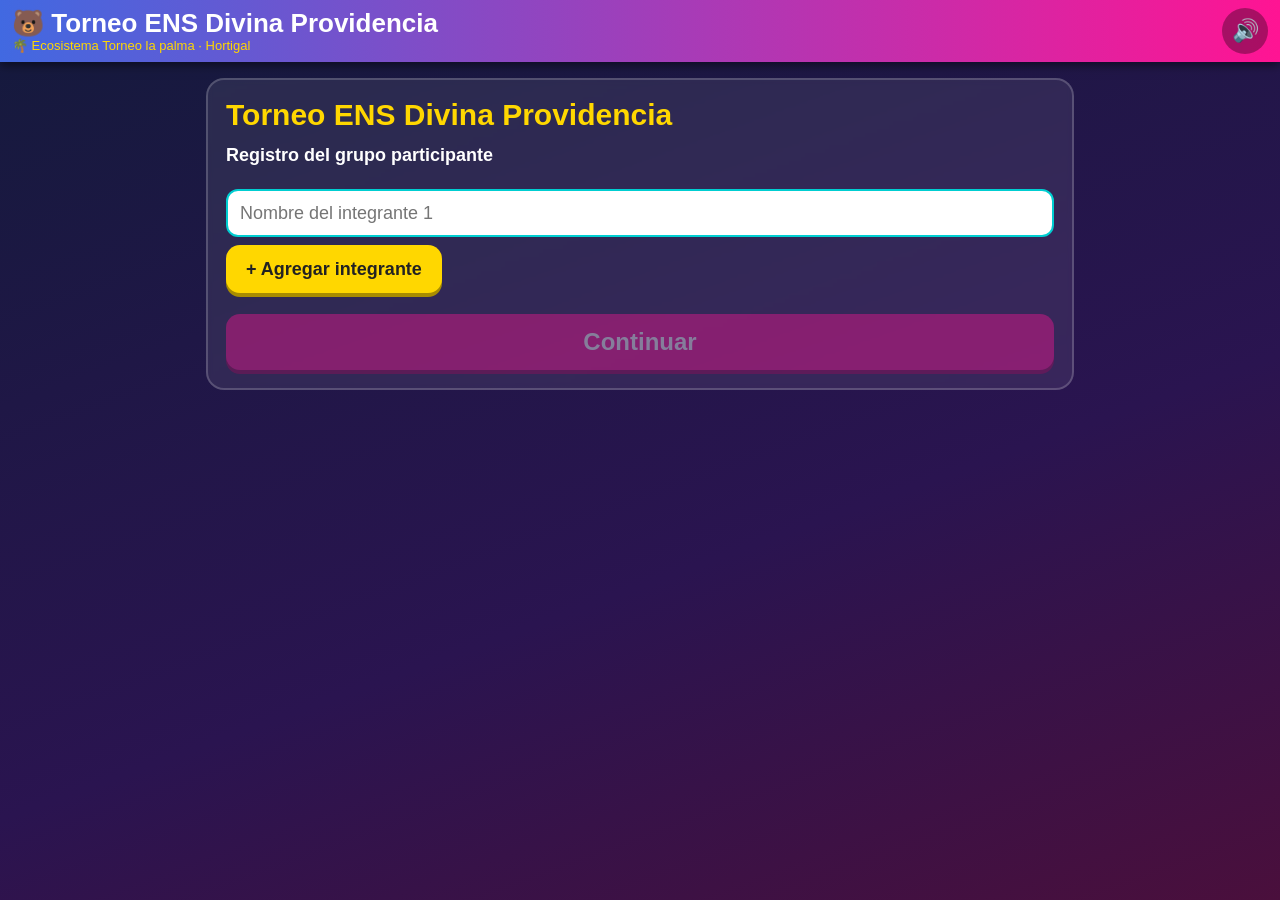
<file: juegos/torneo-dks.html>
<!DOCTYPE html>
<html lang="es">
<head>
<meta charset="UTF-8">
<meta name="viewport" content="width=device-width, initial-scale=1.0, maximum-scale=5.0">
<title>Torneo ENS Divina Providencia</title>
<style>
/* ===== ESTILOS GENERALES ===== */
:root{--azul:#4169E1;--rosa:#FF1493;--oro:#FFD700;--cian:#00CED1;--oscuro:#141a3c}
*{box-sizing:border-box;margin:0;padding:0}
html,body{width:100%;min-height:100%;overflow-x:hidden}
body{font-family:'Segoe UI',Arial,sans-serif;font-size:18px;color:#fff;background:linear-gradient(160deg,#141a3c,#2a1450 60%,#4a0f3c);min-height:100vh}
header{position:sticky;top:0;z-index:50;display:flex;align-items:center;justify-content:space-between;gap:8px;padding:8px 12px;background:linear-gradient(90deg,var(--azul),var(--rosa));box-shadow:0 3px 10px #0008}
header h1{font-size:clamp(16px,3.4vw,26px);line-height:1.15}
header small{display:block;font-size:13px;color:var(--oro)}
#mute{min-width:46px;min-height:46px;border:none;border-radius:50%;font-size:22px;background:#0005;color:#fff;cursor:pointer}
.screen{display:none;max-width:900px;margin:0 auto;padding:16px}
.screen.on{display:block}
.card{background:#ffffff14;border:2px solid #ffffff30;border-radius:18px;padding:18px;margin-bottom:14px;backdrop-filter:blur(3px)}
h2{color:var(--oro);margin-bottom:10px;font-size:clamp(20px,4vw,30px)}
p,li{line-height:1.45}
ul{padding-left:22px}
.btn{min-height:48px;min-width:48px;padding:10px 20px;border:none;border-radius:14px;font-size:18px;font-weight:700;cursor:pointer;color:#fff;background:var(--azul);box-shadow:0 4px 0 #1b2f80}
.btn:active{transform:translateY(3px);box-shadow:0 1px 0 #1b2f80}
.btn.rosa{background:var(--rosa);box-shadow:0 4px 0 #9a0b58}
.btn.oro{background:var(--oro);color:#222;box-shadow:0 4px 0 #a88c00}
.btn.grande{font-size:24px;padding:14px 32px;width:100%}
.btn:disabled{opacity:.4;cursor:not-allowed}
.fila{display:flex;gap:8px;margin-bottom:8px}
.fila input{flex:1;min-width:0;min-height:48px;padding:8px 12px;font-size:18px;border-radius:12px;border:2px solid var(--cian);background:#fff;color:#111}
.fila .btn{padding:8px 14px}
.chips{display:flex;flex-wrap:wrap;gap:8px}
.chip{background:var(--cian);color:#012;padding:6px 14px;border-radius:20px;font-weight:700}
.lore{font-size:15px;color:#cfe;font-style:italic;margin-top:8px}
/* ===== PANTALLA DE JUEGO ===== */
#hud{display:flex;flex-wrap:wrap;justify-content:space-between;gap:6px;font-weight:700;margin-bottom:8px}
#hud span{background:#0006;padding:6px 12px;border-radius:12px}
#wrap{position:relative}
canvas{display:block;width:100%;height:auto;border-radius:16px;border:3px solid var(--oro);background:#000;touch-action:manipulation}
#qbox{position:absolute;inset:0;display:none;align-items:center;justify-content:center;padding:8px;background:#0b0f2ccc;border-radius:16px;overflow:auto}
#qbox.on{display:flex}
#qin{width:100%;max-width:680px;max-height:100%;overflow:auto;background:#1c2257;border:3px solid var(--cian);border-radius:16px;padding:14px}
#qin h3{color:var(--oro);font-size:19px;margin-bottom:10px;line-height:1.3}
.op{display:block;width:100%;text-align:left;margin-bottom:8px;min-height:46px;padding:10px 12px;font-size:17px;border-radius:12px;border:2px solid var(--cian);background:#2a3380;color:#fff;cursor:pointer}
.op.ok{background:#1a9a4a;border-color:#7dffa8}
.op.mal{background:#b3203a;border-color:#ff9aa8}
#fb{margin:8px 0;font-size:16px;line-height:1.4}
#saltar{margin-top:10px;width:100%;font-size:22px}
.nivel{font-size:clamp(26px,6vw,40px);color:var(--oro);font-weight:800}
.big{font-size:clamp(30px,7vw,52px);font-weight:800;color:var(--cian)}
@media(max-width:600px){body{font-size:16px}.card{padding:12px}.op{font-size:16px}}
</style>
</head>
<body>
<header>
  <div><h1>🐻 Torneo ENS Divina Providencia</h1><small>🌴 Ecosistema Torneo la palma · Hortigal</small></div>
  <button id="mute" aria-label="Silenciar">🔊</button>
</header>

<!-- PANTALLA 1: REGISTRO -->
<section class="screen on" id="s1">
  <div class="card">
    <h2>Torneo ENS Divina Providencia</h2>
    <p><b>Registro del grupo participante</b></p><br>
    <div id="lista"></div>
    <button class="btn oro" id="add">+ Agregar integrante</button>
    <br><br>
    <button class="btn rosa grande" id="cont" disabled>Continuar</button>
  </div>
</section>

<!-- PANTALLA 2: BIENVENIDA -->
<section class="screen" id="s2">
  <div class="card">
    <h2>🐻 Oso Atleta: ¡Salta, responde y gana!</h2>
    <p>Ayuden al oso a cruzar la ciudad 🏙️ y el desierto 🏜️ del torneo, superando los balones que ruedan por el camino.</p>
    <ul>
      <li><b>Saltar:</b> barra espaciadora, flecha ↑, clic o toque en la pantalla (o botón SALTAR).</li>
      <li><b>Balones</b> (⚽🏀🏐⚾): esquívenlos. Cada choque resta 5 puntos.</li>
      <li><b>Gemas</b> 💎: recójanlas, cada una suma 10 puntos.</li>
      <li><b>Retos de deporte:</b> cada cierto tiempo llega una pregunta. Respondan en equipo (también con teclas 1-4). Acierto = +50 puntos y cambio de mundo; error = pierden una vida ❤️.</li>
      <li>Son 8 retos y 3 vidas. ¡Argumenten juntos antes de elegir!</li>
    </ul>
    <p class="lore">Este desafío forma parte del Torneo la palma, donde los mejores equipos del Torneo ENS Divina Providencia demuestran su talento.</p>
  </div>
  <div class="card"><b>Equipo participante:</b><br><br><div class="chips" id="equipo"></div></div>
  <button class="btn rosa grande" id="jugar">🎮 ¡Jugar!</button>
</section>

<!-- PANTALLA 3: JUEGO -->
<section class="screen" id="s3">
  <div id="hud"><span id="hPun">⭐ 0</span><span id="hVid">❤️❤️❤️</span><span id="hRet">Reto 1/8</span><span id="hMun">🏙️ Ciudad</span></div>
  <div id="wrap">
    <canvas id="cv" width="800" height="400"></canvas>
    <div id="qbox"><div id="qin"></div></div>
  </div>
  <button class="btn grande" id="saltar">⬆ SALTAR</button>
</section>

<!-- PANTALLA 4: RESULTADO -->
<section class="screen" id="s4">
  <div class="card">
    <h2>Resultado del Torneo</h2>
    <p><b>Equipo:</b></p><div class="chips" id="rEq" style="margin:8px 0 14px"></div>
    <p>Puntaje final</p><div class="big" id="rPun">0</div>
    <p id="rAc"></p><br>
    <p>Nivel de desempeño</p><div class="nivel" id="rNiv"></div>
  </div>
  <div class="card">
    <h2>Conceptos clave aprendidos</h2>
    <p>Responder y superar obstáculos de la materia asignada (Deportes):</p>
    <ul>
      <li>Los retos se superan con conocimiento: reglamento, medidas y duración de cada deporte.</li>
      <li>Fútbol: 11 jugadores por equipo, 90 minutos, el fuera de lugar y el VAR.</li>
      <li>Baloncesto: canasta de 3 puntos, 5 jugadores y aro a 3,05 m.</li>
      <li>Voleibol: 6 jugadores, 3 toques por equipo y sets a 25 puntos.</li>
      <li>Béisbol: 9 entradas, 3 outs y 4 bases (home run).</li>
      <li>Hábitos: calentar, hidratarse y el juego limpio (fair play) ayudan a rendir más.</li>
      <li>Trabajar en equipo y decidir con argumentos mejora los resultados.</li>
    </ul>
  </div>
  <button class="btn rosa grande" id="otra">🔄 Jugar de nuevo</button>
</section>

<script>
/* ================= ESTADO EN MEMORIA (sin localStorage) ================= */
let integrantes = [""];                 // nombres del grupo
let G = {};                             // estado de la partida
const $ = id => document.getElementById(id);
function mostrar(id){document.querySelectorAll('.screen').forEach(s=>s.classList.remove('on'));$(id).classList.add('on');window.scrollTo(0,0);}

/* ================= AUDIO (Web Audio API, reguetón procedural) ================= */
let AC=null, master=null, musicaOn=false, silencio=false, paso=0, tNext=0, timer=null;
function initAudio(){
  if(AC) {if(AC.state==='suspended')AC.resume();return;}
  AC=new (window.AudioContext||window.webkitAudioContext)();
  master=AC.createGain();master.gain.value=silencio?0:0.7;master.connect(AC.destination);
}
// Tono con envolvente ADSR simple
function tono(f,tipo,t,dur,vol,f2){
  const o=AC.createOscillator(),g=AC.createGain();
  o.type=tipo;o.frequency.setValueAtTime(f,t);if(f2)o.frequency.exponentialRampToValueAtTime(f2,t+dur);
  g.gain.setValueAtTime(0.0001,t);g.gain.linearRampToValueAtTime(vol,t+0.01);
  g.gain.exponentialRampToValueAtTime(vol*0.5,t+dur*0.4);g.gain.exponentialRampToValueAtTime(0.0001,t+dur);
  o.connect(g);g.connect(master);o.start(t);o.stop(t+dur+0.05);
}
function ruido(t,dur,vol,hp){
  const n=AC.sampleRate*dur,b=AC.createBuffer(1,n,AC.sampleRate),d=b.getChannelData(0);
  for(let i=0;i<n;i++)d[i]=Math.random()*2-1;
  const s=AC.createBufferSource(),g=AC.createGain(),f=AC.createBiquadFilter();
  s.buffer=b;f.type='highpass';f.frequency.value=hp;
  g.gain.setValueAtTime(vol,t);g.gain.exponentialRampToValueAtTime(0.0001,t+dur);
  s.connect(f);f.connect(g);g.connect(master);s.start(t);
}
// Patrón dembow simplificado: 16 pasos por compás, 96 bpm
const BASS=[55,0,0,55,0,0,65.4,0,49,0,0,49,0,0,55,0];
const LEAD=[440,0,523,0,659,0,523,0,440,0,392,0,440,0,0,0];
function paso16(p,t){
  const s=p%16,compas=Math.floor(p/16);
  if(s%4===0){tono(150,'sine',t,0.2,0.9,45);}                // bombo
  if(s===3||s===6||s===11||s===14){ruido(t,0.12,0.35,1500);tono(220,'triangle',t,0.08,0.2);} // caja dembow
  if(s%2===0)ruido(t,0.03,0.12,7000);                          // hi-hat
  if(BASS[s])tono(BASS[s],'sawtooth',t,0.25,0.35);             // bajo
  if(s===0||s===6||s===10){tono(220,'square',t,0.15,0.07);tono(262,'square',t,0.15,0.07);tono(330,'square',t,0.15,0.07);} // acorde
  if(compas<4&&LEAD[s])tono(LEAD[s],'triangle',t,0.2,0.18);    // intro melódica
}
function planificar(){
  while(tNext<AC.currentTime+0.15){paso16(paso,tNext);tNext+=60/96/4;paso++;}
}
function iniciarMusica(){
  if(musicaOn||!AC)return;musicaOn=true;paso=0;tNext=AC.currentTime+0.05;
  timer=setInterval(planificar,40);
}
function sfx(tipo){
  if(!AC)return;const t=AC.currentTime;
  if(tipo==='click')tono(700,'square',t,0.07,0.15);
  if(tipo==='gema'){tono(1200,'sine',t,0.08,0.25);tono(1800,'sine',t+0.07,0.1,0.25);}
  if(tipo==='ok'){[523,659,784,1047].forEach((f,i)=>tono(f,'triangle',t+i*0.09,0.18,0.3));}
  if(tipo==='mal'){tono(300,'sawtooth',t,0.35,0.3,90);}
  if(tipo==='golpe'){tono(120,'square',t,0.15,0.3,50);}
  if(tipo==='salto')tono(300,'sine',t,0.15,0.2,700);
  if(tipo==='fin'){[392,523,659,784,1047].forEach((f,i)=>tono(f,'square',t+i*0.12,0.3,0.2));}
}
$('mute').onclick=()=>{initAudio();silencio=!silencio;master.gain.value=silencio?0:0.7;$('mute').textContent=silencio?'🔇':'🔊';};
// Música inicia tras la primera interacción
document.addEventListener('pointerdown',()=>{initAudio();iniciarMusica();},{once:true});
document.addEventListener('keydown',()=>{initAudio();iniciarMusica();},{once:true});
document.addEventListener('click',e=>{if(e.target.closest('.btn'))sfx('click');});

/* ================= PANTALLA 1: REGISTRO ================= */
function pintarLista(){
  const cont=$('lista');cont.innerHTML='';
  integrantes.forEach((n,i)=>{
    const f=document.createElement('div');f.className='fila';
    const inp=document.createElement('input');inp.type='text';inp.maxLength=60;inp.value=n;
    inp.placeholder='Nombre del integrante '+(i+1);
    inp.oninput=()=>{integrantes[i]=inp.value;validar();};
    f.appendChild(inp);
    if(integrantes.length>1){
      const x=document.createElement('button');x.className='btn rosa';x.textContent='✕';x.setAttribute('aria-label','Quitar');
      x.onclick=()=>{integrantes.splice(i,1);pintarLista();validar();};f.appendChild(x);
    }
    cont.appendChild(f);
  });
}
function validar(){$('cont').disabled=!integrantes.some(n=>n.trim().length>0);}
$('add').onclick=()=>{integrantes.push("");pintarLista();const ins=$('lista').querySelectorAll('input');ins[ins.length-1].focus();validar();};
$('cont').onclick=()=>{
  integrantes=integrantes.map(n=>n.trim()).filter(n=>n);
  $('equipo').innerHTML='';
  integrantes.forEach(n=>{const c=document.createElement('span');c.className='chip';c.textContent='👤 '+n;$('equipo').appendChild(c);});
  mostrar('s2');
};

/* ================= PREGUNTAS DE DEPORTES (Décimo) ================= */
const PREG=[
 {q:"⚽ En fútbol, ¿cuántos jugadores de cada equipo están en la cancha al inicio (incluido el arquero)?",o:["9","10","11","12"],c:2,e:"Cada equipo juega con 11 jugadores: 10 de campo y 1 arquero."},
 {q:"🏀 ¿A qué altura está el aro de baloncesto sobre el piso?",o:["2,50 m","3,05 m","3,50 m","2,85 m"],c:1,e:"El aro oficial está a 3,05 m (10 pies) en todas las categorías de adultos."},
 {q:"🏐 En voleibol, ¿cuántos toques como máximo puede dar un equipo antes de pasar el balón?",o:["2","3","4","5"],c:1,e:"Se permiten hasta 3 toques por equipo (sin contar el bloqueo)."},
 {q:"⚾ En béisbol, ¿cuántos outs hay en cada mitad de entrada?",o:["2","3","4","5"],c:1,e:"Con 3 outs termina la mitad de la entrada y cambian los equipos."},
 {q:"⚽ Un jugador queda en 'fuera de lugar' cuando, al recibir el pase, está...",o:["Más cerca de la línea de gol rival que el balón y el penúltimo rival","En su propio campo","Detrás del balón","Junto al árbitro"],c:0,e:"Está en posición adelantada si está más cerca de la meta rival que el balón y que el penúltimo adversario."},
 {q:"🏀 ¿Cuántos puntos vale un tiro de campo convertido desde detrás de la línea de tres puntos?",o:["1","2","3","4"],c:2,e:"Los tiros desde detrás del arco valen 3 puntos; los de dentro, 2; y el tiro libre, 1."},
 {q:"💧 Antes y durante el ejercicio intenso, ¿qué hábito mejora el rendimiento y previene lesiones?",o:["No tomar agua","Calentar e hidratarse","Entrenar sin descanso","Saltarse el desayuno"],c:1,e:"Calentar prepara músculos y articulaciones, y la hidratación evita calambres y fatiga."},
 {q:"🤝 Un rival cae lesionado y tu equipo tiene el balón. ¿Qué acción refleja el juego limpio (fair play)?",o:["Seguir atacando sin mirar","Sacar el balón fuera para que lo atiendan","Burlarse del rival","Reclamar al árbitro"],c:1,e:"El fair play es respetar al rival y priorizar la salud sobre el marcador."}
];
const TOTAL=PREG.length;

/* ================= JUEGO (Canvas 2D, plataforma) ================= */
const cv=$('cv'),cx=cv.getContext('2d'),W=800,H=400,SUELO=330;
let raf=null,ultimo=0,intro=0;

function nuevaPartida(){
  G={score:0,vidas:3,idx:0,aciertos:0,mundo:'ciudad',scroll:0,t:0,tq:0,spawn:1,gspawn:0.6,
     obs:[],gemas:[],oso:{x:110,y:SUELO,vy:0,suelo:true,inv:0},esperando:false,fin:false,banner:0,bannerTxt:''};
  actualizarHUD();
}
function actualizarHUD(){
  $('hPun').textContent='⭐ '+G.score;
  $('hVid').textContent='❤️'.repeat(Math.max(G.vidas,0))+'🖤'.repeat(3-Math.max(G.vidas,0));
  $('hRet').textContent='Reto '+Math.min(G.idx+1,TOTAL)+'/'+TOTAL;
  $('hMun').textContent=G.mundo==='ciudad'?'🏙️ Ciudad':'🏜️ Desierto';
}
function saltar(){
  if(!G.oso||G.esperando||G.fin||!$('s3').classList.contains('on'))return;
  if(G.oso.suelo){G.oso.vy=-640;G.oso.suelo=false;sfx('salto');}
}
document.addEventListener('keydown',e=>{
  if(['Space','ArrowUp','KeyW'].includes(e.code)){e.preventDefault();saltar();}
  if(G.esperando&&G.opciones&&'1234'.includes(e.key)&&+e.key<=G.opciones.length)responder(+e.key-1);
});
cv.addEventListener('pointerdown',saltar);
$('saltar').addEventListener('pointerdown',e=>{e.preventDefault();saltar();});

function actualizar(dt){
  if(G.esperando||G.fin)return;
  const o=G.oso,v=230+G.idx*8;
  G.t+=dt;G.tq+=dt;G.scroll+=v*dt;if(G.banner>0)G.banner-=dt;
  // física del oso
  o.vy+=1750*dt;o.y+=o.vy*dt;
  if(o.y>=SUELO){o.y=SUELO;o.vy=0;o.suelo=true;}
  if(o.inv>0)o.inv-=dt;
  // generar balones y gemas
  G.spawn-=dt;
  if(G.spawn<=0){
    const alto=Math.random()<0.3;
    G.obs.push({x:W+30,r:18,y:alto?SUELO-88:SUELO-18,t:Math.floor(Math.random()*4),rot:0,alto});
    G.spawn=1.2+Math.random()*1.1;
  }
  G.gspawn-=dt;
  if(G.gspawn<=0){G.gemas.push({x:W+30,y:SUELO-30-Math.random()*95});G.gspawn=0.8+Math.random()*0.9;}
  // mover y colisionar
  G.obs.forEach(b=>{b.x-=(v+60)*dt;b.rot+=dt*6;
    if(o.inv<=0&&Math.abs(b.x-o.x)<b.r+18&&b.y+b.r>o.y-52&&b.y-b.r<o.y){
      G.score=Math.max(0,G.score-5);o.inv=1.2;b.x=-100;sfx('golpe');actualizarHUD();}});
  G.gemas.forEach(g=>{g.x-=v*dt;
    if(Math.abs(g.x-o.x)<28&&g.y>o.y-70&&g.y<o.y+6){g.x=-100;G.score+=10;sfx('gema');actualizarHUD();}});
  G.obs=G.obs.filter(b=>b.x>-60);G.gemas=G.gemas.filter(g=>g.x>-40);
  // cada ~10 s llega un reto de deporte
  if(G.tq>10)lanzarPregunta();
}

/* ---------- Dibujo ---------- */
function hash(i){return(Math.sin(i*127.1)*43758.5453)%1;}
function dibujarFondo(){
  const c=G.mundo==='ciudad';
  const g=cx.createLinearGradient(0,0,0,H);
  if(c){g.addColorStop(0,'#2a2f8f');g.addColorStop(0.6,'#FF1493');g.addColorStop(1,'#FFD700');}
  else{g.addColorStop(0,'#00CED1');g.addColorStop(0.6,'#ffd9a0');g.addColorStop(1,'#f3b65a');}
  cx.fillStyle=g;cx.fillRect(0,0,W,H);
  // sol / luna
  cx.fillStyle=c?'#fff3b0':'#FFD700';cx.beginPath();cx.arc(660,80,c?30:45,0,7);cx.fill();
  if(c){
    [[0.25,110,'#1d2470'],[0.5,80,'#2b3aa8']].forEach(([f,bw,col],L)=>{
      const off=G.scroll*f;
      for(let i=Math.floor(off/bw);i<Math.floor(off/bw)+W/bw+2;i++){
        const h=90+Math.abs(hash(i+L*50))*(L?150:200),x=i*bw-off;
        cx.fillStyle=col;cx.fillRect(x,SUELO-h,bw-6,h);
        cx.fillStyle=(i%2)?'#FFD700':'#00CED1';
        for(let y=SUELO-h+10;y<SUELO-12;y+=22)for(let k=8;k<bw-18;k+=20)if(Math.abs(hash(i*7+y+k))>0.35)cx.fillRect(x+k,y,8,10);
      }
    });
  }else{
    [[0.2,'#e8a24a',200,70],[0.45,'#d68a30',260,50]].forEach(([f,col,w,h])=>{
      const off=G.scroll*f;cx.fillStyle=col;
      for(let i=Math.floor(off/w)-1;i<Math.floor(off/w)+W/w+2;i++){
        const x=i*w-off;cx.beginPath();cx.moveTo(x,SUELO);cx.quadraticCurveTo(x+w/2,SUELO-h*2,x+w,SUELO);cx.fill();}
    });
    // cactus
    const off=G.scroll*0.8;cx.fillStyle='#2e8b3d';
    for(let i=Math.floor(off/260);i<Math.floor(off/260)+5;i++){const x=i*260-off+100;
      cx.fillRect(x,SUELO-46,10,46);cx.fillRect(x-12,SUELO-34,12,6);cx.fillRect(x-12,SUELO-46,6,18);cx.fillRect(x+10,SUELO-28,12,6);cx.fillRect(x+16,SUELO-40,6,18);}
  }
  // suelo
  cx.fillStyle=c?'#33384f':'#d9a24a';cx.fillRect(0,SUELO,W,H-SUELO);
  cx.fillStyle=c?'#00CED1':'#b8832f';
  const off=G.scroll%80;for(let x=-off;x<W;x+=80)cx.fillRect(x,SUELO+30,40,5);
}
function balon(b){
  cx.save();cx.translate(b.x,b.y);cx.rotate(b.rot);const r=b.r;
  const col=['#fff','#ff8c1a','#fff','#fff'][b.t];
  cx.fillStyle=col;cx.beginPath();cx.arc(0,0,r,0,7);cx.fill();cx.strokeStyle='#222';cx.lineWidth=2;cx.stroke();
  if(b.t===0){cx.fillStyle='#222';cx.beginPath();for(let i=0;i<5;i++){const a=i*1.2566;cx.lineTo(Math.cos(a)*r*.45,Math.sin(a)*r*.45);}cx.fill();
    for(let i=0;i<5;i++){const a=i*1.2566;cx.beginPath();cx.moveTo(Math.cos(a)*r*.45,Math.sin(a)*r*.45);cx.lineTo(Math.cos(a)*r,Math.sin(a)*r);cx.stroke();}}
  if(b.t===1){cx.beginPath();cx.moveTo(-r,0);cx.lineTo(r,0);cx.moveTo(0,-r);cx.lineTo(0,r);cx.arc(-r*1.1,0,r*.8,-1,1);cx.arc(r*1.1,0,r*.8,2.1,4.2);cx.stroke();}
  if(b.t===2){cx.fillStyle='#4169E1';cx.beginPath();cx.arc(0,0,r,0.3,1.8);cx.lineTo(0,0);cx.fill();cx.fillStyle='#FFD700';cx.beginPath();cx.arc(0,0,r,2.4,3.9);cx.lineTo(0,0);cx.fill();}
  if(b.t===3){cx.strokeStyle='#d11';cx.beginPath();cx.arc(-r*1.2,0,r*.9,-.7,.7);cx.stroke();cx.beginPath();cx.arc(r*1.2,0,r*.9,2.4,3.9);cx.stroke();}
  cx.restore();
}
function gema(g){
  cx.save();cx.translate(g.x,g.y+Math.sin(G.t*5+g.x)*3);
  cx.fillStyle='#00CED1';cx.strokeStyle='#fff';cx.lineWidth=2;
  cx.beginPath();cx.moveTo(0,-13);cx.lineTo(11,-3);cx.lineTo(0,13);cx.lineTo(-11,-3);cx.closePath();cx.fill();cx.stroke();cx.restore();
}
function oso(){
  const o=G.oso;if(o.inv>0&&Math.floor(G.t*14)%2)return;
  const x=o.x,y=o.y,p=o.suelo?Math.sin(G.t*16)*8:6;
  cx.fillStyle='#6b3f1d';cx.fillRect(x-14,y-14,10,14+(o.suelo?p/4:0));cx.fillRect(x+6,y-14,10,14-(o.suelo?p/4:0)); // patas
  cx.fillStyle='#8B5A2B';cx.beginPath();cx.ellipse(x,y-30,22,24,0,0,7);cx.fill();                              // cuerpo
  cx.fillStyle='#FF1493';cx.beginPath();cx.ellipse(x,y-28,20,16,0,0,7);cx.fill();                              // camiseta
  cx.fillStyle='#fff';cx.font='bold 14px Arial';cx.textAlign='center';cx.fillText('10',x,y-23);
  cx.fillStyle='#8B5A2B';cx.beginPath();cx.arc(x+12,y-58,16,0,7);cx.fill();                                      // cabeza
  cx.beginPath();cx.arc(x+2,y-72,6,0,7);cx.arc(x+22,y-72,6,0,7);cx.fill();                                     // orejas
  cx.fillStyle='#e0b889';cx.beginPath();cx.ellipse(x+19,y-53,9,7,0,0,7);cx.fill();                              // hocico
  cx.fillStyle='#000';cx.beginPath();cx.arc(x+22,y-56,2.5,0,7);cx.arc(x+14,y-62,2.5,0,7);cx.fill();
  cx.fillStyle='#FFD700';cx.fillRect(x-4,y-76,32,5);                                                            // vincha
  cx.textAlign='left';
}
function dibujar(){
  dibujarFondo();G.gemas.forEach(gema);G.obs.forEach(balon);oso();
  if(G.banner>0){cx.fillStyle='#000a';cx.fillRect(0,130,W,70);cx.fillStyle='#FFD700';cx.font='bold 30px Arial';cx.textAlign='center';cx.fillText(G.bannerTxt,W/2,175);cx.textAlign='left';}
}
function bucle(ts){
  const dt=Math.min((ts-ultimo)/1000||0,0.05);ultimo=ts;
  actualizar(dt);dibujar();
  if(!G.fin)raf=requestAnimationFrame(bucle);
}

/* ---------- Preguntas ---------- */
function lanzarPregunta(){
  G.esperando=true;G.tq=0;const P=PREG[G.idx];G.opciones=P.o;
  const q=$('qin');q.innerHTML='';
  const t=document.createElement('h3');t.textContent='Reto '+(G.idx+1)+': '+P.q;q.appendChild(t);
  P.o.forEach((txt,i)=>{
    const b=document.createElement('button');b.className='op';b.textContent=(i+1)+'. '+txt;b.onclick=()=>responder(i);b.id='op'+i;q.appendChild(b);
  });
  const fb=document.createElement('div');fb.id='fb';q.appendChild(fb);
  $('qbox').classList.add('on');
}
function responder(i){
  if(G.respondida)return;G.respondida=true;
  const P=PREG[G.idx],ok=i===P.c,fb=$('fb');
  document.querySelectorAll('.op').forEach(b=>b.disabled=true);
  $('op'+P.c).classList.add('ok');
  if(ok){G.aciertos++;G.score+=50;sfx('ok');fb.textContent='✅ ¡Correcto! +50 puntos. '+P.e;}
  else{G.vidas--;$('op'+i).classList.add('mal');sfx('mal');fb.textContent='❌ Incorrecto, pierden una vida. '+P.e;}
  actualizarHUD();
  const b=document.createElement('button');b.className='btn oro';
  const termina=G.vidas<=0||G.idx>=TOTAL-1;
  b.textContent=termina?'🏆 Ver resultado':'▶ Continuar';
  b.onclick=()=>siguiente(termina);$('qin').appendChild(b);
}
function siguiente(termina){
  G.respondida=false;$('qbox').classList.remove('on');
  if(termina){terminar();return;}
  G.idx++;G.obs=[];G.gemas=[];
  G.mundo=G.mundo==='ciudad'?'desierto':'ciudad'; // cambio de mundo
  G.banner=2.2;G.bannerTxt=G.mundo==='ciudad'?'🏙️ ¡Bienvenidos a la Ciudad!':'🏜️ ¡Bienvenidos al Desierto!';
  G.esperando=false;ultimo=performance.now();actualizarHUD();
}

/* ================= FIN Y RESULTADOS ================= */
function terminar(){
  G.fin=true;cancelAnimationFrame(raf);sfx('fin');
  const respondidas=G.respondida===false&&G.idx<TOTAL?G.idx+1:TOTAL;
  const pct=Math.round(G.aciertos/TOTAL*100);
  const niv=pct>=90?5:pct>=75?4:pct>=60?3:pct>=40?2:1;
  const nom=['','Necesita mejorar','En proceso','Aceptable','Bueno','Excelente'];
  $('rEq').innerHTML='';
  integrantes.forEach(n=>{const c=document.createElement('span');c.className='chip';c.textContent='👤 '+n;$('rEq').appendChild(c);});
  $('rPun').textContent=G.score;
  $('rAc').textContent='Aciertos: '+G.aciertos+' de '+TOTAL+' retos ('+pct+'%)';
  $('rNiv').textContent='Nivel '+niv+' – '+nom[niv]+' '+'⭐'.repeat(niv);
  mostrar('s4');
}

/* ================= NAVEGACIÓN ================= */
function empezar(){
  mostrar('s3');nuevaPartida();$('qbox').classList.remove('on');
  G.banner=2.5;G.bannerTxt='🏙️ ¡Torneo la palma: a la Ciudad!';
  cancelAnimationFrame(raf);ultimo=performance.now();raf=requestAnimationFrame(bucle);
}
$('jugar').onclick=empezar;
$('otra').onclick=empezar;   // mantiene los nombres del grupo en memoria
pintarLista();validar();
</script>
</body>
</html>
</file>
<file: styles.css>
:root{--navy:#0d2a4f;--blue:#1c5d99;--sky:#3db5ff;--green:#3a9a2e;--yellow:#ffb627;--orange:#f26a1b;--bg:#f6f9fd;--ink:#14243b;--muted:#5a6b82;--r:20px}
*{box-sizing:border-box}
html{scroll-behavior:smooth;scroll-padding-top:76px}
body{margin:0;font-family:"Segoe UI",system-ui,-apple-system,Roboto,sans-serif;color:var(--ink);background:var(--bg);line-height:1.6;overflow-x:hidden}
img{max-width:100%;display:block}
a{color:var(--blue)}
.wrap{width:min(1120px,100% - 2rem);margin-inline:auto}

/* NAV */
.nav{position:fixed;inset:0 0 auto 0;z-index:50;display:flex;align-items:center;justify-content:space-between;padding:.5rem 1rem;background:rgba(13,42,79,.92);backdrop-filter:blur(10px);color:#fff}
.brand{display:flex;align-items:center;gap:.5rem;color:#fff;text-decoration:none;font-weight:700}
.brand img{height:42px;width:auto}
.round{border-radius:50%}
.brand span{display:none}
.burger{background:none;border:0;width:44px;height:44px;display:grid;place-content:center;gap:5px;cursor:pointer}
.burger span{display:block;width:24px;height:3px;background:#fff;border-radius:2px;transition:.3s}
.burger[aria-expanded=true] span:nth-child(1){transform:translateY(8px) rotate(45deg)}
.burger[aria-expanded=true] span:nth-child(2){opacity:0}
.burger[aria-expanded=true] span:nth-child(3){transform:translateY(-8px) rotate(-45deg)}
#menu{position:absolute;top:100%;left:0;right:0;background:var(--navy);display:none;flex-direction:column;padding:.5rem 1rem 1rem}
#menu.open{display:flex}
#menu a{color:#fff;text-decoration:none;padding:.7rem .4rem;border-bottom:1px solid rgba(255,255,255,.1);font-weight:600}
#menu a.active{color:var(--yellow)}

/* HERO */
.hero{position:relative;padding:7rem 0 4rem;color:#fff;background:linear-gradient(135deg,#0d2a4f,#1c5d99 60%,#2a7fc4);overflow:hidden}
.hero-bg{position:absolute;inset:0;background:radial-gradient(circle at 80% 20%,rgba(255,182,39,.25),transparent 40%),radial-gradient(circle at 10% 90%,rgba(123,217,87,.2),transparent 40%);}
.hero-bg::after{content:"";position:absolute;inset:0;background-image:radial-gradient(rgba(255,255,255,.12) 3px,transparent 3px);background-size:34px 34px;opacity:.5}
.hero-grid{position:relative;display:grid;gap:2rem;align-items:center}
.kicker{margin:0 0 .5rem;font-size:.8rem;font-weight:700;letter-spacing:.12em;text-transform:uppercase;color:var(--yellow)}
.hero h1{font-size:clamp(2rem,7vw,3.6rem);line-height:1.1;margin:.2rem 0 1rem}
.grad{background:linear-gradient(90deg,#ffb627,#ff6a3d);-webkit-background-clip:text;background-clip:text;color:transparent}
.lead{font-size:1.1rem;max-width:56ch;opacity:.95}
.cta{display:flex;flex-wrap:wrap;gap:.7rem;margin:1.4rem 0}
.btn{display:inline-flex;align-items:center;justify-content:center;gap:.4rem;min-height:48px;padding:.7rem 1.4rem;border-radius:999px;font:inherit;font-weight:700;text-decoration:none;border:2px solid transparent;cursor:pointer;transition:.2s}
.btn.primary{background:linear-gradient(135deg,var(--yellow),var(--orange));color:#2a1500;box-shadow:0 6px 18px rgba(242,106,27,.35)}
.btn.ghost{border-color:rgba(255,255,255,.7);color:#fff}
.btn:hover{transform:translateY(-3px)}
.stats{list-style:none;padding:0;margin:1.5rem 0 0;display:grid;grid-template-columns:repeat(2,1fr);gap:.8rem}
.stats li{background:rgba(255,255,255,.1);border-radius:14px;padding:.7rem;text-align:center}
.stats b{display:block;font-size:2rem;color:var(--yellow)}
.stats span{font-size:.8rem;opacity:.9}
.hero-art{position:relative;justify-self:center;width:min(300px,70%)}
.hero-art .float{border-radius:50%;box-shadow:0 20px 50px rgba(0,0,0,.4);animation:float 5s ease-in-out infinite}
.hero-art .badge{position:absolute;width:42%;right:-12%;bottom:-6%;filter:drop-shadow(0 8px 14px rgba(0,0,0,.4))}
@keyframes float{50%{transform:translateY(-14px)}}

/* SECTIONS */
.sec{padding:4.5rem 0}
.sec.alt{background:#e9f1fb}
.sec .kicker{color:var(--orange)}
h2{font-size:clamp(1.7rem,5vw,2.6rem);line-height:1.15;margin:.2rem 0 .8rem;color:var(--navy)}
.sub{color:var(--muted);max-width:62ch;margin-bottom:2rem}
h3{margin:.2rem 0 .4rem;color:var(--navy)}
.cards4{display:grid;gap:1rem}
.card{background:#fff;border-radius:var(--r);padding:1.4rem;box-shadow:0 6px 24px rgba(13,42,79,.08);transition:.25s}
.card:hover{transform:translateY(-6px)}
.card .ico{font-size:2.2rem}
.card p{margin:0;color:var(--muted)}
.steam{display:flex;flex-wrap:wrap;justify-content:center;gap:.8rem;margin-top:2.5rem}
.steam span{width:84px;height:84px;display:grid;place-content:center;text-align:center;border-radius:20px;background:var(--c);color:#fff;font-size:2rem;font-weight:800;line-height:1}
.steam small{font-size:.6rem;font-weight:600;margin-top:2px}

/* RETOS */
.levels{display:grid;gap:1.2rem;margin-top:1.5rem}
.level{position:relative;background:#fff;border-radius:var(--r);padding:2rem 1.4rem 1.4rem;border-top:8px solid var(--c);box-shadow:0 6px 24px rgba(13,42,79,.08)}
.level .num{position:absolute;top:-22px;left:1.2rem;width:48px;height:48px;border-radius:50%;background:var(--c);color:#fff;display:grid;place-content:center;font-weight:800;font-size:1.4rem;border:4px solid #e9f1fb}
.level p{color:var(--muted);margin:0 0 1rem}
.tag{display:inline-block;background:var(--c);color:#fff;border-radius:999px;padding:.15rem .8rem;font-weight:700;font-size:.85rem}
.final{margin:1.5rem 0;text-align:center;padding:1rem;border-radius:var(--r);background:var(--navy);color:#fff;font-size:1.2rem}
.rubric{background:#fff;border-radius:var(--r);padding:1.4rem;box-shadow:0 6px 24px rgba(13,42,79,.08)}
.rtable{display:grid;gap:.8rem}
.rtable div{display:grid;gap:.1rem;padding:.8rem 1rem;border-left:5px solid var(--yellow);background:#fff8e8;border-radius:10px}
.rtable p{margin:0;color:var(--muted)}
.rtable em{font-style:normal;font-weight:800;color:var(--orange)}

/* TIMELINE */
.timeline{list-style:none;margin:2rem 0;padding:0;position:relative}
.timeline::before{content:"";position:absolute;left:23px;top:0;bottom:0;width:4px;background:linear-gradient(var(--sky),var(--green));border-radius:2px}
.timeline li{display:flex;gap:1rem;margin-bottom:1.5rem;position:relative}
.dot{flex:none;width:50px;height:50px;border-radius:50%;background:var(--blue);color:#fff;display:grid;place-content:center;font-weight:800;border:4px solid var(--bg);z-index:1}
.timeline li p{margin:0;color:var(--muted)}
.infog img{border-radius:var(--r);box-shadow:0 10px 30px rgba(13,42,79,.2);cursor:zoom-in;width:100%}
.infog figcaption{text-align:center;color:var(--muted);font-size:.85rem;margin-top:.5rem}

/* GAMES */
.games{display:grid;gap:1.2rem}
.game{background:#fff;border-radius:var(--r);padding:1.5rem;border-bottom:8px solid var(--c);box-shadow:0 6px 24px rgba(13,42,79,.1);display:flex;flex-direction:column;transition:.25s}
.game:hover{transform:translateY(-6px)}
.gart{font-size:3rem;width:80px;height:80px;display:grid;place-content:center;border-radius:20px;background:color-mix(in srgb,var(--c) 20%,#fff)}
.game p{color:var(--muted);margin:0 0 .8rem;flex:1}
.chips{display:flex;flex-wrap:wrap;gap:.4rem;margin-bottom:1rem}
.chips span{font-size:.75rem;font-weight:700;padding:.15rem .6rem;border-radius:999px;background:#eef3fa;color:var(--blue)}
.game .btn{align-self:flex-start}

/* GALLERY */
.gallery{columns:2;column-gap:.7rem}
.gallery img{width:100%;margin-bottom:.7rem;border-radius:14px;cursor:zoom-in;transition:.25s;break-inside:avoid;box-shadow:0 4px 14px rgba(13,42,79,.15)}
.gallery img:hover{transform:scale(1.03)}

/* CONV */
.conv{display:grid;gap:2rem;align-items:center}
.conv img{border-radius:var(--r);box-shadow:0 14px 40px rgba(13,42,79,.25);width:min(380px,100%);margin-inline:auto;cursor:zoom-in}
.info{list-style:none;padding:0;margin:0 0 1.5rem;display:grid;gap:.6rem}
.info li{background:#fff;padding:.8rem 1rem;border-radius:12px;box-shadow:0 3px 10px rgba(13,42,79,.08)}

footer{background:var(--navy);color:#fff;padding:2.5rem 0}
.foot{display:flex;flex-direction:column;align-items:center;gap:1rem;text-align:center}
.logos{display:flex;gap:1rem;align-items:center}
.logos img{height:90px;width:auto}
footer p{margin:0;opacity:.9}

/* MODAL */
.modal{position:fixed;inset:0;z-index:100;background:#000;display:none;flex-direction:column}
.modal.open{display:flex}
.mbar{display:flex;justify-content:space-between;align-items:center;gap:.5rem;padding:.4rem .8rem;background:var(--navy);color:#fff}
.mbar span{display:flex;align-items:center;gap:.8rem}
.mbar a{color:var(--yellow);font-size:.85rem}
.mbar button{background:#e23b3b;color:#fff;border:0;width:44px;height:44px;border-radius:50%;font-size:1.1rem;cursor:pointer}
.modal iframe{flex:1;border:0;width:100%;background:#fff}
.lightbox{position:fixed;inset:0;z-index:110;background:rgba(0,0,0,.92);display:none;align-items:center;justify-content:center}
.lightbox.open{display:flex}
.lightbox img{max-width:92vw;max-height:88vh;border-radius:10px}
.lbx,.lbn{position:absolute;background:rgba(255,255,255,.15);color:#fff;border:0;border-radius:50%;width:48px;height:48px;font-size:1.6rem;cursor:pointer}
.lbx{top:14px;right:14px}.prev{left:8px}.next{right:8px}.lbn{top:50%;transform:translateY(-50%)}

/* reveal */
.reveal{opacity:0;transform:translateY(24px);transition:opacity .7s,transform .7s}
.reveal.in{opacity:1;transform:none}
@media(prefers-reduced-motion:reduce){.reveal{opacity:1;transform:none;transition:none}.float{animation:none}html{scroll-behavior:auto}}

/* TABLET+ */
@media(min-width:700px){
  .cards4{grid-template-columns:repeat(2,1fr)}
  .games{grid-template-columns:repeat(2,1fr)}
  .levels{grid-template-columns:repeat(3,1fr)}
  .rtable{grid-template-columns:repeat(3,1fr)}
  .gallery{columns:3}
  .stats{grid-template-columns:repeat(4,1fr)}
  .conv{grid-template-columns:1fr 1fr}
  .foot{flex-direction:row;justify-content:center;text-align:left}
}
@media(min-width:960px){
  .brand span{display:inline}
  .burger{display:none}
  #menu{position:static;display:flex;flex-direction:row;background:none;padding:0;gap:.2rem}
  #menu a{border:0;padding:.5rem .8rem;border-radius:999px}
  #menu a:hover{background:rgba(255,255,255,.12)}
  .hero-grid{grid-template-columns:1.3fr 1fr}
  .cards4{grid-template-columns:repeat(4,1fr)}
  .games{grid-template-columns:repeat(4,1fr)}
  .gallery{columns:4}
  .timeline{max-width:760px}
}

/* Marco teórico y detalles */
.block{margin-top:3.5rem}
.block h2{margin-top:0}
.h3big{font-size:1.5rem;margin-bottom:.8rem}
.acc{display:grid;gap:.7rem}
.acc details{background:#fff;border-radius:16px;padding:.2rem 1.1rem;box-shadow:0 4px 16px rgba(13,42,79,.08)}
.acc summary{cursor:pointer;font-weight:700;color:var(--navy);padding:.9rem 0;min-height:48px;list-style-position:outside}
.acc details[open] summary{border-bottom:1px solid #e3ebf5;margin-bottom:.6rem}
.acc p{color:var(--muted);margin:.4rem 0 .8rem}
.pill{display:inline-block;background:var(--c);color:#fff;font-size:.72rem;padding:.1rem .6rem;border-radius:999px;margin-right:.4rem}
.refs{font-size:.85rem;color:var(--muted);margin-top:1rem;font-style:italic}
.goal{background:var(--navy);color:#fff;padding:1.1rem 1.3rem;border-radius:var(--r);margin-bottom:1rem}
.checks{list-style:none;padding:0;display:grid;gap:.6rem;margin:0}
.checks li{background:#fff;padding:.8rem 1rem .8rem 2.6rem;border-radius:12px;position:relative;box-shadow:0 3px 10px rgba(13,42,79,.06)}
.checks li::before{content:"✓";position:absolute;left:.9rem;color:#fff;background:var(--green);width:1.3rem;height:1.3rem;border-radius:50%;display:grid;place-content:center;font-size:.8rem;top:.95rem}
.chips.big span{font-size:.95rem;padding:.4rem 1rem;background:#fff;box-shadow:0 3px 10px rgba(13,42,79,.1)}
.small{font-size:.9rem;color:var(--muted)}
.details3{display:grid;gap:1rem;margin:2rem 0}
.dcard{background:#fff;border-radius:var(--r);padding:1.2rem;box-shadow:0 6px 24px rgba(13,42,79,.08)}
.dcard h4{margin:0 0 .4rem;color:var(--navy);font-size:1.1rem}
.dcard p{margin:0;color:var(--muted)}
.final span{font-size:.95rem;opacity:.95}
.rtable{grid-template-columns:1fr}
.date{display:inline-block;font-size:.78rem;font-weight:800;color:var(--orange);text-transform:uppercase;letter-spacing:.05em}
.timeline li h3{margin-top:0}
@media(min-width:700px){.details3{grid-template-columns:repeat(3,1fr)}.checks{grid-template-columns:1fr 1fr}.rtable{grid-template-columns:repeat(2,1fr)}}
@media(min-width:960px){.rtable{grid-template-columns:repeat(3,1fr)}}
.st{font-style:normal;font-size:.7rem;padding:.1rem .55rem;border-radius:999px;margin-left:.4rem;letter-spacing:0;text-transform:none;color:#fff}.st.done{background:var(--green)}.st.next{background:var(--orange)}
</file>
